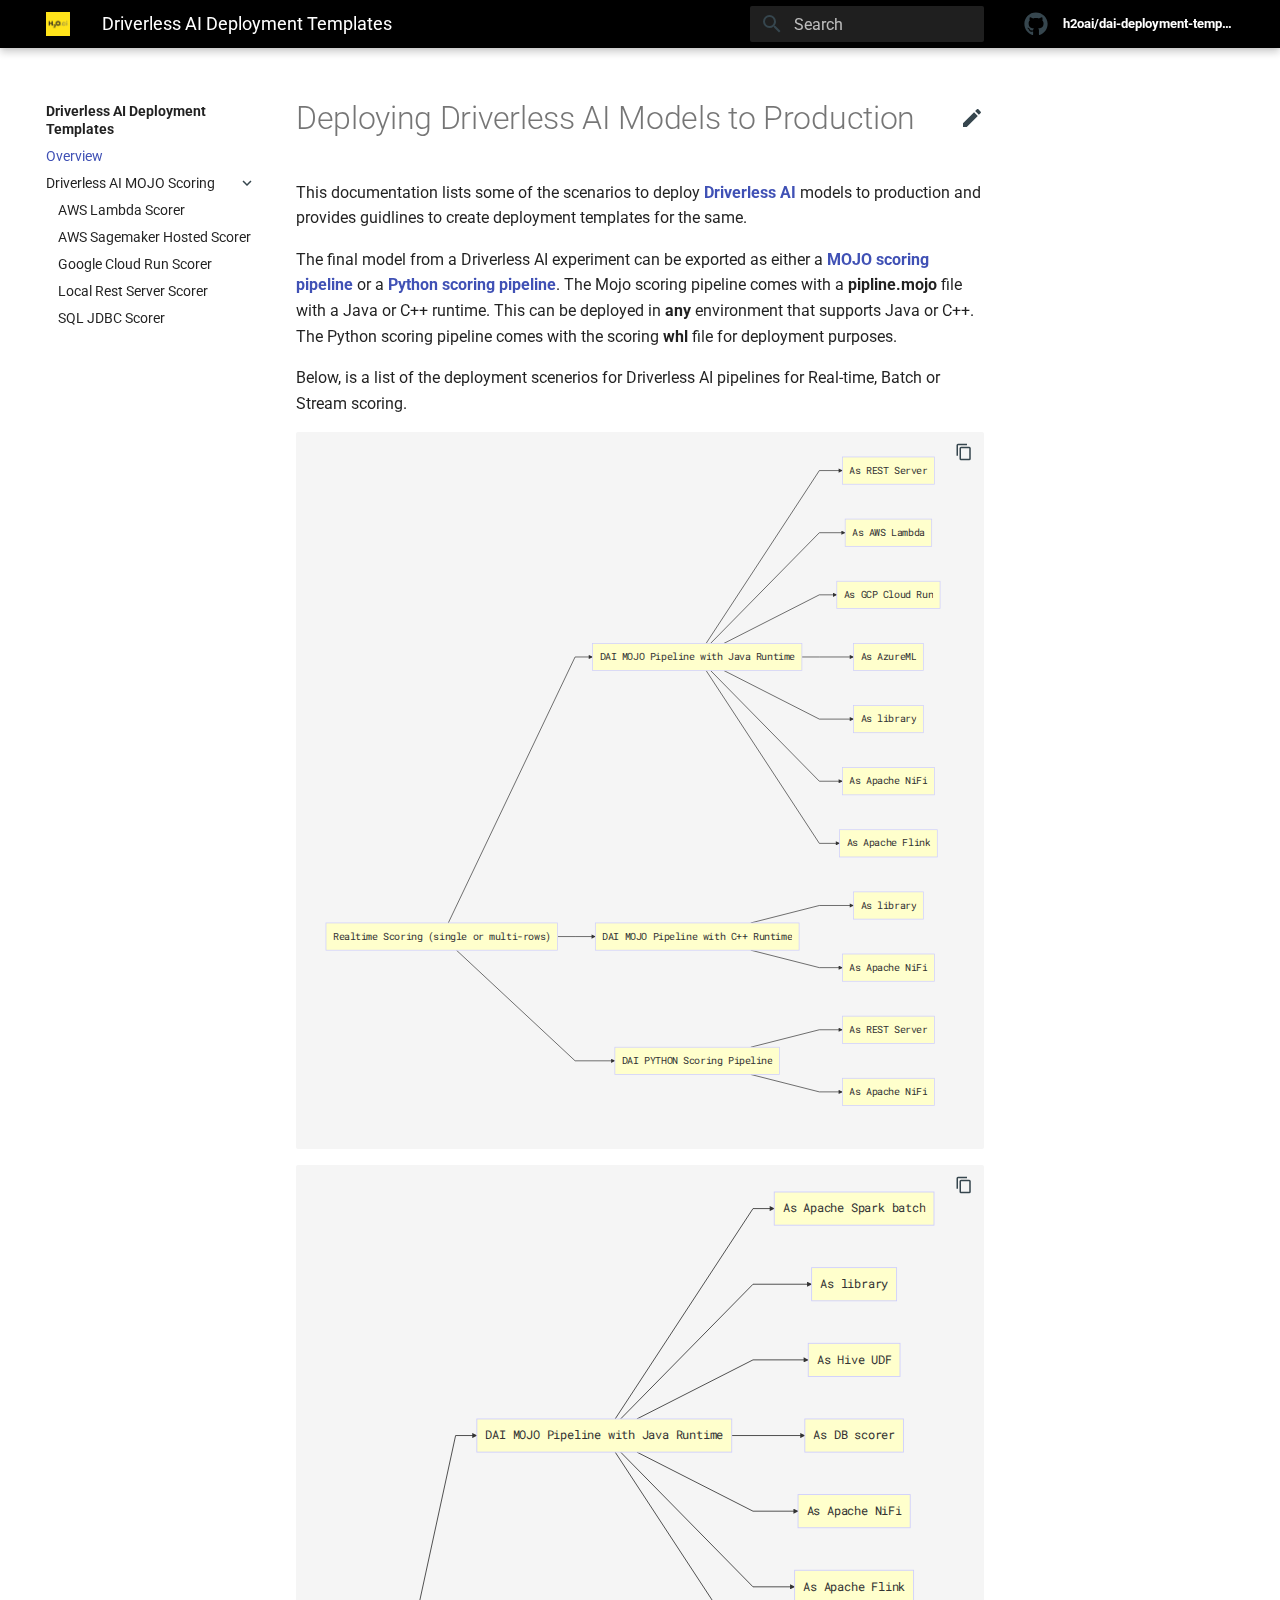
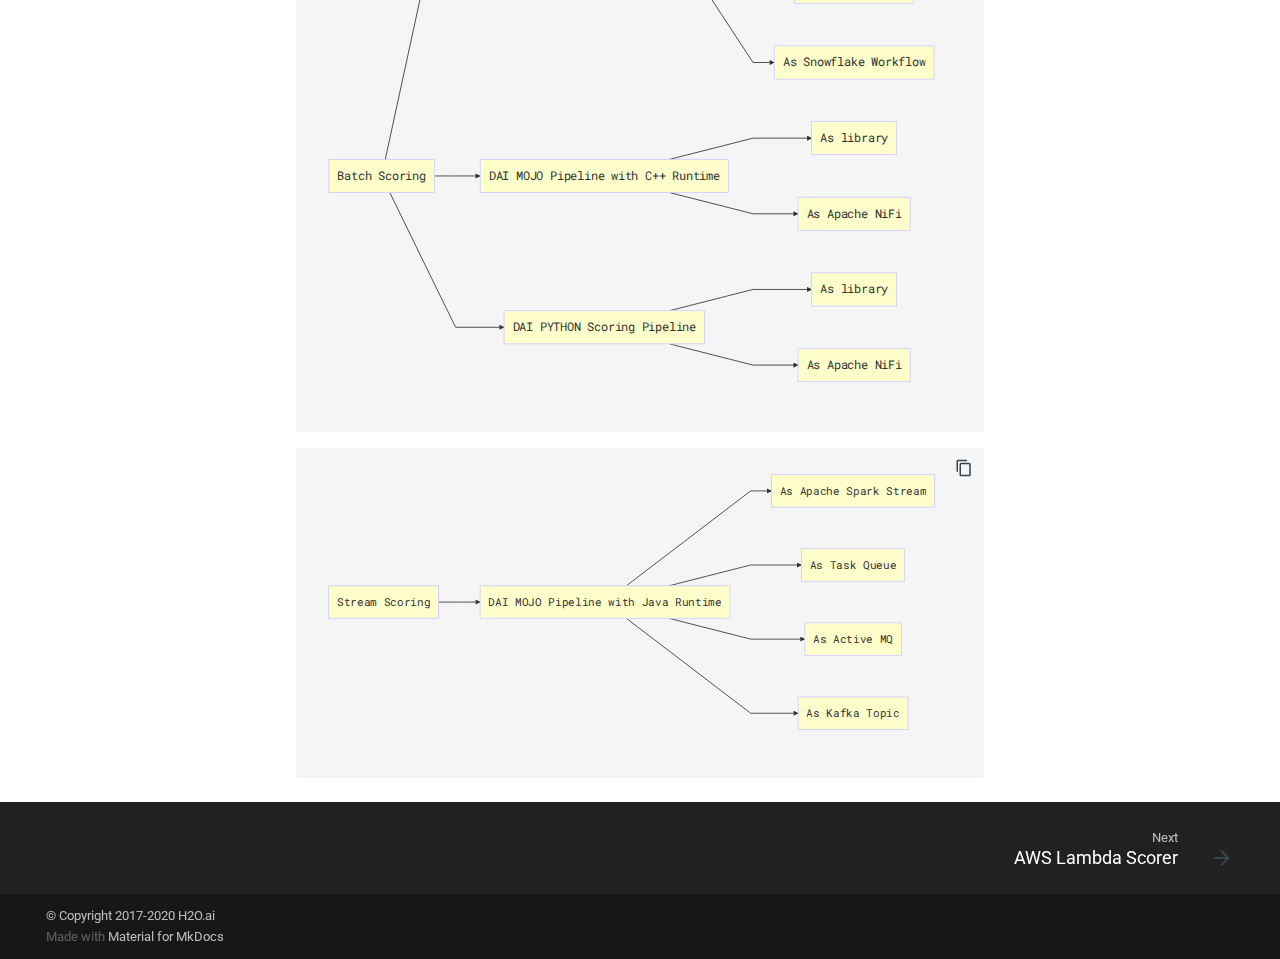
<file: index.html>
<!doctype html>
<html lang="en" class="no-js">
  <head>
    
      <meta charset="utf-8">
      <meta name="viewport" content="width=device-width,initial-scale=1">
      
      
      
        <meta name="author" content="Nidhi Mehta">
      
      <link rel="shortcut icon" href="assets/images/favicon.png">
      <meta name="generator" content="mkdocs-1.1.2, mkdocs-material-5.5.6">
    
    
      
        <title>Driverless AI Deployment Templates</title>
      
    
    
      <link rel="stylesheet" href="assets/stylesheets/main.63b94e9e.min.css">
      
        <link rel="stylesheet" href="assets/stylesheets/palette.7f672a1f.min.css">
      
      
        
        
        <meta name="theme-color" content="">
      
    
    
    
      
        <link href="https://fonts.gstatic.com" rel="preconnect" crossorigin>
        <link rel="stylesheet" href="https://fonts.googleapis.com/css?family=Roboto:300,400,400i,700%7CRoboto+Mono&display=fallback">
        <style>body,input{font-family:"Roboto",-apple-system,BlinkMacSystemFont,Helvetica,Arial,sans-serif}code,kbd,pre{font-family:"Roboto Mono",SFMono-Regular,Consolas,Menlo,monospace}</style>
      
    
    
    
      <link rel="stylesheet" href="css/mermaid.css">
    
    
      
    
    
  </head>
  
  
    
    
    
    <body dir="ltr" data-md-color-scheme="" data-md-color-primary="black" data-md-color-accent="blue">
  
    
    <input class="md-toggle" data-md-toggle="drawer" type="checkbox" id="__drawer" autocomplete="off">
    <input class="md-toggle" data-md-toggle="search" type="checkbox" id="__search" autocomplete="off">
    <label class="md-overlay" for="__drawer"></label>
    <div data-md-component="skip">
      
        
        <a href="#deploying-driverless-ai-models-to-production" class="md-skip">
          Skip to content
        </a>
      
    </div>
    <div data-md-component="announce">
      
    </div>
    
      <header class="md-header" data-md-component="header">
  <nav class="md-header-nav md-grid" aria-label="Header">
    <a href="." title="Driverless AI Deployment Templates" class="md-header-nav__button md-logo" aria-label="Driverless AI Deployment Templates">
      
  <img src="img/h2oai.png" alt="logo">

    </a>
    <label class="md-header-nav__button md-icon" for="__drawer">
      <svg xmlns="http://www.w3.org/2000/svg" viewBox="0 0 24 24"><path d="M3 6h18v2H3V6m0 5h18v2H3v-2m0 5h18v2H3v-2z"/></svg>
    </label>
    <div class="md-header-nav__title" data-md-component="header-title">
      
        <div class="md-header-nav__ellipsis">
          <span class="md-header-nav__topic md-ellipsis">
            Driverless AI Deployment Templates
          </span>
          <span class="md-header-nav__topic md-ellipsis">
            
              Overview
            
          </span>
        </div>
      
    </div>
    
      <label class="md-header-nav__button md-icon" for="__search">
        <svg xmlns="http://www.w3.org/2000/svg" viewBox="0 0 24 24"><path d="M9.5 3A6.5 6.5 0 0116 9.5c0 1.61-.59 3.09-1.56 4.23l.27.27h.79l5 5-1.5 1.5-5-5v-.79l-.27-.27A6.516 6.516 0 019.5 16 6.5 6.5 0 013 9.5 6.5 6.5 0 019.5 3m0 2C7 5 5 7 5 9.5S7 14 9.5 14 14 12 14 9.5 12 5 9.5 5z"/></svg>
      </label>
      
<div class="md-search" data-md-component="search" role="dialog">
  <label class="md-search__overlay" for="__search"></label>
  <div class="md-search__inner" role="search">
    <form class="md-search__form" name="search">
      <input type="text" class="md-search__input" name="query" aria-label="Search" placeholder="Search" autocapitalize="off" autocorrect="off" autocomplete="off" spellcheck="false" data-md-component="search-query" data-md-state="active">
      <label class="md-search__icon md-icon" for="__search">
        <svg xmlns="http://www.w3.org/2000/svg" viewBox="0 0 24 24"><path d="M9.5 3A6.5 6.5 0 0116 9.5c0 1.61-.59 3.09-1.56 4.23l.27.27h.79l5 5-1.5 1.5-5-5v-.79l-.27-.27A6.516 6.516 0 019.5 16 6.5 6.5 0 013 9.5 6.5 6.5 0 019.5 3m0 2C7 5 5 7 5 9.5S7 14 9.5 14 14 12 14 9.5 12 5 9.5 5z"/></svg>
        <svg xmlns="http://www.w3.org/2000/svg" viewBox="0 0 24 24"><path d="M20 11v2H8l5.5 5.5-1.42 1.42L4.16 12l7.92-7.92L13.5 5.5 8 11h12z"/></svg>
      </label>
      <button type="reset" class="md-search__icon md-icon" aria-label="Clear" data-md-component="search-reset" tabindex="-1">
        <svg xmlns="http://www.w3.org/2000/svg" viewBox="0 0 24 24"><path d="M19 6.41L17.59 5 12 10.59 6.41 5 5 6.41 10.59 12 5 17.59 6.41 19 12 13.41 17.59 19 19 17.59 13.41 12 19 6.41z"/></svg>
      </button>
    </form>
    <div class="md-search__output">
      <div class="md-search__scrollwrap" data-md-scrollfix>
        <div class="md-search-result" data-md-component="search-result">
          <div class="md-search-result__meta">
            Initializing search
          </div>
          <ol class="md-search-result__list"></ol>
        </div>
      </div>
    </div>
  </div>
</div>
    
    
      <div class="md-header-nav__source">
        
<a href="https://github.com/h2oai/dai-deployment-templates/" title="Go to repository" class="md-source">
  <div class="md-source__icon md-icon">
    
    <svg xmlns="http://www.w3.org/2000/svg" viewBox="0 0 496 512"><path d="M165.9 397.4c0 2-2.3 3.6-5.2 3.6-3.3.3-5.6-1.3-5.6-3.6 0-2 2.3-3.6 5.2-3.6 3-.3 5.6 1.3 5.6 3.6zm-31.1-4.5c-.7 2 1.3 4.3 4.3 4.9 2.6 1 5.6 0 6.2-2s-1.3-4.3-4.3-5.2c-2.6-.7-5.5.3-6.2 2.3zm44.2-1.7c-2.9.7-4.9 2.6-4.6 4.9.3 2 2.9 3.3 5.9 2.6 2.9-.7 4.9-2.6 4.6-4.6-.3-1.9-3-3.2-5.9-2.9zM244.8 8C106.1 8 0 113.3 0 252c0 110.9 69.8 205.8 169.5 239.2 12.8 2.3 17.3-5.6 17.3-12.1 0-6.2-.3-40.4-.3-61.4 0 0-70 15-84.7-29.8 0 0-11.4-29.1-27.8-36.6 0 0-22.9-15.7 1.6-15.4 0 0 24.9 2 38.6 25.8 21.9 38.6 58.6 27.5 72.9 20.9 2.3-16 8.8-27.1 16-33.7-55.9-6.2-112.3-14.3-112.3-110.5 0-27.5 7.6-41.3 23.6-58.9-2.6-6.5-11.1-33.3 2.6-67.9 20.9-6.5 69 27 69 27 20-5.6 41.5-8.5 62.8-8.5s42.8 2.9 62.8 8.5c0 0 48.1-33.6 69-27 13.7 34.7 5.2 61.4 2.6 67.9 16 17.7 25.8 31.5 25.8 58.9 0 96.5-58.9 104.2-114.8 110.5 9.2 7.9 17 22.9 17 46.4 0 33.7-.3 75.4-.3 83.6 0 6.5 4.6 14.4 17.3 12.1C428.2 457.8 496 362.9 496 252 496 113.3 383.5 8 244.8 8zM97.2 352.9c-1.3 1-1 3.3.7 5.2 1.6 1.6 3.9 2.3 5.2 1 1.3-1 1-3.3-.7-5.2-1.6-1.6-3.9-2.3-5.2-1zm-10.8-8.1c-.7 1.3.3 2.9 2.3 3.9 1.6 1 3.6.7 4.3-.7.7-1.3-.3-2.9-2.3-3.9-2-.6-3.6-.3-4.3.7zm32.4 35.6c-1.6 1.3-1 4.3 1.3 6.2 2.3 2.3 5.2 2.6 6.5 1 1.3-1.3.7-4.3-1.3-6.2-2.2-2.3-5.2-2.6-6.5-1zm-11.4-14.7c-1.6 1-1.6 3.6 0 5.9 1.6 2.3 4.3 3.3 5.6 2.3 1.6-1.3 1.6-3.9 0-6.2-1.4-2.3-4-3.3-5.6-2z"/></svg>
  </div>
  <div class="md-source__repository">
    h2oai/dai-deployment-templates
  </div>
</a>
      </div>
    
  </nav>
</header>
    
    <div class="md-container" data-md-component="container">
      
        
      
      
        
      
      <main class="md-main" data-md-component="main">
        <div class="md-main__inner md-grid">
          
            
              <div class="md-sidebar md-sidebar--primary" data-md-component="navigation">
                <div class="md-sidebar__scrollwrap">
                  <div class="md-sidebar__inner">
                    <nav class="md-nav md-nav--primary" aria-label="Navigation" data-md-level="0">
  <label class="md-nav__title" for="__drawer">
    <a href="." title="Driverless AI Deployment Templates" class="md-nav__button md-logo" aria-label="Driverless AI Deployment Templates">
      
  <img src="img/h2oai.png" alt="logo">

    </a>
    Driverless AI Deployment Templates
  </label>
  
    <div class="md-nav__source">
      
<a href="https://github.com/h2oai/dai-deployment-templates/" title="Go to repository" class="md-source">
  <div class="md-source__icon md-icon">
    
    <svg xmlns="http://www.w3.org/2000/svg" viewBox="0 0 496 512"><path d="M165.9 397.4c0 2-2.3 3.6-5.2 3.6-3.3.3-5.6-1.3-5.6-3.6 0-2 2.3-3.6 5.2-3.6 3-.3 5.6 1.3 5.6 3.6zm-31.1-4.5c-.7 2 1.3 4.3 4.3 4.9 2.6 1 5.6 0 6.2-2s-1.3-4.3-4.3-5.2c-2.6-.7-5.5.3-6.2 2.3zm44.2-1.7c-2.9.7-4.9 2.6-4.6 4.9.3 2 2.9 3.3 5.9 2.6 2.9-.7 4.9-2.6 4.6-4.6-.3-1.9-3-3.2-5.9-2.9zM244.8 8C106.1 8 0 113.3 0 252c0 110.9 69.8 205.8 169.5 239.2 12.8 2.3 17.3-5.6 17.3-12.1 0-6.2-.3-40.4-.3-61.4 0 0-70 15-84.7-29.8 0 0-11.4-29.1-27.8-36.6 0 0-22.9-15.7 1.6-15.4 0 0 24.9 2 38.6 25.8 21.9 38.6 58.6 27.5 72.9 20.9 2.3-16 8.8-27.1 16-33.7-55.9-6.2-112.3-14.3-112.3-110.5 0-27.5 7.6-41.3 23.6-58.9-2.6-6.5-11.1-33.3 2.6-67.9 20.9-6.5 69 27 69 27 20-5.6 41.5-8.5 62.8-8.5s42.8 2.9 62.8 8.5c0 0 48.1-33.6 69-27 13.7 34.7 5.2 61.4 2.6 67.9 16 17.7 25.8 31.5 25.8 58.9 0 96.5-58.9 104.2-114.8 110.5 9.2 7.9 17 22.9 17 46.4 0 33.7-.3 75.4-.3 83.6 0 6.5 4.6 14.4 17.3 12.1C428.2 457.8 496 362.9 496 252 496 113.3 383.5 8 244.8 8zM97.2 352.9c-1.3 1-1 3.3.7 5.2 1.6 1.6 3.9 2.3 5.2 1 1.3-1 1-3.3-.7-5.2-1.6-1.6-3.9-2.3-5.2-1zm-10.8-8.1c-.7 1.3.3 2.9 2.3 3.9 1.6 1 3.6.7 4.3-.7.7-1.3-.3-2.9-2.3-3.9-2-.6-3.6-.3-4.3.7zm32.4 35.6c-1.6 1.3-1 4.3 1.3 6.2 2.3 2.3 5.2 2.6 6.5 1 1.3-1.3.7-4.3-1.3-6.2-2.2-2.3-5.2-2.6-6.5-1zm-11.4-14.7c-1.6 1-1.6 3.6 0 5.9 1.6 2.3 4.3 3.3 5.6 2.3 1.6-1.3 1.6-3.9 0-6.2-1.4-2.3-4-3.3-5.6-2z"/></svg>
  </div>
  <div class="md-source__repository">
    h2oai/dai-deployment-templates
  </div>
</a>
    </div>
  
  <ul class="md-nav__list" data-md-scrollfix>
    
      
      
      

  


  <li class="md-nav__item md-nav__item--active">
    
    <input class="md-nav__toggle md-toggle" data-md-toggle="toc" type="checkbox" id="__toc">
    
      
    
    
    <a href="." title="Overview" class="md-nav__link md-nav__link--active">
      Overview
    </a>
    
  </li>

    
      
      
      


  <li class="md-nav__item md-nav__item--nested">
    
      <input class="md-nav__toggle md-toggle" data-md-toggle="nav-2" type="checkbox" id="nav-2">
    
    <label class="md-nav__link" for="nav-2">
      Driverless AI MOJO Scoring
      <span class="md-nav__icon md-icon">
        <svg xmlns="http://www.w3.org/2000/svg" viewBox="0 0 24 24"><path d="M8.59 16.58L13.17 12 8.59 7.41 10 6l6 6-6 6-1.41-1.42z"/></svg>
      </span>
    </label>
    <nav class="md-nav" aria-label="Driverless AI MOJO Scoring" data-md-level="1">
      <label class="md-nav__title" for="nav-2">
        <span class="md-nav__icon md-icon">
          <svg xmlns="http://www.w3.org/2000/svg" viewBox="0 0 24 24"><path d="M20 11v2H8l5.5 5.5-1.42 1.42L4.16 12l7.92-7.92L13.5 5.5 8 11h12z"/></svg>
        </span>
        Driverless AI MOJO Scoring
      </label>
      <ul class="md-nav__list" data-md-scrollfix>
        
        
          
          
          


  <li class="md-nav__item">
    <a href="aws_lambda_scorer/" title="AWS Lambda Scorer" class="md-nav__link">
      AWS Lambda Scorer
    </a>
  </li>

        
          
          
          


  <li class="md-nav__item">
    <a href="aws-sagemaker-hosted-scorer/" title="AWS Sagemaker Hosted Scorer" class="md-nav__link">
      AWS Sagemaker Hosted Scorer
    </a>
  </li>

        
          
          
          


  <li class="md-nav__item">
    <a href="gcp/" title="Google Cloud Run Scorer" class="md-nav__link">
      Google Cloud Run Scorer
    </a>
  </li>

        
          
          
          


  <li class="md-nav__item">
    <a href="local-rest-scorer/" title="Local Rest Server Scorer" class="md-nav__link">
      Local Rest Server Scorer
    </a>
  </li>

        
          
          
          


  <li class="md-nav__item">
    <a href="sql-jdbc-scorer/" title="SQL JDBC Scorer" class="md-nav__link">
      SQL JDBC Scorer
    </a>
  </li>

        
      </ul>
    </nav>
  </li>

    
  </ul>
</nav>
                  </div>
                </div>
              </div>
            
            
              <div class="md-sidebar md-sidebar--secondary" data-md-component="toc">
                <div class="md-sidebar__scrollwrap">
                  <div class="md-sidebar__inner">
                    
<nav class="md-nav md-nav--secondary" aria-label="Table of contents">
  
  
    
  
  
</nav>
                  </div>
                </div>
              </div>
            
          
          <div class="md-content">
            <article class="md-content__inner md-typeset">
              
                
                  <a href="https://github.com/h2oai/dai-deployment-templates/edit/master/docs/index.md" title="Edit this page" class="md-content__button md-icon">
                    <svg xmlns="http://www.w3.org/2000/svg" viewBox="0 0 24 24"><path d="M20.71 7.04c.39-.39.39-1.04 0-1.41l-2.34-2.34c-.37-.39-1.02-.39-1.41 0l-1.84 1.83 3.75 3.75M3 17.25V21h3.75L17.81 9.93l-3.75-3.75L3 17.25z"/></svg>
                  </a>
                
                
                  
                
                
                <h1 id="deploying-driverless-ai-models-to-production">Deploying Driverless AI Models to Production<a class="headerlink" href="#deploying-driverless-ai-models-to-production" title="Permanent link">&para;</a></h1>
<p>This documentation lists some of the scenarios to deploy <strong><a href="http://docs.h2o.ai/driverless-ai/latest-stable/docs/userguide/index.html">Driverless AI</a></strong> models to production and provides guidlines to create deployment templates for the same.</p>
<p>The final model from a Driverless AI experiment can be exported as either a  <strong><a href="http://docs.h2o.ai/driverless-ai/latest-stable/docs/userguide/scoring-mojo-pipelines.html">MOJO scoring pipeline</a></strong> or a <strong><a href="http://docs.h2o.ai/driverless-ai/latest-stable/docs/userguide/scoring-standalone-python.html">Python scoring pipeline</a></strong>. The Mojo scoring pipeline comes with a <strong>pipline.mojo</strong> file with a Java or C++ runtime. This can be deployed in <strong>any</strong> environment that supports Java or C++. The Python scoring pipeline comes with the scoring <strong>whl</strong> file for deployment purposes. </p>
<p>Below, is a list of the deployment scenerios for Driverless AI pipelines for Real-time, Batch or Stream scoring.</p>
<pre><code class="mermaid">graph LR;

  A[&quot;Realtime Scoring (single or multi-rows)&quot;]--&gt;AA[DAI MOJO Pipeline with Java Runtime];
  A--&gt;AB[DAI MOJO Pipeline with C++ Runtime];
  A--&gt;AC[DAI PYTHON Scoring Pipeline];

  AA--&gt;AAA[&quot;As REST Server&quot;]
  AA--&gt;AAB[&quot;As AWS Lambda&quot;]
  AA--&gt;AAC[&quot;As GCP Cloud Run&quot;]
  AA--&gt;AAD[&quot;As AzureML&quot;]
  AA--&gt;AAE[&quot;As library&quot;]
  AA--&gt;AAF[&quot;As Apache NiFi &quot;]
  AA--&gt;AAG[&quot;As Apache Flink&quot;]

  AB--&gt;ABA[&quot;As library&quot;]
  AB--&gt;ABB[&quot;As Apache NiFi &quot;]

  AC--&gt;ACA[&quot;As REST Server&quot;]
  AC--&gt;ACB[&quot;As Apache NiFi&quot;]

  click AAA &quot;./local-rest-scorer&quot;
  click AAB &quot;./aws_lambda_scorer&quot;
  click AAC &quot;./gcp&quot;
  click AAF &quot;https://github.com/james94/dai-deployment-examples/tree/mojo-nifi/mojo-nifi&quot;
  click AAG &quot;https://github.com/h2oai/dai-deployment-examples/tree/master/mojo-flink&quot;

</code></pre>

<pre><code class="mermaid">graph LR;

  A[&quot;Batch Scoring&quot;]--&gt;AA[DAI MOJO Pipeline with Java Runtime];
  A--&gt;AB[DAI MOJO Pipeline with C++ Runtime];
  A--&gt;AC[DAI PYTHON Scoring Pipeline];

  AA--&gt;AAA[&quot;As Apache Spark batch&quot;]
  AA--&gt;AAB[&quot;As library&quot;]
  AA--&gt;AAC[&quot;As Hive UDF&quot;]
  AA--&gt;AAD[&quot;As DB scorer&quot;]
  AA--&gt;AAE[&quot;As Apache NiFi&quot;]
  AA--&gt;AAF[&quot;As Apache Flink&quot;]
  AA--&gt;AAG[&quot;As Snowflake Workflow&quot;]

  AB--&gt;ABA[&quot;As library&quot;]
  AB--&gt;ABB[&quot;As Apache NiFi&quot;]

  AC--&gt;ACA[&quot;As library&quot;]
  AC--&gt;ACB[&quot;As Apache NiFi&quot;]

  click AAA &quot;http://docs.h2o.ai/sparkling-water/3.0/latest-stable/doc/deployment/load_mojo_pipeline.html#loading-and-score-the-mojo&quot;
  click AAD &quot;./sql-jdbc-scorer&quot;
  click AAE &quot;https://github.com/james94/dai-deployment-examples/tree/mojo-nifi/mojo-nifi&quot;
  click AAF &quot;https://github.com/h2oai/dai-deployment-examples/tree/master/mojo-flink&quot;
  click AAG &quot;https://www.youtube.com/watch?v=EMpGVer01WE&quot;
</code></pre>

<pre><code class="mermaid">graph LR;

  A[&quot;Stream Scoring&quot;]--&gt;AA[DAI MOJO Pipeline with Java Runtime];

  AA--&gt;AAA[&quot;As Apache Spark Stream&quot;]
  AA--&gt;AAB[&quot;As Task Queue &quot;]
  AA--&gt;AAC[&quot;As Active MQ&quot;]
  AA--&gt;AAD[&quot;As Kafka Topic&quot;]

  click AAD &quot;https://github.com/h2oai/dai-deployment-examples/blob/master/mojo-flink/daimojo-flink-kafka.md&quot;

</code></pre>
                
              
              
                


              
            </article>
          </div>
        </div>
      </main>
      
        
<footer class="md-footer">
  
    <div class="md-footer-nav">
      <nav class="md-footer-nav__inner md-grid" aria-label="Footer">
        
        
          <a href="aws_lambda_scorer/" title="AWS Lambda Scorer" class="md-footer-nav__link md-footer-nav__link--next" rel="next">
            <div class="md-footer-nav__title">
              <div class="md-ellipsis">
                <span class="md-footer-nav__direction">
                  Next
                </span>
                AWS Lambda Scorer
              </div>
            </div>
            <div class="md-footer-nav__button md-icon">
              <svg xmlns="http://www.w3.org/2000/svg" viewBox="0 0 24 24"><path d="M4 11v2h12l-5.5 5.5 1.42 1.42L19.84 12l-7.92-7.92L10.5 5.5 16 11H4z"/></svg>
            </div>
          </a>
        
      </nav>
    </div>
  
  <div class="md-footer-meta md-typeset">
    <div class="md-footer-meta__inner md-grid">
      <div class="md-footer-copyright">
        
          <div class="md-footer-copyright__highlight">
            © Copyright 2017-2020 H2O.ai
          </div>
        
        Made with
        <a href="https://squidfunk.github.io/mkdocs-material/" target="_blank" rel="noopener">
          Material for MkDocs
        </a>
      </div>
      
    </div>
  </div>
</footer>
      
    </div>
    
      <script src="assets/javascripts/vendor.d1f5a259.min.js"></script>
      <script src="assets/javascripts/bundle.d5fec882.min.js"></script><script id="__lang" type="application/json">{"clipboard.copy": "Copy to clipboard", "clipboard.copied": "Copied to clipboard", "search.config.lang": "en", "search.config.pipeline": "trimmer, stopWordFilter", "search.config.separator": "[\\s\\-]+", "search.result.placeholder": "Type to start searching", "search.result.none": "No matching documents", "search.result.one": "1 matching document", "search.result.other": "# matching documents"}</script>
      
      <script>
        app = initialize({
          base: ".",
          features: ["navigation.expand"],
          search: Object.assign({
            worker: "assets/javascripts/worker/search.fae956e7.min.js"
          }, typeof search !== "undefined" && search)
        })
      </script>
      
        <script src="javascripts/mermaid.min.js"></script>
      
        <script src="javascripts/nav-expand.js"></script>
      
    
  </body>
</html>
</file>
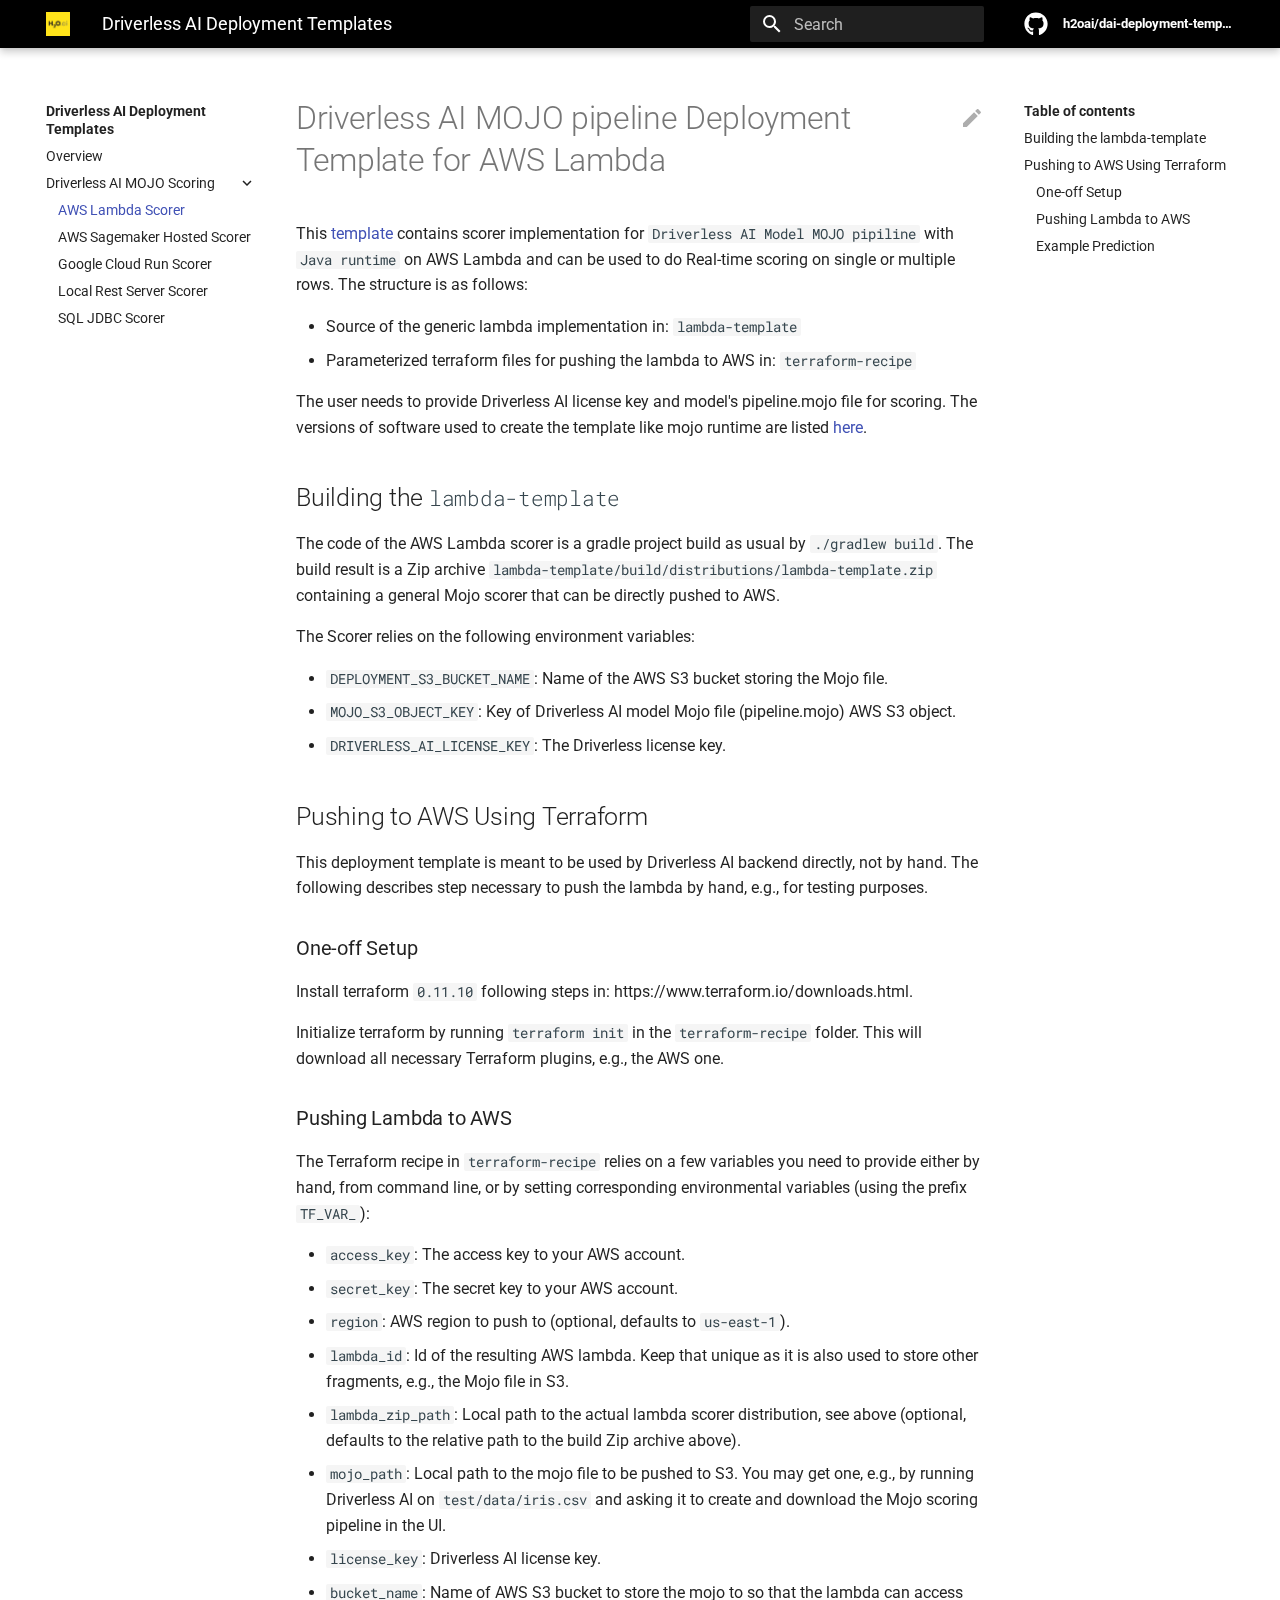
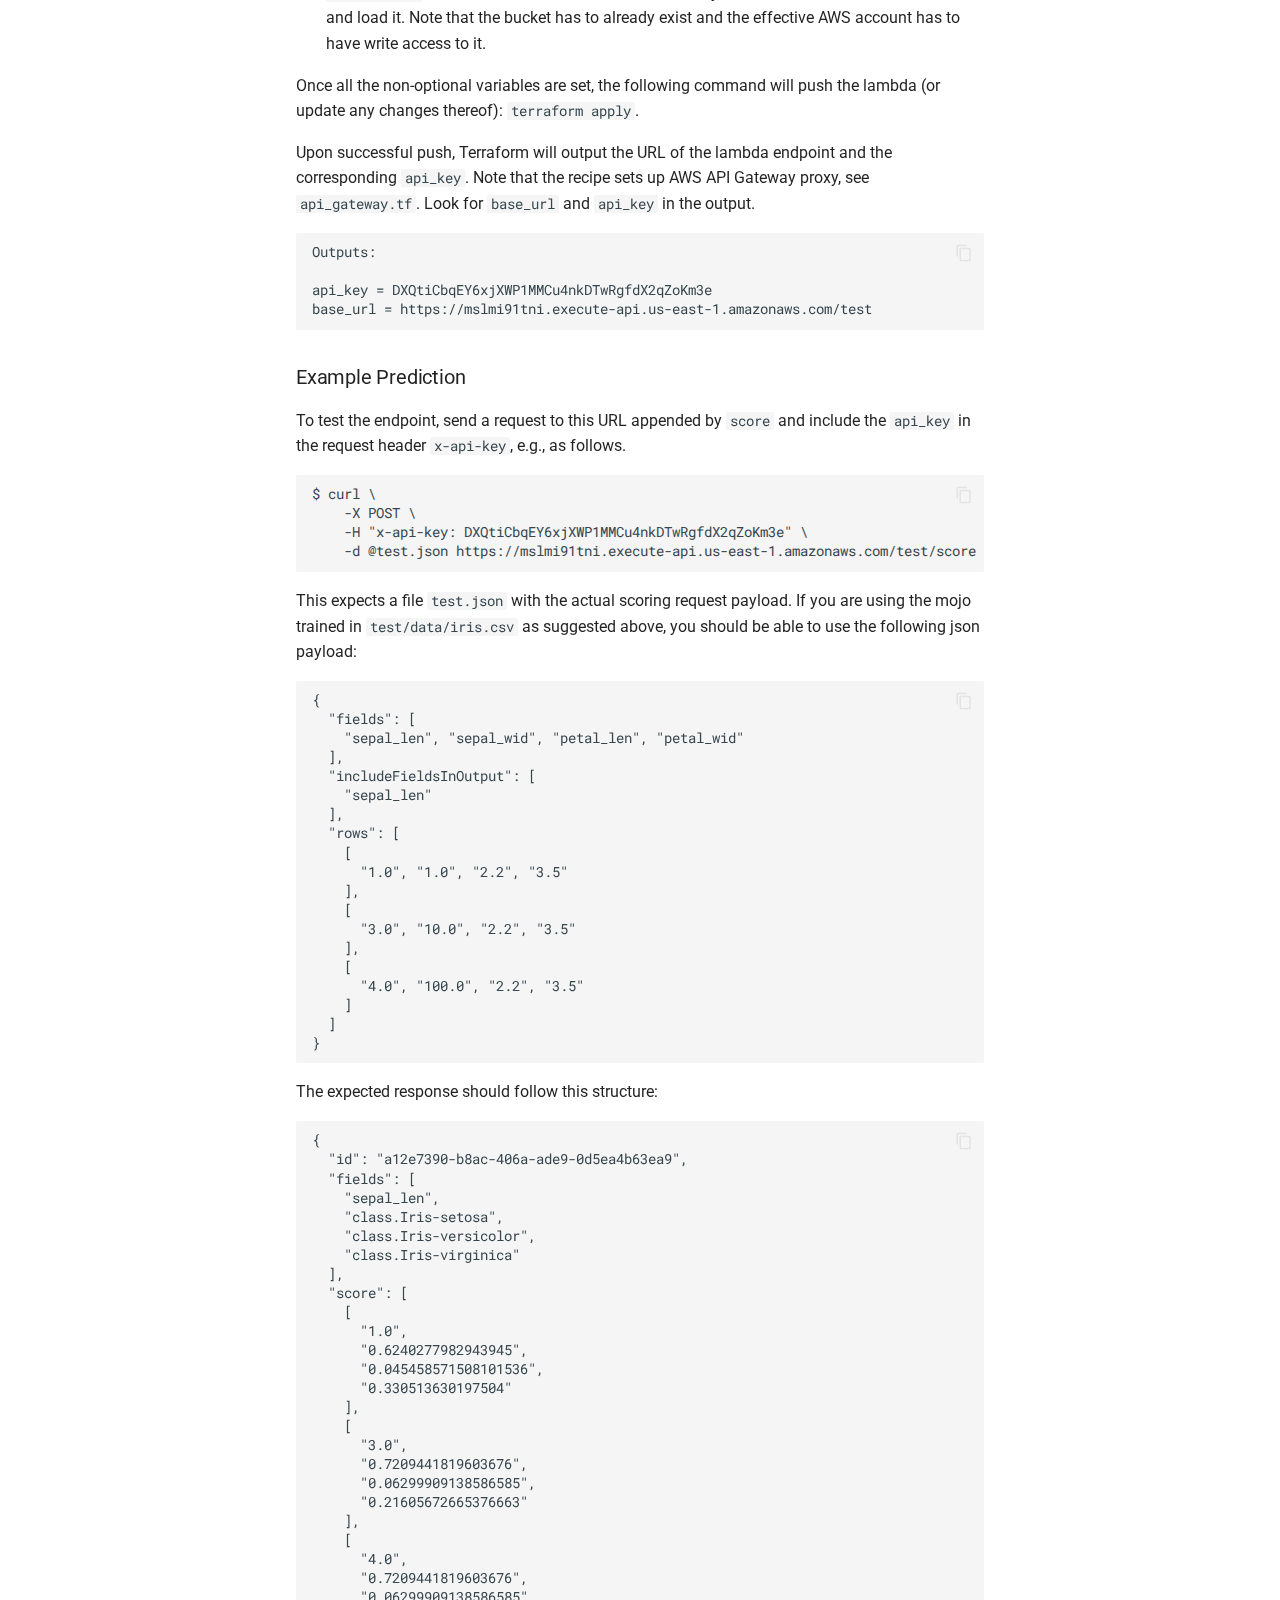
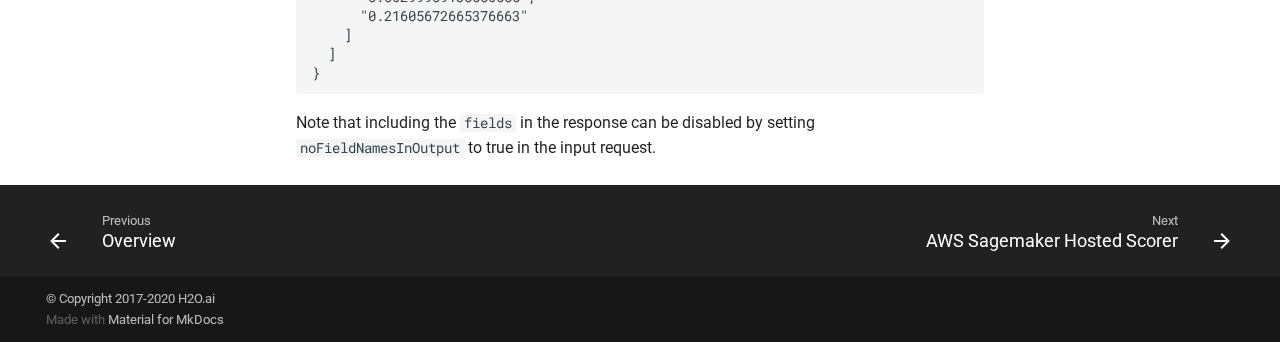
<file: aws_lambda_scorer/index.html>
<!doctype html>
<html lang="en" class="no-js">
  <head>
    
      <meta charset="utf-8">
      <meta name="viewport" content="width=device-width,initial-scale=1">
      
      
      
        <meta name="author" content="Nidhi Mehta">
      
      <link rel="shortcut icon" href="../assets/images/favicon.png">
      <meta name="generator" content="mkdocs-1.1.2, mkdocs-material-5.5.6">
    
    
      
        <title>AWS Lambda Scorer - Driverless AI Deployment Templates</title>
      
    
    
      <link rel="stylesheet" href="../assets/stylesheets/main.63b94e9e.min.css">
      
        <link rel="stylesheet" href="../assets/stylesheets/palette.7f672a1f.min.css">
      
      
        
        
        <meta name="theme-color" content="">
      
    
    
    
      
        <link href="https://fonts.gstatic.com" rel="preconnect" crossorigin>
        <link rel="stylesheet" href="https://fonts.googleapis.com/css?family=Roboto:300,400,400i,700%7CRoboto+Mono&display=fallback">
        <style>body,input{font-family:"Roboto",-apple-system,BlinkMacSystemFont,Helvetica,Arial,sans-serif}code,kbd,pre{font-family:"Roboto Mono",SFMono-Regular,Consolas,Menlo,monospace}</style>
      
    
    
    
      <link rel="stylesheet" href="../css/mermaid.css">
    
    
      
    
    
  </head>
  
  
    
    
    
    <body dir="ltr" data-md-color-scheme="" data-md-color-primary="black" data-md-color-accent="blue">
  
    
    <input class="md-toggle" data-md-toggle="drawer" type="checkbox" id="__drawer" autocomplete="off">
    <input class="md-toggle" data-md-toggle="search" type="checkbox" id="__search" autocomplete="off">
    <label class="md-overlay" for="__drawer"></label>
    <div data-md-component="skip">
      
        
        <a href="#driverless-ai-mojo-pipeline-deployment-template-for-aws-lambda" class="md-skip">
          Skip to content
        </a>
      
    </div>
    <div data-md-component="announce">
      
    </div>
    
      <header class="md-header" data-md-component="header">
  <nav class="md-header-nav md-grid" aria-label="Header">
    <a href=".." title="Driverless AI Deployment Templates" class="md-header-nav__button md-logo" aria-label="Driverless AI Deployment Templates">
      
  <img src="../img/h2oai.png" alt="logo">

    </a>
    <label class="md-header-nav__button md-icon" for="__drawer">
      <svg xmlns="http://www.w3.org/2000/svg" viewBox="0 0 24 24"><path d="M3 6h18v2H3V6m0 5h18v2H3v-2m0 5h18v2H3v-2z"/></svg>
    </label>
    <div class="md-header-nav__title" data-md-component="header-title">
      
        <div class="md-header-nav__ellipsis">
          <span class="md-header-nav__topic md-ellipsis">
            Driverless AI Deployment Templates
          </span>
          <span class="md-header-nav__topic md-ellipsis">
            
              AWS Lambda Scorer
            
          </span>
        </div>
      
    </div>
    
      <label class="md-header-nav__button md-icon" for="__search">
        <svg xmlns="http://www.w3.org/2000/svg" viewBox="0 0 24 24"><path d="M9.5 3A6.5 6.5 0 0116 9.5c0 1.61-.59 3.09-1.56 4.23l.27.27h.79l5 5-1.5 1.5-5-5v-.79l-.27-.27A6.516 6.516 0 019.5 16 6.5 6.5 0 013 9.5 6.5 6.5 0 019.5 3m0 2C7 5 5 7 5 9.5S7 14 9.5 14 14 12 14 9.5 12 5 9.5 5z"/></svg>
      </label>
      
<div class="md-search" data-md-component="search" role="dialog">
  <label class="md-search__overlay" for="__search"></label>
  <div class="md-search__inner" role="search">
    <form class="md-search__form" name="search">
      <input type="text" class="md-search__input" name="query" aria-label="Search" placeholder="Search" autocapitalize="off" autocorrect="off" autocomplete="off" spellcheck="false" data-md-component="search-query" data-md-state="active">
      <label class="md-search__icon md-icon" for="__search">
        <svg xmlns="http://www.w3.org/2000/svg" viewBox="0 0 24 24"><path d="M9.5 3A6.5 6.5 0 0116 9.5c0 1.61-.59 3.09-1.56 4.23l.27.27h.79l5 5-1.5 1.5-5-5v-.79l-.27-.27A6.516 6.516 0 019.5 16 6.5 6.5 0 013 9.5 6.5 6.5 0 019.5 3m0 2C7 5 5 7 5 9.5S7 14 9.5 14 14 12 14 9.5 12 5 9.5 5z"/></svg>
        <svg xmlns="http://www.w3.org/2000/svg" viewBox="0 0 24 24"><path d="M20 11v2H8l5.5 5.5-1.42 1.42L4.16 12l7.92-7.92L13.5 5.5 8 11h12z"/></svg>
      </label>
      <button type="reset" class="md-search__icon md-icon" aria-label="Clear" data-md-component="search-reset" tabindex="-1">
        <svg xmlns="http://www.w3.org/2000/svg" viewBox="0 0 24 24"><path d="M19 6.41L17.59 5 12 10.59 6.41 5 5 6.41 10.59 12 5 17.59 6.41 19 12 13.41 17.59 19 19 17.59 13.41 12 19 6.41z"/></svg>
      </button>
    </form>
    <div class="md-search__output">
      <div class="md-search__scrollwrap" data-md-scrollfix>
        <div class="md-search-result" data-md-component="search-result">
          <div class="md-search-result__meta">
            Initializing search
          </div>
          <ol class="md-search-result__list"></ol>
        </div>
      </div>
    </div>
  </div>
</div>
    
    
      <div class="md-header-nav__source">
        
<a href="https://github.com/h2oai/dai-deployment-templates/" title="Go to repository" class="md-source">
  <div class="md-source__icon md-icon">
    
    <svg xmlns="http://www.w3.org/2000/svg" viewBox="0 0 496 512"><path d="M165.9 397.4c0 2-2.3 3.6-5.2 3.6-3.3.3-5.6-1.3-5.6-3.6 0-2 2.3-3.6 5.2-3.6 3-.3 5.6 1.3 5.6 3.6zm-31.1-4.5c-.7 2 1.3 4.3 4.3 4.9 2.6 1 5.6 0 6.2-2s-1.3-4.3-4.3-5.2c-2.6-.7-5.5.3-6.2 2.3zm44.2-1.7c-2.9.7-4.9 2.6-4.6 4.9.3 2 2.9 3.3 5.9 2.6 2.9-.7 4.9-2.6 4.6-4.6-.3-1.9-3-3.2-5.9-2.9zM244.8 8C106.1 8 0 113.3 0 252c0 110.9 69.8 205.8 169.5 239.2 12.8 2.3 17.3-5.6 17.3-12.1 0-6.2-.3-40.4-.3-61.4 0 0-70 15-84.7-29.8 0 0-11.4-29.1-27.8-36.6 0 0-22.9-15.7 1.6-15.4 0 0 24.9 2 38.6 25.8 21.9 38.6 58.6 27.5 72.9 20.9 2.3-16 8.8-27.1 16-33.7-55.9-6.2-112.3-14.3-112.3-110.5 0-27.5 7.6-41.3 23.6-58.9-2.6-6.5-11.1-33.3 2.6-67.9 20.9-6.5 69 27 69 27 20-5.6 41.5-8.5 62.8-8.5s42.8 2.9 62.8 8.5c0 0 48.1-33.6 69-27 13.7 34.7 5.2 61.4 2.6 67.9 16 17.7 25.8 31.5 25.8 58.9 0 96.5-58.9 104.2-114.8 110.5 9.2 7.9 17 22.9 17 46.4 0 33.7-.3 75.4-.3 83.6 0 6.5 4.6 14.4 17.3 12.1C428.2 457.8 496 362.9 496 252 496 113.3 383.5 8 244.8 8zM97.2 352.9c-1.3 1-1 3.3.7 5.2 1.6 1.6 3.9 2.3 5.2 1 1.3-1 1-3.3-.7-5.2-1.6-1.6-3.9-2.3-5.2-1zm-10.8-8.1c-.7 1.3.3 2.9 2.3 3.9 1.6 1 3.6.7 4.3-.7.7-1.3-.3-2.9-2.3-3.9-2-.6-3.6-.3-4.3.7zm32.4 35.6c-1.6 1.3-1 4.3 1.3 6.2 2.3 2.3 5.2 2.6 6.5 1 1.3-1.3.7-4.3-1.3-6.2-2.2-2.3-5.2-2.6-6.5-1zm-11.4-14.7c-1.6 1-1.6 3.6 0 5.9 1.6 2.3 4.3 3.3 5.6 2.3 1.6-1.3 1.6-3.9 0-6.2-1.4-2.3-4-3.3-5.6-2z"/></svg>
  </div>
  <div class="md-source__repository">
    h2oai/dai-deployment-templates
  </div>
</a>
      </div>
    
  </nav>
</header>
    
    <div class="md-container" data-md-component="container">
      
        
      
      
        
      
      <main class="md-main" data-md-component="main">
        <div class="md-main__inner md-grid">
          
            
              <div class="md-sidebar md-sidebar--primary" data-md-component="navigation">
                <div class="md-sidebar__scrollwrap">
                  <div class="md-sidebar__inner">
                    <nav class="md-nav md-nav--primary" aria-label="Navigation" data-md-level="0">
  <label class="md-nav__title" for="__drawer">
    <a href=".." title="Driverless AI Deployment Templates" class="md-nav__button md-logo" aria-label="Driverless AI Deployment Templates">
      
  <img src="../img/h2oai.png" alt="logo">

    </a>
    Driverless AI Deployment Templates
  </label>
  
    <div class="md-nav__source">
      
<a href="https://github.com/h2oai/dai-deployment-templates/" title="Go to repository" class="md-source">
  <div class="md-source__icon md-icon">
    
    <svg xmlns="http://www.w3.org/2000/svg" viewBox="0 0 496 512"><path d="M165.9 397.4c0 2-2.3 3.6-5.2 3.6-3.3.3-5.6-1.3-5.6-3.6 0-2 2.3-3.6 5.2-3.6 3-.3 5.6 1.3 5.6 3.6zm-31.1-4.5c-.7 2 1.3 4.3 4.3 4.9 2.6 1 5.6 0 6.2-2s-1.3-4.3-4.3-5.2c-2.6-.7-5.5.3-6.2 2.3zm44.2-1.7c-2.9.7-4.9 2.6-4.6 4.9.3 2 2.9 3.3 5.9 2.6 2.9-.7 4.9-2.6 4.6-4.6-.3-1.9-3-3.2-5.9-2.9zM244.8 8C106.1 8 0 113.3 0 252c0 110.9 69.8 205.8 169.5 239.2 12.8 2.3 17.3-5.6 17.3-12.1 0-6.2-.3-40.4-.3-61.4 0 0-70 15-84.7-29.8 0 0-11.4-29.1-27.8-36.6 0 0-22.9-15.7 1.6-15.4 0 0 24.9 2 38.6 25.8 21.9 38.6 58.6 27.5 72.9 20.9 2.3-16 8.8-27.1 16-33.7-55.9-6.2-112.3-14.3-112.3-110.5 0-27.5 7.6-41.3 23.6-58.9-2.6-6.5-11.1-33.3 2.6-67.9 20.9-6.5 69 27 69 27 20-5.6 41.5-8.5 62.8-8.5s42.8 2.9 62.8 8.5c0 0 48.1-33.6 69-27 13.7 34.7 5.2 61.4 2.6 67.9 16 17.7 25.8 31.5 25.8 58.9 0 96.5-58.9 104.2-114.8 110.5 9.2 7.9 17 22.9 17 46.4 0 33.7-.3 75.4-.3 83.6 0 6.5 4.6 14.4 17.3 12.1C428.2 457.8 496 362.9 496 252 496 113.3 383.5 8 244.8 8zM97.2 352.9c-1.3 1-1 3.3.7 5.2 1.6 1.6 3.9 2.3 5.2 1 1.3-1 1-3.3-.7-5.2-1.6-1.6-3.9-2.3-5.2-1zm-10.8-8.1c-.7 1.3.3 2.9 2.3 3.9 1.6 1 3.6.7 4.3-.7.7-1.3-.3-2.9-2.3-3.9-2-.6-3.6-.3-4.3.7zm32.4 35.6c-1.6 1.3-1 4.3 1.3 6.2 2.3 2.3 5.2 2.6 6.5 1 1.3-1.3.7-4.3-1.3-6.2-2.2-2.3-5.2-2.6-6.5-1zm-11.4-14.7c-1.6 1-1.6 3.6 0 5.9 1.6 2.3 4.3 3.3 5.6 2.3 1.6-1.3 1.6-3.9 0-6.2-1.4-2.3-4-3.3-5.6-2z"/></svg>
  </div>
  <div class="md-source__repository">
    h2oai/dai-deployment-templates
  </div>
</a>
    </div>
  
  <ul class="md-nav__list" data-md-scrollfix>
    
      
      
      


  <li class="md-nav__item">
    <a href=".." title="Overview" class="md-nav__link">
      Overview
    </a>
  </li>

    
      
      
      

  


  <li class="md-nav__item md-nav__item--active md-nav__item--nested">
    
      <input class="md-nav__toggle md-toggle" data-md-toggle="nav-2" type="checkbox" id="nav-2" checked>
    
    <label class="md-nav__link" for="nav-2">
      Driverless AI MOJO Scoring
      <span class="md-nav__icon md-icon">
        <svg xmlns="http://www.w3.org/2000/svg" viewBox="0 0 24 24"><path d="M8.59 16.58L13.17 12 8.59 7.41 10 6l6 6-6 6-1.41-1.42z"/></svg>
      </span>
    </label>
    <nav class="md-nav" aria-label="Driverless AI MOJO Scoring" data-md-level="1">
      <label class="md-nav__title" for="nav-2">
        <span class="md-nav__icon md-icon">
          <svg xmlns="http://www.w3.org/2000/svg" viewBox="0 0 24 24"><path d="M20 11v2H8l5.5 5.5-1.42 1.42L4.16 12l7.92-7.92L13.5 5.5 8 11h12z"/></svg>
        </span>
        Driverless AI MOJO Scoring
      </label>
      <ul class="md-nav__list" data-md-scrollfix>
        
        
          
          
          

  


  <li class="md-nav__item md-nav__item--active">
    
    <input class="md-nav__toggle md-toggle" data-md-toggle="toc" type="checkbox" id="__toc">
    
      
    
    
      <label class="md-nav__link md-nav__link--active" for="__toc">
        AWS Lambda Scorer
        <span class="md-nav__icon md-icon">
          <svg xmlns="http://www.w3.org/2000/svg" viewBox="0 0 24 24"><path d="M3 9h14V7H3v2m0 4h14v-2H3v2m0 4h14v-2H3v2m16 0h2v-2h-2v2m0-10v2h2V7h-2m0 6h2v-2h-2v2z"/></svg>
        </span>
      </label>
    
    <a href="./" title="AWS Lambda Scorer" class="md-nav__link md-nav__link--active">
      AWS Lambda Scorer
    </a>
    
      
<nav class="md-nav md-nav--secondary" aria-label="Table of contents">
  
  
    
  
  
    <label class="md-nav__title" for="__toc">
      <span class="md-nav__icon md-icon">
        <svg xmlns="http://www.w3.org/2000/svg" viewBox="0 0 24 24"><path d="M20 11v2H8l5.5 5.5-1.42 1.42L4.16 12l7.92-7.92L13.5 5.5 8 11h12z"/></svg>
      </span>
      Table of contents
    </label>
    <ul class="md-nav__list" data-md-scrollfix>
      
        <li class="md-nav__item">
  <a href="#building-the-lambda-template" class="md-nav__link">
    Building the lambda-template
  </a>
  
</li>
      
        <li class="md-nav__item">
  <a href="#pushing-to-aws-using-terraform" class="md-nav__link">
    Pushing to AWS Using Terraform
  </a>
  
    <nav class="md-nav" aria-label="Pushing to AWS Using Terraform">
      <ul class="md-nav__list">
        
          <li class="md-nav__item">
  <a href="#one-off-setup" class="md-nav__link">
    One-off Setup
  </a>
  
</li>
        
          <li class="md-nav__item">
  <a href="#pushing-lambda-to-aws" class="md-nav__link">
    Pushing Lambda to AWS
  </a>
  
</li>
        
          <li class="md-nav__item">
  <a href="#example-prediction" class="md-nav__link">
    Example Prediction
  </a>
  
</li>
        
      </ul>
    </nav>
  
</li>
      
    </ul>
  
</nav>
    
  </li>

        
          
          
          


  <li class="md-nav__item">
    <a href="../aws-sagemaker-hosted-scorer/" title="AWS Sagemaker Hosted Scorer" class="md-nav__link">
      AWS Sagemaker Hosted Scorer
    </a>
  </li>

        
          
          
          


  <li class="md-nav__item">
    <a href="../gcp/" title="Google Cloud Run Scorer" class="md-nav__link">
      Google Cloud Run Scorer
    </a>
  </li>

        
          
          
          


  <li class="md-nav__item">
    <a href="../local-rest-scorer/" title="Local Rest Server Scorer" class="md-nav__link">
      Local Rest Server Scorer
    </a>
  </li>

        
          
          
          


  <li class="md-nav__item">
    <a href="../sql-jdbc-scorer/" title="SQL JDBC Scorer" class="md-nav__link">
      SQL JDBC Scorer
    </a>
  </li>

        
      </ul>
    </nav>
  </li>

    
  </ul>
</nav>
                  </div>
                </div>
              </div>
            
            
              <div class="md-sidebar md-sidebar--secondary" data-md-component="toc">
                <div class="md-sidebar__scrollwrap">
                  <div class="md-sidebar__inner">
                    
<nav class="md-nav md-nav--secondary" aria-label="Table of contents">
  
  
    
  
  
    <label class="md-nav__title" for="__toc">
      <span class="md-nav__icon md-icon">
        <svg xmlns="http://www.w3.org/2000/svg" viewBox="0 0 24 24"><path d="M20 11v2H8l5.5 5.5-1.42 1.42L4.16 12l7.92-7.92L13.5 5.5 8 11h12z"/></svg>
      </span>
      Table of contents
    </label>
    <ul class="md-nav__list" data-md-scrollfix>
      
        <li class="md-nav__item">
  <a href="#building-the-lambda-template" class="md-nav__link">
    Building the lambda-template
  </a>
  
</li>
      
        <li class="md-nav__item">
  <a href="#pushing-to-aws-using-terraform" class="md-nav__link">
    Pushing to AWS Using Terraform
  </a>
  
    <nav class="md-nav" aria-label="Pushing to AWS Using Terraform">
      <ul class="md-nav__list">
        
          <li class="md-nav__item">
  <a href="#one-off-setup" class="md-nav__link">
    One-off Setup
  </a>
  
</li>
        
          <li class="md-nav__item">
  <a href="#pushing-lambda-to-aws" class="md-nav__link">
    Pushing Lambda to AWS
  </a>
  
</li>
        
          <li class="md-nav__item">
  <a href="#example-prediction" class="md-nav__link">
    Example Prediction
  </a>
  
</li>
        
      </ul>
    </nav>
  
</li>
      
    </ul>
  
</nav>
                  </div>
                </div>
              </div>
            
          
          <div class="md-content">
            <article class="md-content__inner md-typeset">
              
                
                  <a href="https://github.com/h2oai/dai-deployment-templates/edit/master/docs/aws_lambda_scorer.md" title="Edit this page" class="md-content__button md-icon">
                    <svg xmlns="http://www.w3.org/2000/svg" viewBox="0 0 24 24"><path d="M20.71 7.04c.39-.39.39-1.04 0-1.41l-2.34-2.34c-.37-.39-1.02-.39-1.41 0l-1.84 1.83 3.75 3.75M3 17.25V21h3.75L17.81 9.93l-3.75-3.75L3 17.25z"/></svg>
                  </a>
                
                
                  
                
                
                <h1 id="driverless-ai-mojo-pipeline-deployment-template-for-aws-lambda">Driverless AI MOJO pipeline Deployment Template for AWS Lambda<a class="headerlink" href="#driverless-ai-mojo-pipeline-deployment-template-for-aws-lambda" title="Permanent link">&para;</a></h1>
<p>This <a href="https://github.com/h2oai/dai-deployment-templates/tree/master/aws-lambda-scorer">template</a> contains scorer implementation for <code>Driverless AI Model MOJO pipiline</code> with <code>Java runtime</code> on AWS Lambda and can be used to do Real-time scoring on single or multiple rows. The structure is as follows:</p>
<ul>
<li>Source of the generic lambda implementation in: <code>lambda-template</code></li>
<li>Parameterized terraform files for pushing the lambda to AWS in:
  <code>terraform-recipe</code></li>
</ul>
<p>The user needs to provide Driverless AI license key and  model's pipeline.mojo file for scoring. The versions of software used to create the template like mojo runtime are listed <a href="https://github.com/h2oai/dai-deployment-templates/blob/master/gradle.properties">here</a>.</p>
<h2 id="building-the-lambda-template">Building the <code>lambda-template</code><a class="headerlink" href="#building-the-lambda-template" title="Permanent link">&para;</a></h2>
<p>The code of the AWS Lambda scorer is a gradle project build as usual by
<code>./gradlew build</code>. The build result is a Zip archive
<code>lambda-template/build/distributions/lambda-template.zip</code> containing a general
Mojo scorer that can be directly pushed to AWS.</p>
<p>The Scorer relies on the following environment variables:</p>
<ul>
<li><code>DEPLOYMENT_S3_BUCKET_NAME</code>: Name of the AWS S3 bucket storing the Mojo file.</li>
<li><code>MOJO_S3_OBJECT_KEY</code>: Key of Driverless AI model Mojo file (pipeline.mojo) AWS S3 object.</li>
<li><code>DRIVERLESS_AI_LICENSE_KEY</code>: The Driverless license key.</li>
</ul>
<h2 id="pushing-to-aws-using-terraform">Pushing to AWS Using Terraform<a class="headerlink" href="#pushing-to-aws-using-terraform" title="Permanent link">&para;</a></h2>
<p>This deployment template is meant to be used by Driverless AI backend directly,
not by hand. The following describes step necessary to push the lambda by hand,
e.g., for testing purposes.</p>
<h3 id="one-off-setup">One-off Setup<a class="headerlink" href="#one-off-setup" title="Permanent link">&para;</a></h3>
<p>Install terraform <code>0.11.10</code> following steps in:
https://www.terraform.io/downloads.html.</p>
<p>Initialize terraform by running <code>terraform init</code> in the <code>terraform-recipe</code>
folder.
This will download all necessary Terraform plugins, e.g., the AWS one.</p>
<h3 id="pushing-lambda-to-aws">Pushing Lambda to AWS<a class="headerlink" href="#pushing-lambda-to-aws" title="Permanent link">&para;</a></h3>
<p>The Terraform recipe in <code>terraform-recipe</code> relies on a few variables you need
to provide either by hand, from command line, or by setting corresponding
environmental variables (using the prefix <code>TF_VAR_</code>):</p>
<ul>
<li><code>access_key</code>: The access key to your AWS account.</li>
<li><code>secret_key</code>: The secret key to your AWS account.</li>
<li><code>region</code>: AWS region to push to (optional, defaults to <code>us-east-1</code>).</li>
<li><code>lambda_id</code>: Id of the resulting AWS lambda. Keep that unique as it is also
  used to store other fragments, e.g., the Mojo file in S3.</li>
<li><code>lambda_zip_path</code>: Local path to the actual lambda scorer distribution, see
  above (optional, defaults to the relative path to the build Zip archive
  above).</li>
<li><code>mojo_path</code>: Local path to the mojo file to be pushed to S3. You may get one,
  e.g., by running Driverless AI on <code>test/data/iris.csv</code> and asking it to
  create and download the Mojo scoring pipeline in the UI.</li>
<li><code>license_key</code>: Driverless AI license key.</li>
<li><code>bucket_name</code>: Name of AWS S3 bucket to store the mojo to so that the lambda
  can access and load it. Note that the bucket has to already exist and
  the effective AWS account has to have write access to it.</li>
</ul>
<p>Once all the non-optional variables are set, the following command will push
the lambda (or update any changes thereof): <code>terraform apply</code>.</p>
<p>Upon successful push, Terraform will output the URL of the lambda endpoint and
the corresponding <code>api_key</code>.
Note that the recipe sets up AWS API Gateway proxy, see <code>api_gateway.tf</code>.
Look for <code>base_url</code> and <code>api_key</code> in the output.</p>
<pre><code class="text">Outputs:

api_key = DXQtiCbqEY6xjXWP1MMCu4nkDTwRgfdX2qZoKm3e
base_url = https://mslmi91tni.execute-api.us-east-1.amazonaws.com/test
</code></pre>

<h3 id="example-prediction">Example Prediction<a class="headerlink" href="#example-prediction" title="Permanent link">&para;</a></h3>
<p>To test the endpoint, send a request to this URL appended by <code>score</code> and include
the <code>api_key</code> in the request header <code>x-api-key</code>, e.g., as follows.</p>
<pre><code class="bash">$ curl \
    -X POST \
    -H &quot;x-api-key: DXQtiCbqEY6xjXWP1MMCu4nkDTwRgfdX2qZoKm3e&quot; \
    -d @test.json https://mslmi91tni.execute-api.us-east-1.amazonaws.com/test/score
</code></pre>

<p>This expects a file <code>test.json</code> with the actual scoring request payload.
If you are using the mojo trained in <code>test/data/iris.csv</code> as suggested above,
you should be able to use the following json payload:</p>
<pre><code class="json">{
  &quot;fields&quot;: [
    &quot;sepal_len&quot;, &quot;sepal_wid&quot;, &quot;petal_len&quot;, &quot;petal_wid&quot;
  ],
  &quot;includeFieldsInOutput&quot;: [
    &quot;sepal_len&quot;
  ],
  &quot;rows&quot;: [
    [
      &quot;1.0&quot;, &quot;1.0&quot;, &quot;2.2&quot;, &quot;3.5&quot;
    ],
    [
      &quot;3.0&quot;, &quot;10.0&quot;, &quot;2.2&quot;, &quot;3.5&quot;
    ],
    [
      &quot;4.0&quot;, &quot;100.0&quot;, &quot;2.2&quot;, &quot;3.5&quot;
    ]
  ]
}
</code></pre>

<p>The expected response should follow this structure:</p>
<pre><code class="json">{
  &quot;id&quot;: &quot;a12e7390-b8ac-406a-ade9-0d5ea4b63ea9&quot;,
  &quot;fields&quot;: [
    &quot;sepal_len&quot;,
    &quot;class.Iris-setosa&quot;,
    &quot;class.Iris-versicolor&quot;,
    &quot;class.Iris-virginica&quot;
  ],
  &quot;score&quot;: [
    [
      &quot;1.0&quot;,
      &quot;0.6240277982943945&quot;,
      &quot;0.045458571508101536&quot;,
      &quot;0.330513630197504&quot;
    ],
    [
      &quot;3.0&quot;,
      &quot;0.7209441819603676&quot;,
      &quot;0.06299909138586585&quot;,
      &quot;0.21605672665376663&quot;
    ],
    [
      &quot;4.0&quot;,
      &quot;0.7209441819603676&quot;,
      &quot;0.06299909138586585&quot;,
      &quot;0.21605672665376663&quot;
    ]
  ]
}
</code></pre>

<p>Note that including the <code>fields</code> in the response can be disabled by setting <code>noFieldNamesInOutput</code>
to true in the input request.</p>
                
              
              
                


              
            </article>
          </div>
        </div>
      </main>
      
        
<footer class="md-footer">
  
    <div class="md-footer-nav">
      <nav class="md-footer-nav__inner md-grid" aria-label="Footer">
        
          <a href=".." title="Overview" class="md-footer-nav__link md-footer-nav__link--prev" rel="prev">
            <div class="md-footer-nav__button md-icon">
              <svg xmlns="http://www.w3.org/2000/svg" viewBox="0 0 24 24"><path d="M20 11v2H8l5.5 5.5-1.42 1.42L4.16 12l7.92-7.92L13.5 5.5 8 11h12z"/></svg>
            </div>
            <div class="md-footer-nav__title">
              <div class="md-ellipsis">
                <span class="md-footer-nav__direction">
                  Previous
                </span>
                Overview
              </div>
            </div>
          </a>
        
        
          <a href="../aws-sagemaker-hosted-scorer/" title="AWS Sagemaker Hosted Scorer" class="md-footer-nav__link md-footer-nav__link--next" rel="next">
            <div class="md-footer-nav__title">
              <div class="md-ellipsis">
                <span class="md-footer-nav__direction">
                  Next
                </span>
                AWS Sagemaker Hosted Scorer
              </div>
            </div>
            <div class="md-footer-nav__button md-icon">
              <svg xmlns="http://www.w3.org/2000/svg" viewBox="0 0 24 24"><path d="M4 11v2h12l-5.5 5.5 1.42 1.42L19.84 12l-7.92-7.92L10.5 5.5 16 11H4z"/></svg>
            </div>
          </a>
        
      </nav>
    </div>
  
  <div class="md-footer-meta md-typeset">
    <div class="md-footer-meta__inner md-grid">
      <div class="md-footer-copyright">
        
          <div class="md-footer-copyright__highlight">
            © Copyright 2017-2020 H2O.ai
          </div>
        
        Made with
        <a href="https://squidfunk.github.io/mkdocs-material/" target="_blank" rel="noopener">
          Material for MkDocs
        </a>
      </div>
      
    </div>
  </div>
</footer>
      
    </div>
    
      <script src="../assets/javascripts/vendor.d1f5a259.min.js"></script>
      <script src="../assets/javascripts/bundle.d5fec882.min.js"></script><script id="__lang" type="application/json">{"clipboard.copy": "Copy to clipboard", "clipboard.copied": "Copied to clipboard", "search.config.lang": "en", "search.config.pipeline": "trimmer, stopWordFilter", "search.config.separator": "[\\s\\-]+", "search.result.placeholder": "Type to start searching", "search.result.none": "No matching documents", "search.result.one": "1 matching document", "search.result.other": "# matching documents"}</script>
      
      <script>
        app = initialize({
          base: "..",
          features: ["navigation.expand"],
          search: Object.assign({
            worker: "../assets/javascripts/worker/search.fae956e7.min.js"
          }, typeof search !== "undefined" && search)
        })
      </script>
      
        <script src="../javascripts/mermaid.min.js"></script>
      
        <script src="../javascripts/nav-expand.js"></script>
      
    
  </body>
</html>
</file>
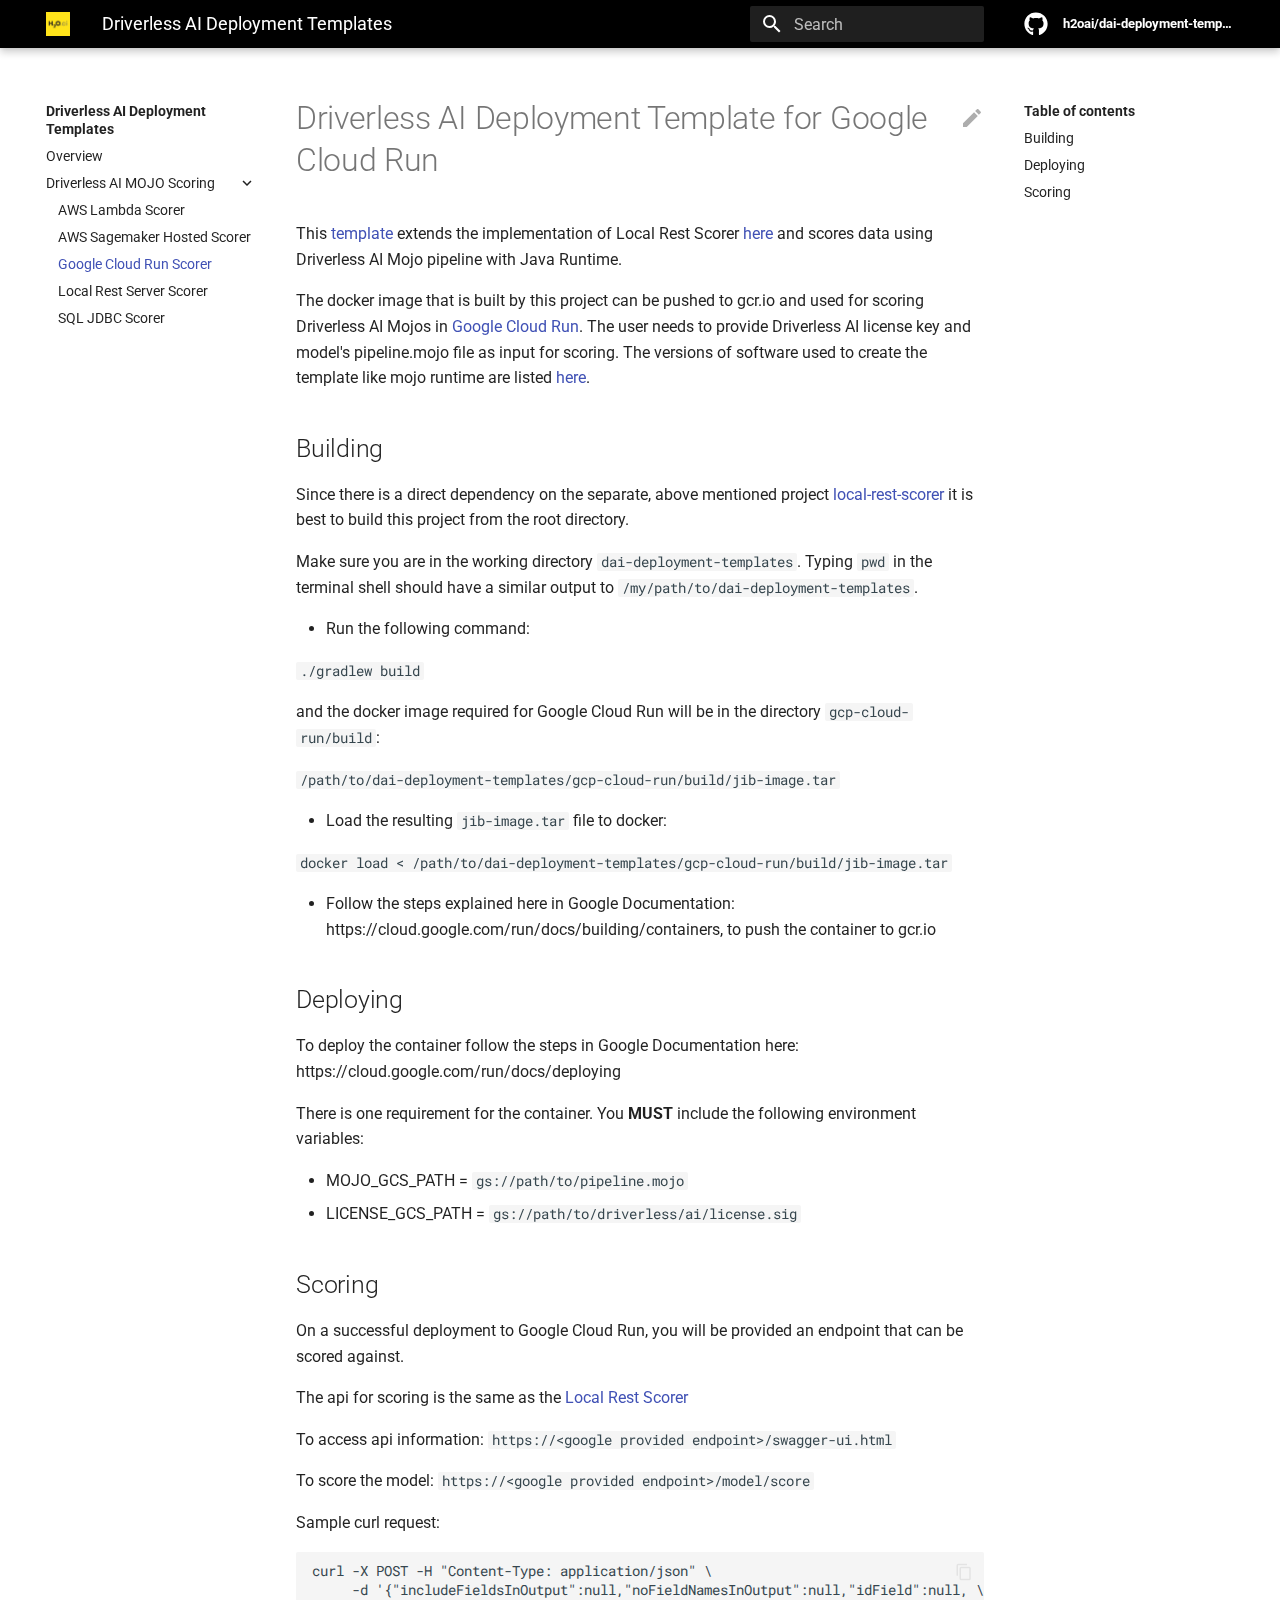
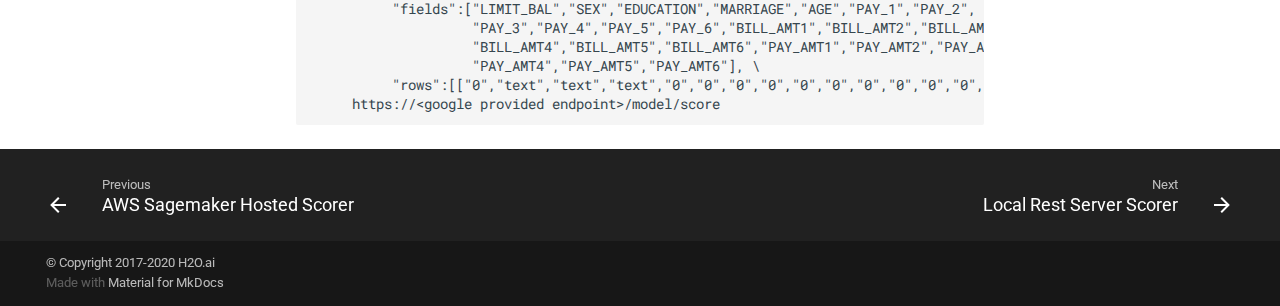
<file: gcp/index.html>
<!doctype html>
<html lang="en" class="no-js">
  <head>
    
      <meta charset="utf-8">
      <meta name="viewport" content="width=device-width,initial-scale=1">
      
      
      
        <meta name="author" content="Nidhi Mehta">
      
      <link rel="shortcut icon" href="../assets/images/favicon.png">
      <meta name="generator" content="mkdocs-1.1.2, mkdocs-material-5.5.6">
    
    
      
        <title>Google Cloud Run Scorer - Driverless AI Deployment Templates</title>
      
    
    
      <link rel="stylesheet" href="../assets/stylesheets/main.63b94e9e.min.css">
      
        <link rel="stylesheet" href="../assets/stylesheets/palette.7f672a1f.min.css">
      
      
        
        
        <meta name="theme-color" content="">
      
    
    
    
      
        <link href="https://fonts.gstatic.com" rel="preconnect" crossorigin>
        <link rel="stylesheet" href="https://fonts.googleapis.com/css?family=Roboto:300,400,400i,700%7CRoboto+Mono&display=fallback">
        <style>body,input{font-family:"Roboto",-apple-system,BlinkMacSystemFont,Helvetica,Arial,sans-serif}code,kbd,pre{font-family:"Roboto Mono",SFMono-Regular,Consolas,Menlo,monospace}</style>
      
    
    
    
      <link rel="stylesheet" href="../css/mermaid.css">
    
    
      
    
    
  </head>
  
  
    
    
    
    <body dir="ltr" data-md-color-scheme="" data-md-color-primary="black" data-md-color-accent="blue">
  
    
    <input class="md-toggle" data-md-toggle="drawer" type="checkbox" id="__drawer" autocomplete="off">
    <input class="md-toggle" data-md-toggle="search" type="checkbox" id="__search" autocomplete="off">
    <label class="md-overlay" for="__drawer"></label>
    <div data-md-component="skip">
      
        
        <a href="#driverless-ai-deployment-template-for-google-cloud-run" class="md-skip">
          Skip to content
        </a>
      
    </div>
    <div data-md-component="announce">
      
    </div>
    
      <header class="md-header" data-md-component="header">
  <nav class="md-header-nav md-grid" aria-label="Header">
    <a href=".." title="Driverless AI Deployment Templates" class="md-header-nav__button md-logo" aria-label="Driverless AI Deployment Templates">
      
  <img src="../img/h2oai.png" alt="logo">

    </a>
    <label class="md-header-nav__button md-icon" for="__drawer">
      <svg xmlns="http://www.w3.org/2000/svg" viewBox="0 0 24 24"><path d="M3 6h18v2H3V6m0 5h18v2H3v-2m0 5h18v2H3v-2z"/></svg>
    </label>
    <div class="md-header-nav__title" data-md-component="header-title">
      
        <div class="md-header-nav__ellipsis">
          <span class="md-header-nav__topic md-ellipsis">
            Driverless AI Deployment Templates
          </span>
          <span class="md-header-nav__topic md-ellipsis">
            
              Google Cloud Run Scorer
            
          </span>
        </div>
      
    </div>
    
      <label class="md-header-nav__button md-icon" for="__search">
        <svg xmlns="http://www.w3.org/2000/svg" viewBox="0 0 24 24"><path d="M9.5 3A6.5 6.5 0 0116 9.5c0 1.61-.59 3.09-1.56 4.23l.27.27h.79l5 5-1.5 1.5-5-5v-.79l-.27-.27A6.516 6.516 0 019.5 16 6.5 6.5 0 013 9.5 6.5 6.5 0 019.5 3m0 2C7 5 5 7 5 9.5S7 14 9.5 14 14 12 14 9.5 12 5 9.5 5z"/></svg>
      </label>
      
<div class="md-search" data-md-component="search" role="dialog">
  <label class="md-search__overlay" for="__search"></label>
  <div class="md-search__inner" role="search">
    <form class="md-search__form" name="search">
      <input type="text" class="md-search__input" name="query" aria-label="Search" placeholder="Search" autocapitalize="off" autocorrect="off" autocomplete="off" spellcheck="false" data-md-component="search-query" data-md-state="active">
      <label class="md-search__icon md-icon" for="__search">
        <svg xmlns="http://www.w3.org/2000/svg" viewBox="0 0 24 24"><path d="M9.5 3A6.5 6.5 0 0116 9.5c0 1.61-.59 3.09-1.56 4.23l.27.27h.79l5 5-1.5 1.5-5-5v-.79l-.27-.27A6.516 6.516 0 019.5 16 6.5 6.5 0 013 9.5 6.5 6.5 0 019.5 3m0 2C7 5 5 7 5 9.5S7 14 9.5 14 14 12 14 9.5 12 5 9.5 5z"/></svg>
        <svg xmlns="http://www.w3.org/2000/svg" viewBox="0 0 24 24"><path d="M20 11v2H8l5.5 5.5-1.42 1.42L4.16 12l7.92-7.92L13.5 5.5 8 11h12z"/></svg>
      </label>
      <button type="reset" class="md-search__icon md-icon" aria-label="Clear" data-md-component="search-reset" tabindex="-1">
        <svg xmlns="http://www.w3.org/2000/svg" viewBox="0 0 24 24"><path d="M19 6.41L17.59 5 12 10.59 6.41 5 5 6.41 10.59 12 5 17.59 6.41 19 12 13.41 17.59 19 19 17.59 13.41 12 19 6.41z"/></svg>
      </button>
    </form>
    <div class="md-search__output">
      <div class="md-search__scrollwrap" data-md-scrollfix>
        <div class="md-search-result" data-md-component="search-result">
          <div class="md-search-result__meta">
            Initializing search
          </div>
          <ol class="md-search-result__list"></ol>
        </div>
      </div>
    </div>
  </div>
</div>
    
    
      <div class="md-header-nav__source">
        
<a href="https://github.com/h2oai/dai-deployment-templates/" title="Go to repository" class="md-source">
  <div class="md-source__icon md-icon">
    
    <svg xmlns="http://www.w3.org/2000/svg" viewBox="0 0 496 512"><path d="M165.9 397.4c0 2-2.3 3.6-5.2 3.6-3.3.3-5.6-1.3-5.6-3.6 0-2 2.3-3.6 5.2-3.6 3-.3 5.6 1.3 5.6 3.6zm-31.1-4.5c-.7 2 1.3 4.3 4.3 4.9 2.6 1 5.6 0 6.2-2s-1.3-4.3-4.3-5.2c-2.6-.7-5.5.3-6.2 2.3zm44.2-1.7c-2.9.7-4.9 2.6-4.6 4.9.3 2 2.9 3.3 5.9 2.6 2.9-.7 4.9-2.6 4.6-4.6-.3-1.9-3-3.2-5.9-2.9zM244.8 8C106.1 8 0 113.3 0 252c0 110.9 69.8 205.8 169.5 239.2 12.8 2.3 17.3-5.6 17.3-12.1 0-6.2-.3-40.4-.3-61.4 0 0-70 15-84.7-29.8 0 0-11.4-29.1-27.8-36.6 0 0-22.9-15.7 1.6-15.4 0 0 24.9 2 38.6 25.8 21.9 38.6 58.6 27.5 72.9 20.9 2.3-16 8.8-27.1 16-33.7-55.9-6.2-112.3-14.3-112.3-110.5 0-27.5 7.6-41.3 23.6-58.9-2.6-6.5-11.1-33.3 2.6-67.9 20.9-6.5 69 27 69 27 20-5.6 41.5-8.5 62.8-8.5s42.8 2.9 62.8 8.5c0 0 48.1-33.6 69-27 13.7 34.7 5.2 61.4 2.6 67.9 16 17.7 25.8 31.5 25.8 58.9 0 96.5-58.9 104.2-114.8 110.5 9.2 7.9 17 22.9 17 46.4 0 33.7-.3 75.4-.3 83.6 0 6.5 4.6 14.4 17.3 12.1C428.2 457.8 496 362.9 496 252 496 113.3 383.5 8 244.8 8zM97.2 352.9c-1.3 1-1 3.3.7 5.2 1.6 1.6 3.9 2.3 5.2 1 1.3-1 1-3.3-.7-5.2-1.6-1.6-3.9-2.3-5.2-1zm-10.8-8.1c-.7 1.3.3 2.9 2.3 3.9 1.6 1 3.6.7 4.3-.7.7-1.3-.3-2.9-2.3-3.9-2-.6-3.6-.3-4.3.7zm32.4 35.6c-1.6 1.3-1 4.3 1.3 6.2 2.3 2.3 5.2 2.6 6.5 1 1.3-1.3.7-4.3-1.3-6.2-2.2-2.3-5.2-2.6-6.5-1zm-11.4-14.7c-1.6 1-1.6 3.6 0 5.9 1.6 2.3 4.3 3.3 5.6 2.3 1.6-1.3 1.6-3.9 0-6.2-1.4-2.3-4-3.3-5.6-2z"/></svg>
  </div>
  <div class="md-source__repository">
    h2oai/dai-deployment-templates
  </div>
</a>
      </div>
    
  </nav>
</header>
    
    <div class="md-container" data-md-component="container">
      
        
      
      
        
      
      <main class="md-main" data-md-component="main">
        <div class="md-main__inner md-grid">
          
            
              <div class="md-sidebar md-sidebar--primary" data-md-component="navigation">
                <div class="md-sidebar__scrollwrap">
                  <div class="md-sidebar__inner">
                    <nav class="md-nav md-nav--primary" aria-label="Navigation" data-md-level="0">
  <label class="md-nav__title" for="__drawer">
    <a href=".." title="Driverless AI Deployment Templates" class="md-nav__button md-logo" aria-label="Driverless AI Deployment Templates">
      
  <img src="../img/h2oai.png" alt="logo">

    </a>
    Driverless AI Deployment Templates
  </label>
  
    <div class="md-nav__source">
      
<a href="https://github.com/h2oai/dai-deployment-templates/" title="Go to repository" class="md-source">
  <div class="md-source__icon md-icon">
    
    <svg xmlns="http://www.w3.org/2000/svg" viewBox="0 0 496 512"><path d="M165.9 397.4c0 2-2.3 3.6-5.2 3.6-3.3.3-5.6-1.3-5.6-3.6 0-2 2.3-3.6 5.2-3.6 3-.3 5.6 1.3 5.6 3.6zm-31.1-4.5c-.7 2 1.3 4.3 4.3 4.9 2.6 1 5.6 0 6.2-2s-1.3-4.3-4.3-5.2c-2.6-.7-5.5.3-6.2 2.3zm44.2-1.7c-2.9.7-4.9 2.6-4.6 4.9.3 2 2.9 3.3 5.9 2.6 2.9-.7 4.9-2.6 4.6-4.6-.3-1.9-3-3.2-5.9-2.9zM244.8 8C106.1 8 0 113.3 0 252c0 110.9 69.8 205.8 169.5 239.2 12.8 2.3 17.3-5.6 17.3-12.1 0-6.2-.3-40.4-.3-61.4 0 0-70 15-84.7-29.8 0 0-11.4-29.1-27.8-36.6 0 0-22.9-15.7 1.6-15.4 0 0 24.9 2 38.6 25.8 21.9 38.6 58.6 27.5 72.9 20.9 2.3-16 8.8-27.1 16-33.7-55.9-6.2-112.3-14.3-112.3-110.5 0-27.5 7.6-41.3 23.6-58.9-2.6-6.5-11.1-33.3 2.6-67.9 20.9-6.5 69 27 69 27 20-5.6 41.5-8.5 62.8-8.5s42.8 2.9 62.8 8.5c0 0 48.1-33.6 69-27 13.7 34.7 5.2 61.4 2.6 67.9 16 17.7 25.8 31.5 25.8 58.9 0 96.5-58.9 104.2-114.8 110.5 9.2 7.9 17 22.9 17 46.4 0 33.7-.3 75.4-.3 83.6 0 6.5 4.6 14.4 17.3 12.1C428.2 457.8 496 362.9 496 252 496 113.3 383.5 8 244.8 8zM97.2 352.9c-1.3 1-1 3.3.7 5.2 1.6 1.6 3.9 2.3 5.2 1 1.3-1 1-3.3-.7-5.2-1.6-1.6-3.9-2.3-5.2-1zm-10.8-8.1c-.7 1.3.3 2.9 2.3 3.9 1.6 1 3.6.7 4.3-.7.7-1.3-.3-2.9-2.3-3.9-2-.6-3.6-.3-4.3.7zm32.4 35.6c-1.6 1.3-1 4.3 1.3 6.2 2.3 2.3 5.2 2.6 6.5 1 1.3-1.3.7-4.3-1.3-6.2-2.2-2.3-5.2-2.6-6.5-1zm-11.4-14.7c-1.6 1-1.6 3.6 0 5.9 1.6 2.3 4.3 3.3 5.6 2.3 1.6-1.3 1.6-3.9 0-6.2-1.4-2.3-4-3.3-5.6-2z"/></svg>
  </div>
  <div class="md-source__repository">
    h2oai/dai-deployment-templates
  </div>
</a>
    </div>
  
  <ul class="md-nav__list" data-md-scrollfix>
    
      
      
      


  <li class="md-nav__item">
    <a href=".." title="Overview" class="md-nav__link">
      Overview
    </a>
  </li>

    
      
      
      

  


  <li class="md-nav__item md-nav__item--active md-nav__item--nested">
    
      <input class="md-nav__toggle md-toggle" data-md-toggle="nav-2" type="checkbox" id="nav-2" checked>
    
    <label class="md-nav__link" for="nav-2">
      Driverless AI MOJO Scoring
      <span class="md-nav__icon md-icon">
        <svg xmlns="http://www.w3.org/2000/svg" viewBox="0 0 24 24"><path d="M8.59 16.58L13.17 12 8.59 7.41 10 6l6 6-6 6-1.41-1.42z"/></svg>
      </span>
    </label>
    <nav class="md-nav" aria-label="Driverless AI MOJO Scoring" data-md-level="1">
      <label class="md-nav__title" for="nav-2">
        <span class="md-nav__icon md-icon">
          <svg xmlns="http://www.w3.org/2000/svg" viewBox="0 0 24 24"><path d="M20 11v2H8l5.5 5.5-1.42 1.42L4.16 12l7.92-7.92L13.5 5.5 8 11h12z"/></svg>
        </span>
        Driverless AI MOJO Scoring
      </label>
      <ul class="md-nav__list" data-md-scrollfix>
        
        
          
          
          


  <li class="md-nav__item">
    <a href="../aws_lambda_scorer/" title="AWS Lambda Scorer" class="md-nav__link">
      AWS Lambda Scorer
    </a>
  </li>

        
          
          
          


  <li class="md-nav__item">
    <a href="../aws-sagemaker-hosted-scorer/" title="AWS Sagemaker Hosted Scorer" class="md-nav__link">
      AWS Sagemaker Hosted Scorer
    </a>
  </li>

        
          
          
          

  


  <li class="md-nav__item md-nav__item--active">
    
    <input class="md-nav__toggle md-toggle" data-md-toggle="toc" type="checkbox" id="__toc">
    
      
    
    
      <label class="md-nav__link md-nav__link--active" for="__toc">
        Google Cloud Run Scorer
        <span class="md-nav__icon md-icon">
          <svg xmlns="http://www.w3.org/2000/svg" viewBox="0 0 24 24"><path d="M3 9h14V7H3v2m0 4h14v-2H3v2m0 4h14v-2H3v2m16 0h2v-2h-2v2m0-10v2h2V7h-2m0 6h2v-2h-2v2z"/></svg>
        </span>
      </label>
    
    <a href="./" title="Google Cloud Run Scorer" class="md-nav__link md-nav__link--active">
      Google Cloud Run Scorer
    </a>
    
      
<nav class="md-nav md-nav--secondary" aria-label="Table of contents">
  
  
    
  
  
    <label class="md-nav__title" for="__toc">
      <span class="md-nav__icon md-icon">
        <svg xmlns="http://www.w3.org/2000/svg" viewBox="0 0 24 24"><path d="M20 11v2H8l5.5 5.5-1.42 1.42L4.16 12l7.92-7.92L13.5 5.5 8 11h12z"/></svg>
      </span>
      Table of contents
    </label>
    <ul class="md-nav__list" data-md-scrollfix>
      
        <li class="md-nav__item">
  <a href="#building" class="md-nav__link">
    Building
  </a>
  
</li>
      
        <li class="md-nav__item">
  <a href="#deploying" class="md-nav__link">
    Deploying
  </a>
  
</li>
      
        <li class="md-nav__item">
  <a href="#scoring" class="md-nav__link">
    Scoring
  </a>
  
</li>
      
    </ul>
  
</nav>
    
  </li>

        
          
          
          


  <li class="md-nav__item">
    <a href="../local-rest-scorer/" title="Local Rest Server Scorer" class="md-nav__link">
      Local Rest Server Scorer
    </a>
  </li>

        
          
          
          


  <li class="md-nav__item">
    <a href="../sql-jdbc-scorer/" title="SQL JDBC Scorer" class="md-nav__link">
      SQL JDBC Scorer
    </a>
  </li>

        
      </ul>
    </nav>
  </li>

    
  </ul>
</nav>
                  </div>
                </div>
              </div>
            
            
              <div class="md-sidebar md-sidebar--secondary" data-md-component="toc">
                <div class="md-sidebar__scrollwrap">
                  <div class="md-sidebar__inner">
                    
<nav class="md-nav md-nav--secondary" aria-label="Table of contents">
  
  
    
  
  
    <label class="md-nav__title" for="__toc">
      <span class="md-nav__icon md-icon">
        <svg xmlns="http://www.w3.org/2000/svg" viewBox="0 0 24 24"><path d="M20 11v2H8l5.5 5.5-1.42 1.42L4.16 12l7.92-7.92L13.5 5.5 8 11h12z"/></svg>
      </span>
      Table of contents
    </label>
    <ul class="md-nav__list" data-md-scrollfix>
      
        <li class="md-nav__item">
  <a href="#building" class="md-nav__link">
    Building
  </a>
  
</li>
      
        <li class="md-nav__item">
  <a href="#deploying" class="md-nav__link">
    Deploying
  </a>
  
</li>
      
        <li class="md-nav__item">
  <a href="#scoring" class="md-nav__link">
    Scoring
  </a>
  
</li>
      
    </ul>
  
</nav>
                  </div>
                </div>
              </div>
            
          
          <div class="md-content">
            <article class="md-content__inner md-typeset">
              
                
                  <a href="https://github.com/h2oai/dai-deployment-templates/edit/master/docs/gcp.md" title="Edit this page" class="md-content__button md-icon">
                    <svg xmlns="http://www.w3.org/2000/svg" viewBox="0 0 24 24"><path d="M20.71 7.04c.39-.39.39-1.04 0-1.41l-2.34-2.34c-.37-.39-1.02-.39-1.41 0l-1.84 1.83 3.75 3.75M3 17.25V21h3.75L17.81 9.93l-3.75-3.75L3 17.25z"/></svg>
                  </a>
                
                
                  
                
                
                <h1 id="driverless-ai-deployment-template-for-google-cloud-run">Driverless AI Deployment Template for Google Cloud Run<a class="headerlink" href="#driverless-ai-deployment-template-for-google-cloud-run" title="Permanent link">&para;</a></h1>
<p>This <a href="https://github.com/h2oai/dai-deployment-templates/tree/master/gcp-cloud-run">template</a> extends the implementation of Local Rest Scorer <a href="https://github.com/h2oai/dai-deployment-templates/tree/master/local-rest-scorer">here</a> and scores data using Driverless AI Mojo pipeline with Java Runtime.</p>
<p>The docker image that is built by this project can be pushed to gcr.io and used for scoring
Driverless AI Mojos in <a href="https://cloud.google.com/run">Google Cloud Run</a>. The user needs to provide Driverless AI license key and  model's  pipeline.mojo file as input for scoring. The versions of software used to create the template like mojo runtime are listed <a href="https://github.com/h2oai/dai-deployment-templates/blob/master/gradle.properties#L8">here</a>.</p>
<h2 id="building">Building<a class="headerlink" href="#building" title="Permanent link">&para;</a></h2>
<p>Since there is a direct dependency on the separate, above mentioned project <a href="https://github.com/h2oai/dai-deployment-templates/tree/master/local-rest-scorer">local-rest-scorer</a> 
it is best to build this project from the root directory.</p>
<p>Make sure you are in the working directory <code>dai-deployment-templates</code>. Typing <code>pwd</code> in the terminal
shell should have a similar output to <code>/my/path/to/dai-deployment-templates</code>.</p>
<ul>
<li>Run the following command:</li>
</ul>
<p><code>./gradlew build</code></p>
<p>and the docker image required for Google Cloud Run will be in the directory <code>gcp-cloud-run/build</code>:</p>
<p><code>/path/to/dai-deployment-templates/gcp-cloud-run/build/jib-image.tar</code></p>
<ul>
<li>Load the resulting <code>jib-image.tar</code> file to docker:</li>
</ul>
<p><code>docker load &lt; /path/to/dai-deployment-templates/gcp-cloud-run/build/jib-image.tar</code> </p>
<ul>
<li>Follow the steps explained here in Google Documentation: https://cloud.google.com/run/docs/building/containers, to 
push the container to gcr.io</li>
</ul>
<h2 id="deploying">Deploying<a class="headerlink" href="#deploying" title="Permanent link">&para;</a></h2>
<p>To deploy the container follow the steps in Google Documentation here:
https://cloud.google.com/run/docs/deploying</p>
<p>There is one requirement for the container. You <strong>MUST</strong> include the following environment variables:</p>
<ul>
<li>MOJO_GCS_PATH = <code>gs://path/to/pipeline.mojo</code></li>
<li>LICENSE_GCS_PATH = <code>gs://path/to/driverless/ai/license.sig</code></li>
</ul>
<h2 id="scoring">Scoring<a class="headerlink" href="#scoring" title="Permanent link">&para;</a></h2>
<p>On a successful deployment to Google Cloud Run, you will be provided an endpoint that can be scored against.</p>
<p>The api for scoring is the same as the <a href="https://github.com/h2oai/dai-deployment-templates/tree/master/local-rest-scorer">Local Rest Scorer</a></p>
<p>To access api information: <code>https://&lt;google provided endpoint&gt;/swagger-ui.html</code></p>
<p>To score the model: <code>https://&lt;google provided endpoint&gt;/model/score</code></p>
<p>Sample curl request:</p>
<pre><code class="bash">curl -X POST -H &quot;Content-Type: application/json&quot; \
     -d '{&quot;includeFieldsInOutput&quot;:null,&quot;noFieldNamesInOutput&quot;:null,&quot;idField&quot;:null, \ 
          &quot;fields&quot;:[&quot;LIMIT_BAL&quot;,&quot;SEX&quot;,&quot;EDUCATION&quot;,&quot;MARRIAGE&quot;,&quot;AGE&quot;,&quot;PAY_1&quot;,&quot;PAY_2&quot;, \
                    &quot;PAY_3&quot;,&quot;PAY_4&quot;,&quot;PAY_5&quot;,&quot;PAY_6&quot;,&quot;BILL_AMT1&quot;,&quot;BILL_AMT2&quot;,&quot;BILL_AMT3&quot;, \
                    &quot;BILL_AMT4&quot;,&quot;BILL_AMT5&quot;,&quot;BILL_AMT6&quot;,&quot;PAY_AMT1&quot;,&quot;PAY_AMT2&quot;,&quot;PAY_AMT3&quot;, \
                    &quot;PAY_AMT4&quot;,&quot;PAY_AMT5&quot;,&quot;PAY_AMT6&quot;], \
          &quot;rows&quot;:[[&quot;0&quot;,&quot;text&quot;,&quot;text&quot;,&quot;text&quot;,&quot;0&quot;,&quot;0&quot;,&quot;0&quot;,&quot;0&quot;,&quot;0&quot;,&quot;0&quot;,&quot;0&quot;,&quot;0&quot;,&quot;0&quot;,&quot;0&quot;,&quot;0&quot;,&quot;0&quot;,&quot;0&quot;,&quot;0&quot;,&quot;0&quot;,&quot;0&quot;,&quot;0&quot;,&quot;0&quot;,&quot;0&quot;]]}' \
     https://&lt;google provided endpoint&gt;/model/score
</code></pre>
                
              
              
                


              
            </article>
          </div>
        </div>
      </main>
      
        
<footer class="md-footer">
  
    <div class="md-footer-nav">
      <nav class="md-footer-nav__inner md-grid" aria-label="Footer">
        
          <a href="../aws-sagemaker-hosted-scorer/" title="AWS Sagemaker Hosted Scorer" class="md-footer-nav__link md-footer-nav__link--prev" rel="prev">
            <div class="md-footer-nav__button md-icon">
              <svg xmlns="http://www.w3.org/2000/svg" viewBox="0 0 24 24"><path d="M20 11v2H8l5.5 5.5-1.42 1.42L4.16 12l7.92-7.92L13.5 5.5 8 11h12z"/></svg>
            </div>
            <div class="md-footer-nav__title">
              <div class="md-ellipsis">
                <span class="md-footer-nav__direction">
                  Previous
                </span>
                AWS Sagemaker Hosted Scorer
              </div>
            </div>
          </a>
        
        
          <a href="../local-rest-scorer/" title="Local Rest Server Scorer" class="md-footer-nav__link md-footer-nav__link--next" rel="next">
            <div class="md-footer-nav__title">
              <div class="md-ellipsis">
                <span class="md-footer-nav__direction">
                  Next
                </span>
                Local Rest Server Scorer
              </div>
            </div>
            <div class="md-footer-nav__button md-icon">
              <svg xmlns="http://www.w3.org/2000/svg" viewBox="0 0 24 24"><path d="M4 11v2h12l-5.5 5.5 1.42 1.42L19.84 12l-7.92-7.92L10.5 5.5 16 11H4z"/></svg>
            </div>
          </a>
        
      </nav>
    </div>
  
  <div class="md-footer-meta md-typeset">
    <div class="md-footer-meta__inner md-grid">
      <div class="md-footer-copyright">
        
          <div class="md-footer-copyright__highlight">
            © Copyright 2017-2020 H2O.ai
          </div>
        
        Made with
        <a href="https://squidfunk.github.io/mkdocs-material/" target="_blank" rel="noopener">
          Material for MkDocs
        </a>
      </div>
      
    </div>
  </div>
</footer>
      
    </div>
    
      <script src="../assets/javascripts/vendor.d1f5a259.min.js"></script>
      <script src="../assets/javascripts/bundle.d5fec882.min.js"></script><script id="__lang" type="application/json">{"clipboard.copy": "Copy to clipboard", "clipboard.copied": "Copied to clipboard", "search.config.lang": "en", "search.config.pipeline": "trimmer, stopWordFilter", "search.config.separator": "[\\s\\-]+", "search.result.placeholder": "Type to start searching", "search.result.none": "No matching documents", "search.result.one": "1 matching document", "search.result.other": "# matching documents"}</script>
      
      <script>
        app = initialize({
          base: "..",
          features: ["navigation.expand"],
          search: Object.assign({
            worker: "../assets/javascripts/worker/search.fae956e7.min.js"
          }, typeof search !== "undefined" && search)
        })
      </script>
      
        <script src="../javascripts/mermaid.min.js"></script>
      
        <script src="../javascripts/nav-expand.js"></script>
      
    
  </body>
</html>
</file>
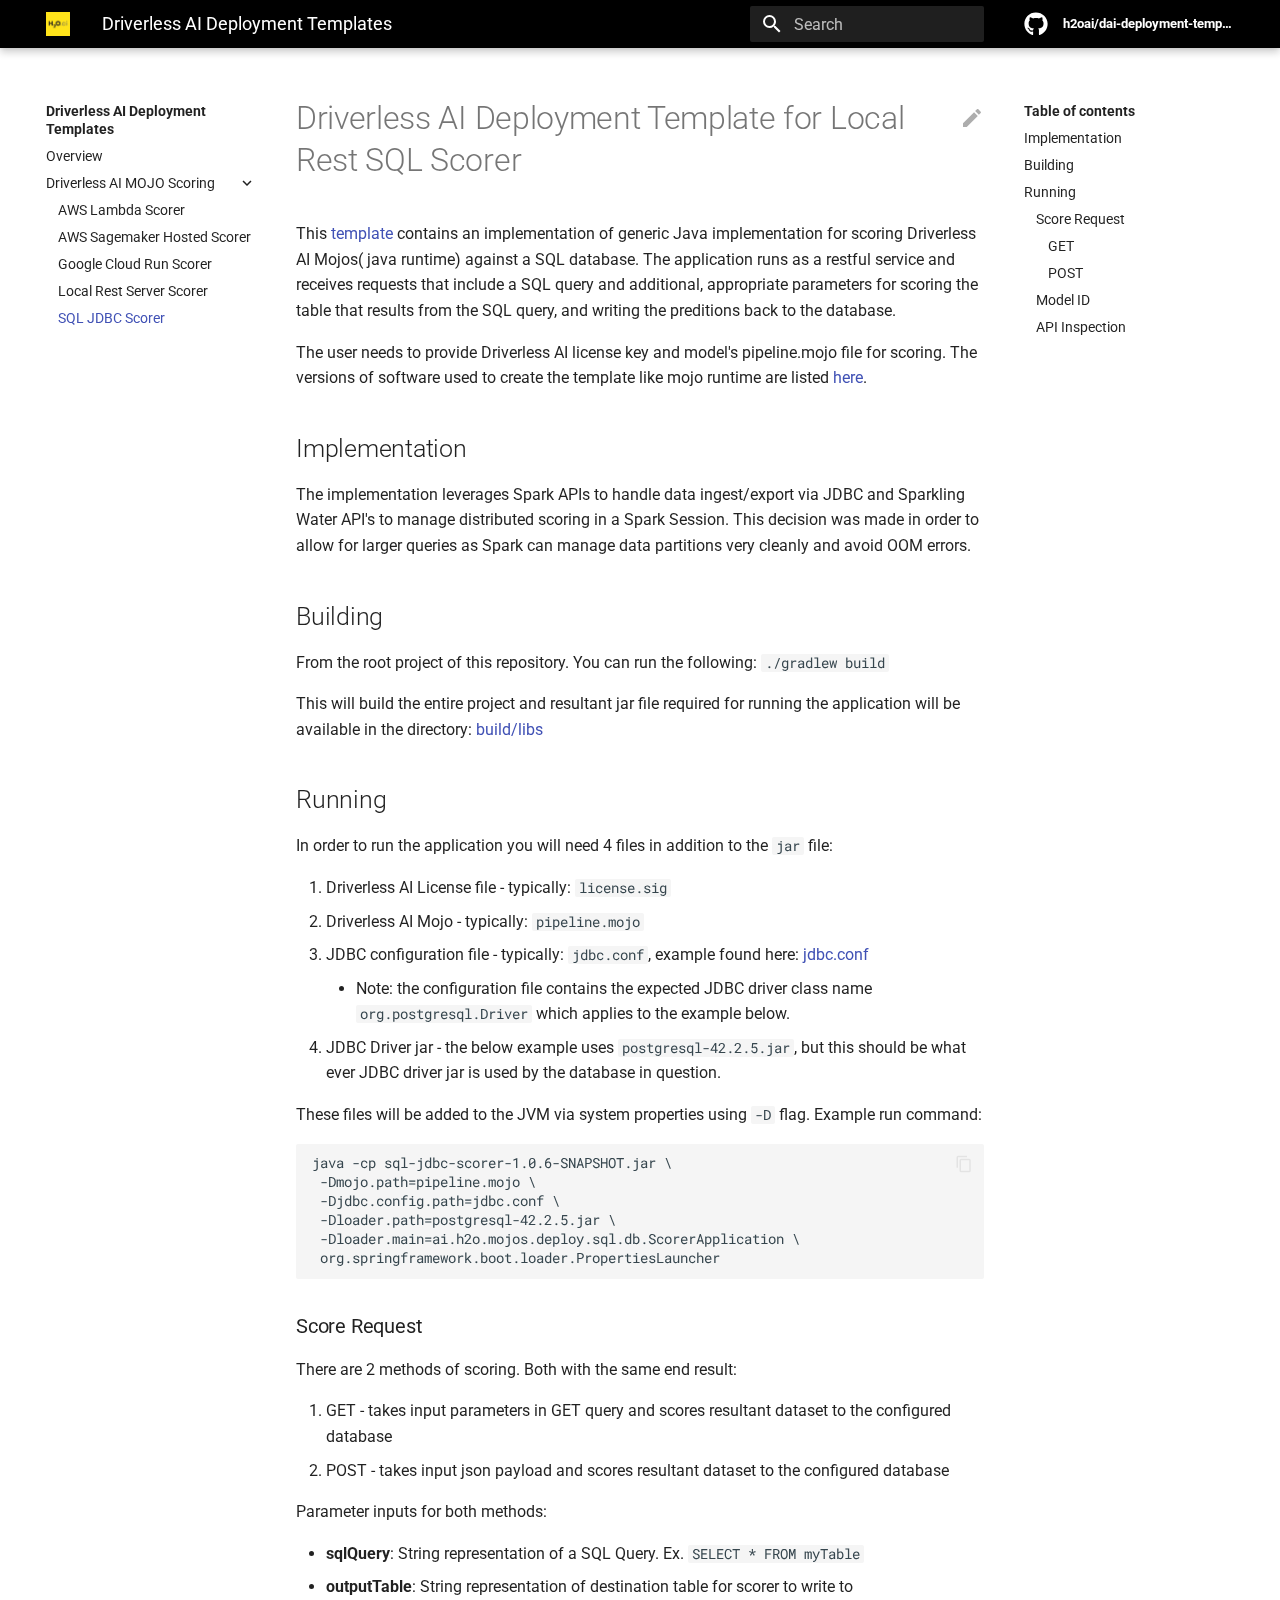
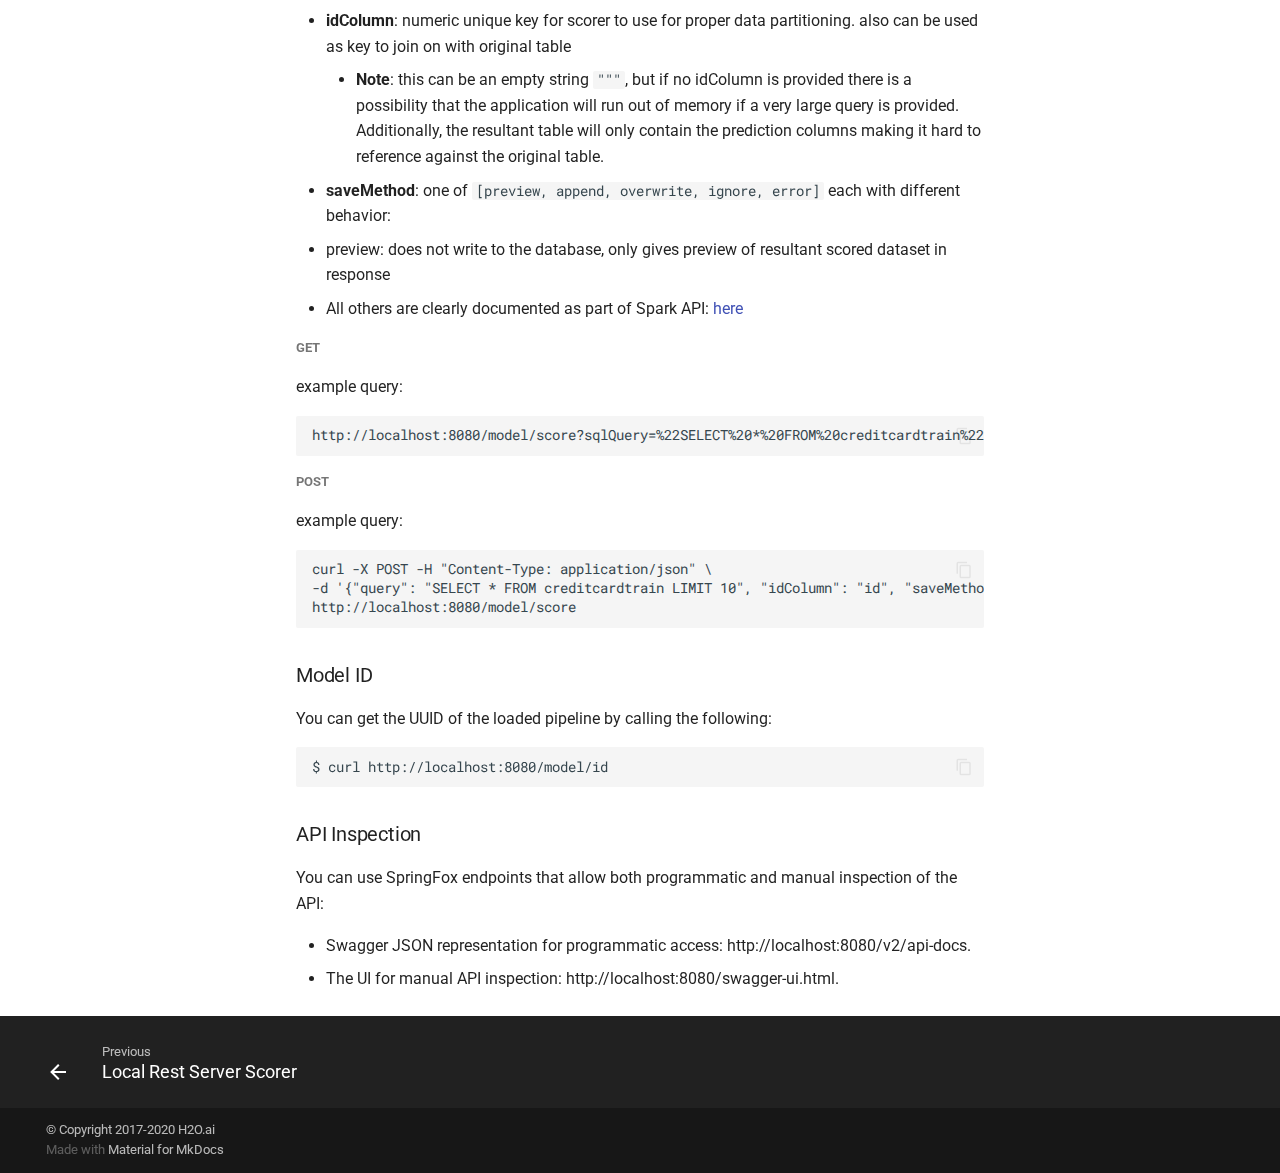
<file: sql-jdbc-scorer/index.html>
<!doctype html>
<html lang="en" class="no-js">
  <head>
    
      <meta charset="utf-8">
      <meta name="viewport" content="width=device-width,initial-scale=1">
      
      
      
        <meta name="author" content="Nidhi Mehta">
      
      <link rel="shortcut icon" href="../assets/images/favicon.png">
      <meta name="generator" content="mkdocs-1.1.2, mkdocs-material-5.5.6">
    
    
      
        <title>SQL JDBC Scorer - Driverless AI Deployment Templates</title>
      
    
    
      <link rel="stylesheet" href="../assets/stylesheets/main.63b94e9e.min.css">
      
        <link rel="stylesheet" href="../assets/stylesheets/palette.7f672a1f.min.css">
      
      
        
        
        <meta name="theme-color" content="">
      
    
    
    
      
        <link href="https://fonts.gstatic.com" rel="preconnect" crossorigin>
        <link rel="stylesheet" href="https://fonts.googleapis.com/css?family=Roboto:300,400,400i,700%7CRoboto+Mono&display=fallback">
        <style>body,input{font-family:"Roboto",-apple-system,BlinkMacSystemFont,Helvetica,Arial,sans-serif}code,kbd,pre{font-family:"Roboto Mono",SFMono-Regular,Consolas,Menlo,monospace}</style>
      
    
    
    
      <link rel="stylesheet" href="../css/mermaid.css">
    
    
      
    
    
  </head>
  
  
    
    
    
    <body dir="ltr" data-md-color-scheme="" data-md-color-primary="black" data-md-color-accent="blue">
  
    
    <input class="md-toggle" data-md-toggle="drawer" type="checkbox" id="__drawer" autocomplete="off">
    <input class="md-toggle" data-md-toggle="search" type="checkbox" id="__search" autocomplete="off">
    <label class="md-overlay" for="__drawer"></label>
    <div data-md-component="skip">
      
        
        <a href="#driverless-ai-deployment-template-for-local-rest-sql-scorer" class="md-skip">
          Skip to content
        </a>
      
    </div>
    <div data-md-component="announce">
      
    </div>
    
      <header class="md-header" data-md-component="header">
  <nav class="md-header-nav md-grid" aria-label="Header">
    <a href=".." title="Driverless AI Deployment Templates" class="md-header-nav__button md-logo" aria-label="Driverless AI Deployment Templates">
      
  <img src="../img/h2oai.png" alt="logo">

    </a>
    <label class="md-header-nav__button md-icon" for="__drawer">
      <svg xmlns="http://www.w3.org/2000/svg" viewBox="0 0 24 24"><path d="M3 6h18v2H3V6m0 5h18v2H3v-2m0 5h18v2H3v-2z"/></svg>
    </label>
    <div class="md-header-nav__title" data-md-component="header-title">
      
        <div class="md-header-nav__ellipsis">
          <span class="md-header-nav__topic md-ellipsis">
            Driverless AI Deployment Templates
          </span>
          <span class="md-header-nav__topic md-ellipsis">
            
              SQL JDBC Scorer
            
          </span>
        </div>
      
    </div>
    
      <label class="md-header-nav__button md-icon" for="__search">
        <svg xmlns="http://www.w3.org/2000/svg" viewBox="0 0 24 24"><path d="M9.5 3A6.5 6.5 0 0116 9.5c0 1.61-.59 3.09-1.56 4.23l.27.27h.79l5 5-1.5 1.5-5-5v-.79l-.27-.27A6.516 6.516 0 019.5 16 6.5 6.5 0 013 9.5 6.5 6.5 0 019.5 3m0 2C7 5 5 7 5 9.5S7 14 9.5 14 14 12 14 9.5 12 5 9.5 5z"/></svg>
      </label>
      
<div class="md-search" data-md-component="search" role="dialog">
  <label class="md-search__overlay" for="__search"></label>
  <div class="md-search__inner" role="search">
    <form class="md-search__form" name="search">
      <input type="text" class="md-search__input" name="query" aria-label="Search" placeholder="Search" autocapitalize="off" autocorrect="off" autocomplete="off" spellcheck="false" data-md-component="search-query" data-md-state="active">
      <label class="md-search__icon md-icon" for="__search">
        <svg xmlns="http://www.w3.org/2000/svg" viewBox="0 0 24 24"><path d="M9.5 3A6.5 6.5 0 0116 9.5c0 1.61-.59 3.09-1.56 4.23l.27.27h.79l5 5-1.5 1.5-5-5v-.79l-.27-.27A6.516 6.516 0 019.5 16 6.5 6.5 0 013 9.5 6.5 6.5 0 019.5 3m0 2C7 5 5 7 5 9.5S7 14 9.5 14 14 12 14 9.5 12 5 9.5 5z"/></svg>
        <svg xmlns="http://www.w3.org/2000/svg" viewBox="0 0 24 24"><path d="M20 11v2H8l5.5 5.5-1.42 1.42L4.16 12l7.92-7.92L13.5 5.5 8 11h12z"/></svg>
      </label>
      <button type="reset" class="md-search__icon md-icon" aria-label="Clear" data-md-component="search-reset" tabindex="-1">
        <svg xmlns="http://www.w3.org/2000/svg" viewBox="0 0 24 24"><path d="M19 6.41L17.59 5 12 10.59 6.41 5 5 6.41 10.59 12 5 17.59 6.41 19 12 13.41 17.59 19 19 17.59 13.41 12 19 6.41z"/></svg>
      </button>
    </form>
    <div class="md-search__output">
      <div class="md-search__scrollwrap" data-md-scrollfix>
        <div class="md-search-result" data-md-component="search-result">
          <div class="md-search-result__meta">
            Initializing search
          </div>
          <ol class="md-search-result__list"></ol>
        </div>
      </div>
    </div>
  </div>
</div>
    
    
      <div class="md-header-nav__source">
        
<a href="https://github.com/h2oai/dai-deployment-templates/" title="Go to repository" class="md-source">
  <div class="md-source__icon md-icon">
    
    <svg xmlns="http://www.w3.org/2000/svg" viewBox="0 0 496 512"><path d="M165.9 397.4c0 2-2.3 3.6-5.2 3.6-3.3.3-5.6-1.3-5.6-3.6 0-2 2.3-3.6 5.2-3.6 3-.3 5.6 1.3 5.6 3.6zm-31.1-4.5c-.7 2 1.3 4.3 4.3 4.9 2.6 1 5.6 0 6.2-2s-1.3-4.3-4.3-5.2c-2.6-.7-5.5.3-6.2 2.3zm44.2-1.7c-2.9.7-4.9 2.6-4.6 4.9.3 2 2.9 3.3 5.9 2.6 2.9-.7 4.9-2.6 4.6-4.6-.3-1.9-3-3.2-5.9-2.9zM244.8 8C106.1 8 0 113.3 0 252c0 110.9 69.8 205.8 169.5 239.2 12.8 2.3 17.3-5.6 17.3-12.1 0-6.2-.3-40.4-.3-61.4 0 0-70 15-84.7-29.8 0 0-11.4-29.1-27.8-36.6 0 0-22.9-15.7 1.6-15.4 0 0 24.9 2 38.6 25.8 21.9 38.6 58.6 27.5 72.9 20.9 2.3-16 8.8-27.1 16-33.7-55.9-6.2-112.3-14.3-112.3-110.5 0-27.5 7.6-41.3 23.6-58.9-2.6-6.5-11.1-33.3 2.6-67.9 20.9-6.5 69 27 69 27 20-5.6 41.5-8.5 62.8-8.5s42.8 2.9 62.8 8.5c0 0 48.1-33.6 69-27 13.7 34.7 5.2 61.4 2.6 67.9 16 17.7 25.8 31.5 25.8 58.9 0 96.5-58.9 104.2-114.8 110.5 9.2 7.9 17 22.9 17 46.4 0 33.7-.3 75.4-.3 83.6 0 6.5 4.6 14.4 17.3 12.1C428.2 457.8 496 362.9 496 252 496 113.3 383.5 8 244.8 8zM97.2 352.9c-1.3 1-1 3.3.7 5.2 1.6 1.6 3.9 2.3 5.2 1 1.3-1 1-3.3-.7-5.2-1.6-1.6-3.9-2.3-5.2-1zm-10.8-8.1c-.7 1.3.3 2.9 2.3 3.9 1.6 1 3.6.7 4.3-.7.7-1.3-.3-2.9-2.3-3.9-2-.6-3.6-.3-4.3.7zm32.4 35.6c-1.6 1.3-1 4.3 1.3 6.2 2.3 2.3 5.2 2.6 6.5 1 1.3-1.3.7-4.3-1.3-6.2-2.2-2.3-5.2-2.6-6.5-1zm-11.4-14.7c-1.6 1-1.6 3.6 0 5.9 1.6 2.3 4.3 3.3 5.6 2.3 1.6-1.3 1.6-3.9 0-6.2-1.4-2.3-4-3.3-5.6-2z"/></svg>
  </div>
  <div class="md-source__repository">
    h2oai/dai-deployment-templates
  </div>
</a>
      </div>
    
  </nav>
</header>
    
    <div class="md-container" data-md-component="container">
      
        
      
      
        
      
      <main class="md-main" data-md-component="main">
        <div class="md-main__inner md-grid">
          
            
              <div class="md-sidebar md-sidebar--primary" data-md-component="navigation">
                <div class="md-sidebar__scrollwrap">
                  <div class="md-sidebar__inner">
                    <nav class="md-nav md-nav--primary" aria-label="Navigation" data-md-level="0">
  <label class="md-nav__title" for="__drawer">
    <a href=".." title="Driverless AI Deployment Templates" class="md-nav__button md-logo" aria-label="Driverless AI Deployment Templates">
      
  <img src="../img/h2oai.png" alt="logo">

    </a>
    Driverless AI Deployment Templates
  </label>
  
    <div class="md-nav__source">
      
<a href="https://github.com/h2oai/dai-deployment-templates/" title="Go to repository" class="md-source">
  <div class="md-source__icon md-icon">
    
    <svg xmlns="http://www.w3.org/2000/svg" viewBox="0 0 496 512"><path d="M165.9 397.4c0 2-2.3 3.6-5.2 3.6-3.3.3-5.6-1.3-5.6-3.6 0-2 2.3-3.6 5.2-3.6 3-.3 5.6 1.3 5.6 3.6zm-31.1-4.5c-.7 2 1.3 4.3 4.3 4.9 2.6 1 5.6 0 6.2-2s-1.3-4.3-4.3-5.2c-2.6-.7-5.5.3-6.2 2.3zm44.2-1.7c-2.9.7-4.9 2.6-4.6 4.9.3 2 2.9 3.3 5.9 2.6 2.9-.7 4.9-2.6 4.6-4.6-.3-1.9-3-3.2-5.9-2.9zM244.8 8C106.1 8 0 113.3 0 252c0 110.9 69.8 205.8 169.5 239.2 12.8 2.3 17.3-5.6 17.3-12.1 0-6.2-.3-40.4-.3-61.4 0 0-70 15-84.7-29.8 0 0-11.4-29.1-27.8-36.6 0 0-22.9-15.7 1.6-15.4 0 0 24.9 2 38.6 25.8 21.9 38.6 58.6 27.5 72.9 20.9 2.3-16 8.8-27.1 16-33.7-55.9-6.2-112.3-14.3-112.3-110.5 0-27.5 7.6-41.3 23.6-58.9-2.6-6.5-11.1-33.3 2.6-67.9 20.9-6.5 69 27 69 27 20-5.6 41.5-8.5 62.8-8.5s42.8 2.9 62.8 8.5c0 0 48.1-33.6 69-27 13.7 34.7 5.2 61.4 2.6 67.9 16 17.7 25.8 31.5 25.8 58.9 0 96.5-58.9 104.2-114.8 110.5 9.2 7.9 17 22.9 17 46.4 0 33.7-.3 75.4-.3 83.6 0 6.5 4.6 14.4 17.3 12.1C428.2 457.8 496 362.9 496 252 496 113.3 383.5 8 244.8 8zM97.2 352.9c-1.3 1-1 3.3.7 5.2 1.6 1.6 3.9 2.3 5.2 1 1.3-1 1-3.3-.7-5.2-1.6-1.6-3.9-2.3-5.2-1zm-10.8-8.1c-.7 1.3.3 2.9 2.3 3.9 1.6 1 3.6.7 4.3-.7.7-1.3-.3-2.9-2.3-3.9-2-.6-3.6-.3-4.3.7zm32.4 35.6c-1.6 1.3-1 4.3 1.3 6.2 2.3 2.3 5.2 2.6 6.5 1 1.3-1.3.7-4.3-1.3-6.2-2.2-2.3-5.2-2.6-6.5-1zm-11.4-14.7c-1.6 1-1.6 3.6 0 5.9 1.6 2.3 4.3 3.3 5.6 2.3 1.6-1.3 1.6-3.9 0-6.2-1.4-2.3-4-3.3-5.6-2z"/></svg>
  </div>
  <div class="md-source__repository">
    h2oai/dai-deployment-templates
  </div>
</a>
    </div>
  
  <ul class="md-nav__list" data-md-scrollfix>
    
      
      
      


  <li class="md-nav__item">
    <a href=".." title="Overview" class="md-nav__link">
      Overview
    </a>
  </li>

    
      
      
      

  


  <li class="md-nav__item md-nav__item--active md-nav__item--nested">
    
      <input class="md-nav__toggle md-toggle" data-md-toggle="nav-2" type="checkbox" id="nav-2" checked>
    
    <label class="md-nav__link" for="nav-2">
      Driverless AI MOJO Scoring
      <span class="md-nav__icon md-icon">
        <svg xmlns="http://www.w3.org/2000/svg" viewBox="0 0 24 24"><path d="M8.59 16.58L13.17 12 8.59 7.41 10 6l6 6-6 6-1.41-1.42z"/></svg>
      </span>
    </label>
    <nav class="md-nav" aria-label="Driverless AI MOJO Scoring" data-md-level="1">
      <label class="md-nav__title" for="nav-2">
        <span class="md-nav__icon md-icon">
          <svg xmlns="http://www.w3.org/2000/svg" viewBox="0 0 24 24"><path d="M20 11v2H8l5.5 5.5-1.42 1.42L4.16 12l7.92-7.92L13.5 5.5 8 11h12z"/></svg>
        </span>
        Driverless AI MOJO Scoring
      </label>
      <ul class="md-nav__list" data-md-scrollfix>
        
        
          
          
          


  <li class="md-nav__item">
    <a href="../aws_lambda_scorer/" title="AWS Lambda Scorer" class="md-nav__link">
      AWS Lambda Scorer
    </a>
  </li>

        
          
          
          


  <li class="md-nav__item">
    <a href="../aws-sagemaker-hosted-scorer/" title="AWS Sagemaker Hosted Scorer" class="md-nav__link">
      AWS Sagemaker Hosted Scorer
    </a>
  </li>

        
          
          
          


  <li class="md-nav__item">
    <a href="../gcp/" title="Google Cloud Run Scorer" class="md-nav__link">
      Google Cloud Run Scorer
    </a>
  </li>

        
          
          
          


  <li class="md-nav__item">
    <a href="../local-rest-scorer/" title="Local Rest Server Scorer" class="md-nav__link">
      Local Rest Server Scorer
    </a>
  </li>

        
          
          
          

  


  <li class="md-nav__item md-nav__item--active">
    
    <input class="md-nav__toggle md-toggle" data-md-toggle="toc" type="checkbox" id="__toc">
    
      
    
    
      <label class="md-nav__link md-nav__link--active" for="__toc">
        SQL JDBC Scorer
        <span class="md-nav__icon md-icon">
          <svg xmlns="http://www.w3.org/2000/svg" viewBox="0 0 24 24"><path d="M3 9h14V7H3v2m0 4h14v-2H3v2m0 4h14v-2H3v2m16 0h2v-2h-2v2m0-10v2h2V7h-2m0 6h2v-2h-2v2z"/></svg>
        </span>
      </label>
    
    <a href="./" title="SQL JDBC Scorer" class="md-nav__link md-nav__link--active">
      SQL JDBC Scorer
    </a>
    
      
<nav class="md-nav md-nav--secondary" aria-label="Table of contents">
  
  
    
  
  
    <label class="md-nav__title" for="__toc">
      <span class="md-nav__icon md-icon">
        <svg xmlns="http://www.w3.org/2000/svg" viewBox="0 0 24 24"><path d="M20 11v2H8l5.5 5.5-1.42 1.42L4.16 12l7.92-7.92L13.5 5.5 8 11h12z"/></svg>
      </span>
      Table of contents
    </label>
    <ul class="md-nav__list" data-md-scrollfix>
      
        <li class="md-nav__item">
  <a href="#implementation" class="md-nav__link">
    Implementation
  </a>
  
</li>
      
        <li class="md-nav__item">
  <a href="#building" class="md-nav__link">
    Building
  </a>
  
</li>
      
        <li class="md-nav__item">
  <a href="#running" class="md-nav__link">
    Running
  </a>
  
    <nav class="md-nav" aria-label="Running">
      <ul class="md-nav__list">
        
          <li class="md-nav__item">
  <a href="#score-request" class="md-nav__link">
    Score Request
  </a>
  
    <nav class="md-nav" aria-label="Score Request">
      <ul class="md-nav__list">
        
          <li class="md-nav__item">
  <a href="#get" class="md-nav__link">
    GET
  </a>
  
</li>
        
          <li class="md-nav__item">
  <a href="#post" class="md-nav__link">
    POST
  </a>
  
</li>
        
      </ul>
    </nav>
  
</li>
        
          <li class="md-nav__item">
  <a href="#model-id" class="md-nav__link">
    Model ID
  </a>
  
</li>
        
          <li class="md-nav__item">
  <a href="#api-inspection" class="md-nav__link">
    API Inspection
  </a>
  
</li>
        
      </ul>
    </nav>
  
</li>
      
    </ul>
  
</nav>
    
  </li>

        
      </ul>
    </nav>
  </li>

    
  </ul>
</nav>
                  </div>
                </div>
              </div>
            
            
              <div class="md-sidebar md-sidebar--secondary" data-md-component="toc">
                <div class="md-sidebar__scrollwrap">
                  <div class="md-sidebar__inner">
                    
<nav class="md-nav md-nav--secondary" aria-label="Table of contents">
  
  
    
  
  
    <label class="md-nav__title" for="__toc">
      <span class="md-nav__icon md-icon">
        <svg xmlns="http://www.w3.org/2000/svg" viewBox="0 0 24 24"><path d="M20 11v2H8l5.5 5.5-1.42 1.42L4.16 12l7.92-7.92L13.5 5.5 8 11h12z"/></svg>
      </span>
      Table of contents
    </label>
    <ul class="md-nav__list" data-md-scrollfix>
      
        <li class="md-nav__item">
  <a href="#implementation" class="md-nav__link">
    Implementation
  </a>
  
</li>
      
        <li class="md-nav__item">
  <a href="#building" class="md-nav__link">
    Building
  </a>
  
</li>
      
        <li class="md-nav__item">
  <a href="#running" class="md-nav__link">
    Running
  </a>
  
    <nav class="md-nav" aria-label="Running">
      <ul class="md-nav__list">
        
          <li class="md-nav__item">
  <a href="#score-request" class="md-nav__link">
    Score Request
  </a>
  
    <nav class="md-nav" aria-label="Score Request">
      <ul class="md-nav__list">
        
          <li class="md-nav__item">
  <a href="#get" class="md-nav__link">
    GET
  </a>
  
</li>
        
          <li class="md-nav__item">
  <a href="#post" class="md-nav__link">
    POST
  </a>
  
</li>
        
      </ul>
    </nav>
  
</li>
        
          <li class="md-nav__item">
  <a href="#model-id" class="md-nav__link">
    Model ID
  </a>
  
</li>
        
          <li class="md-nav__item">
  <a href="#api-inspection" class="md-nav__link">
    API Inspection
  </a>
  
</li>
        
      </ul>
    </nav>
  
</li>
      
    </ul>
  
</nav>
                  </div>
                </div>
              </div>
            
          
          <div class="md-content">
            <article class="md-content__inner md-typeset">
              
                
                  <a href="https://github.com/h2oai/dai-deployment-templates/edit/master/docs/sql-jdbc-scorer.md" title="Edit this page" class="md-content__button md-icon">
                    <svg xmlns="http://www.w3.org/2000/svg" viewBox="0 0 24 24"><path d="M20.71 7.04c.39-.39.39-1.04 0-1.41l-2.34-2.34c-.37-.39-1.02-.39-1.41 0l-1.84 1.83 3.75 3.75M3 17.25V21h3.75L17.81 9.93l-3.75-3.75L3 17.25z"/></svg>
                  </a>
                
                
                  
                
                
                <h1 id="driverless-ai-deployment-template-for-local-rest-sql-scorer">Driverless AI Deployment Template for Local Rest SQL Scorer<a class="headerlink" href="#driverless-ai-deployment-template-for-local-rest-sql-scorer" title="Permanent link">&para;</a></h1>
<p>This <a href="https://github.com/h2oai/dai-deployment-templates/tree/master/sql-jdbc-scorer">template</a> contains an implementation of generic Java implementation
for scoring Driverless AI Mojos(
java runtime) against a SQL database. The application runs
as a restful service and receives requests that include a SQL query and
additional, appropriate parameters for scoring the table that results from the
SQL query, and writing the preditions back to the database. </p>
<p>The user needs to provide Driverless AI license key and  model's pipeline.mojo file for scoring. The versions of software used to create the template like mojo runtime are listed <a href="https://github.com/h2oai/dai-deployment-templates/blob/master/gradle.properties">here</a>.</p>
<h2 id="implementation">Implementation<a class="headerlink" href="#implementation" title="Permanent link">&para;</a></h2>
<p>The implementation leverages Spark APIs to handle data ingest/export via JDBC and
Sparkling Water API's to manage distributed scoring in a Spark Session. This decision
was made in order to allow for larger queries as Spark can manage data partitions 
very cleanly and avoid OOM errors.</p>
<h2 id="building">Building<a class="headerlink" href="#building" title="Permanent link">&para;</a></h2>
<p>From the root project of this repository. You can run the following:
<code>./gradlew build</code></p>
<p>This will build the entire project and resultant jar file required for running the
application will be available in the directory: <a href="../sql-jdbc-scorer/build/libs">build/libs</a></p>
<h2 id="running">Running<a class="headerlink" href="#running" title="Permanent link">&para;</a></h2>
<p>In order to run the application you will need 4 files in addition to the <code>jar</code> file:</p>
<ol>
<li>Driverless AI License file - typically: <code>license.sig</code></li>
<li>Driverless AI Mojo - typically: <code>pipeline.mojo</code></li>
<li>JDBC configuration file - typically: <code>jdbc.conf</code>, example found here: 
<a href="../sql-jdbc-scorer/examples/conf/jdbc.conf">jdbc.conf</a> <ul>
<li>Note: the configuration file contains the expected JDBC driver
 class name <code>org.postgresql.Driver</code> which applies to the example below. </li>
</ul>
</li>
<li>JDBC Driver jar - the below example uses <code>postgresql-42.2.5.jar</code>, but this should
be what ever JDBC driver jar is used by the database in question. </li>
</ol>
<p>These files will be added to the JVM via system properties using <code>-D</code> flag. Example run command:</p>
<pre><code class="bash">java -cp sql-jdbc-scorer-1.0.6-SNAPSHOT.jar \
 -Dmojo.path=pipeline.mojo \
 -Djdbc.config.path=jdbc.conf \
 -Dloader.path=postgresql-42.2.5.jar \
 -Dloader.main=ai.h2o.mojos.deploy.sql.db.ScorerApplication \
 org.springframework.boot.loader.PropertiesLauncher
</code></pre>

<h3 id="score-request">Score Request<a class="headerlink" href="#score-request" title="Permanent link">&para;</a></h3>
<p>There are 2 methods of scoring. Both with the same end result:</p>
<ol>
<li>GET - takes input parameters in GET query and scores resultant dataset to the configured database</li>
<li>POST - takes input json payload and scores resultant dataset to the configured database</li>
</ol>
<p>Parameter inputs for both methods:</p>
<ul>
<li><strong>sqlQuery</strong>: String representation of a SQL Query. Ex. <code>SELECT * FROM myTable</code></li>
<li><strong>outputTable</strong>: String representation of destination table for scorer to write to</li>
<li><strong>idColumn</strong>: numeric unique key for scorer to use for proper data partitioning.
also can be used as key to join on with original table<ul>
<li><strong>Note</strong>: this can be an empty string <code>"""</code>, but if no idColumn is provided there
is a possibility that the application will run out of memory if a very large query is
provided. Additionally, the resultant table will only contain the prediction columns
making it hard to reference against the original table. </li>
</ul>
</li>
<li><strong>saveMethod</strong>: one of <code>[preview, append, overwrite, ignore, error]</code> each with different behavior:</li>
<li>preview: does not write to the database, only gives preview of resultant scored dataset in response</li>
<li>All others are clearly documented as part of Spark API: 
  <a href="https://spark.apache.org/docs/latest/api/java/index.html?org/apache/spark/sql/SaveMode.html">here</a></li>
</ul>
<h5 id="get">GET<a class="headerlink" href="#get" title="Permanent link">&para;</a></h5>
<p>example query:</p>
<pre><code class="bash">http://localhost:8080/model/score?sqlQuery=%22SELECT%20*%20FROM%20creditcardtrain%22&amp;outputTable=%22helloworld%22&amp;idColumn=%22id%22
</code></pre>

<h5 id="post">POST<a class="headerlink" href="#post" title="Permanent link">&para;</a></h5>
<p>example query:</p>
<pre><code class="bash">curl -X POST -H &quot;Content-Type: application/json&quot; \
-d '{&quot;query&quot;: &quot;SELECT * FROM creditcardtrain LIMIT 10&quot;, &quot;idColumn&quot;: &quot;id&quot;, &quot;saveMethod&quot;: &quot;overwrite&quot;, &quot;outputTable&quot;: &quot;helloworld&quot;}' \
http://localhost:8080/model/score
</code></pre>

<h3 id="model-id">Model ID<a class="headerlink" href="#model-id" title="Permanent link">&para;</a></h3>
<p>You can get the UUID of the loaded pipeline by calling the following:</p>
<pre><code class="bash">$ curl http://localhost:8080/model/id
</code></pre>

<h3 id="api-inspection">API Inspection<a class="headerlink" href="#api-inspection" title="Permanent link">&para;</a></h3>
<p>You can use SpringFox endpoints that allow both programmatic and manual inspection of the API:</p>
<ul>
<li>Swagger JSON representation for programmatic access: http://localhost:8080/v2/api-docs.</li>
<li>The UI for manual API inspection: http://localhost:8080/swagger-ui.html.</li>
</ul>
                
              
              
                


              
            </article>
          </div>
        </div>
      </main>
      
        
<footer class="md-footer">
  
    <div class="md-footer-nav">
      <nav class="md-footer-nav__inner md-grid" aria-label="Footer">
        
          <a href="../local-rest-scorer/" title="Local Rest Server Scorer" class="md-footer-nav__link md-footer-nav__link--prev" rel="prev">
            <div class="md-footer-nav__button md-icon">
              <svg xmlns="http://www.w3.org/2000/svg" viewBox="0 0 24 24"><path d="M20 11v2H8l5.5 5.5-1.42 1.42L4.16 12l7.92-7.92L13.5 5.5 8 11h12z"/></svg>
            </div>
            <div class="md-footer-nav__title">
              <div class="md-ellipsis">
                <span class="md-footer-nav__direction">
                  Previous
                </span>
                Local Rest Server Scorer
              </div>
            </div>
          </a>
        
        
      </nav>
    </div>
  
  <div class="md-footer-meta md-typeset">
    <div class="md-footer-meta__inner md-grid">
      <div class="md-footer-copyright">
        
          <div class="md-footer-copyright__highlight">
            © Copyright 2017-2020 H2O.ai
          </div>
        
        Made with
        <a href="https://squidfunk.github.io/mkdocs-material/" target="_blank" rel="noopener">
          Material for MkDocs
        </a>
      </div>
      
    </div>
  </div>
</footer>
      
    </div>
    
      <script src="../assets/javascripts/vendor.d1f5a259.min.js"></script>
      <script src="../assets/javascripts/bundle.d5fec882.min.js"></script><script id="__lang" type="application/json">{"clipboard.copy": "Copy to clipboard", "clipboard.copied": "Copied to clipboard", "search.config.lang": "en", "search.config.pipeline": "trimmer, stopWordFilter", "search.config.separator": "[\\s\\-]+", "search.result.placeholder": "Type to start searching", "search.result.none": "No matching documents", "search.result.one": "1 matching document", "search.result.other": "# matching documents"}</script>
      
      <script>
        app = initialize({
          base: "..",
          features: ["navigation.expand"],
          search: Object.assign({
            worker: "../assets/javascripts/worker/search.fae956e7.min.js"
          }, typeof search !== "undefined" && search)
        })
      </script>
      
        <script src="../javascripts/mermaid.min.js"></script>
      
        <script src="../javascripts/nav-expand.js"></script>
      
    
  </body>
</html>
</file>
<file: css/mermaid.css>
/* Flowchart variables */
/* Sequence Diagram variables */
/* Gantt chart variables */
.mermaid .label {
  color: #333;
}
.node rect,
.node circle,
.node ellipse,
.node polygon {
  fill: #FFFFCC !important;
  stroke: #CCCCFF;
  stroke-width: 1px;
}
.edgePath .path {
  stroke: #333333;
}
.edgeLabel {
  background-color: #e8e8e8;
}
.cluster rect {
  fill: #ffffde !important;
  rx: 4 !important;
  stroke: #aaaa33 !important;
  stroke-width: 1px !important;
}
.cluster text {
  fill: #333;
}
.actor {
  stroke: #CCCCFF;
  fill: #ECECFF;
}
text.actor {
  fill: black;
  stroke: none;
}
.actor-line {
  stroke: grey;
}
.messageLine0 {
  stroke-width: 1.5;
  stroke-dasharray: "2 2";
  marker-end: "url(#arrowhead)";
  stroke: #333;
}
.messageLine1 {
  stroke-width: 1.5;
  stroke-dasharray: "2 2";
  stroke: #333;
}
#arrowhead {
  fill: #333;
}
#crosshead path {
  fill: #333 !important;
  stroke: #333 !important;
}
.messageText {
  fill: #333;
  stroke: none;
}
.labelBox {
  stroke: #CCCCFF;
  fill: #ECECFF;
}
.labelText {
  fill: black;
  stroke: none;
}
.loopText {
  fill: black;
  stroke: none;
}
.loopLine {
  stroke-width: 2;
  stroke-dasharray: "2 2";
  marker-end: "url(#arrowhead)";
  stroke: #CCCCFF;
}
.note {
  stroke: #aaaa33;
  fill: #fff5ad;
}
.noteText {
  fill: black;
  stroke: none;
  font-family: 'trebuchet ms', verdana, arial;
  font-size: 14px;
}
/** Section styling */
.section {
  stroke: none; 
/* below commented out because it conflicts with the readthedocs theme */
/*  opacity: 0.2; */
}
.section0 {
  fill: rgba(102, 102, 255, 0.49);
}
.section2 {
  fill: #fff400;
}
.section1,
.section3 {
  fill: white;
  opacity: 0.2;
}
.sectionTitle0 {
  fill: #333;
}
.sectionTitle1 {
  fill: #333;
}
.sectionTitle2 {
  fill: #333;
}
.sectionTitle3 {
  fill: #333;
}
.sectionTitle {
  text-anchor: start;
  font-size: 11px;
  text-height: 14px;
}
/* Grid and axis */
.grid .tick {
  stroke: lightgrey;
  opacity: 0.3;
  shape-rendering: crispEdges;
}
.grid path {
  stroke-width: 0;
}
/* Today line */
.today {
  fill: none;
  stroke: red;
  stroke-width: 2px;
}
/* Task styling */
/* Default task */
.task {
  stroke-width: 2;
}
.taskText {
  text-anchor: middle;
  font-size: 11px;
}
.taskTextOutsideRight {
  fill: black;
  text-anchor: start;
  font-size: 11px;
}
.taskTextOutsideLeft {
  fill: black;
  text-anchor: end;
  font-size: 11px;
}
/* Specific task settings for the sections*/
.taskText0,
.taskText1,
.taskText2,
.taskText3 {
  fill: white;
}
.task0,
.task1,
.task2,
.task3 {
  fill: #8a90dd;
  stroke: #534fbc;
}
.taskTextOutside0,
.taskTextOutside2 {
  fill: black;
}
.taskTextOutside1,
.taskTextOutside3 {
  fill: black;
}
/* Active task */
.active0,
.active1,
.active2,
.active3 {
  fill: #bfc7ff;
  stroke: #534fbc;
}
.activeText0,
.activeText1,
.activeText2,
.activeText3 {
  fill: black !important;
}
/* Completed task */
.done0,
.done1,
.done2,
.done3 {
  stroke: grey;
  fill: lightgrey;
  stroke-width: 2;
}
.doneText0,
.doneText1,
.doneText2,
.doneText3 {
  fill: black !important;
}
/* Tasks on the critical line */
.crit0,
.crit1,
.crit2,
.crit3 {
  stroke: #ff8888;
  fill: red;
  stroke-width: 2;
}
.activeCrit0,
.activeCrit1,
.activeCrit2,
.activeCrit3 {
  stroke: #ff8888;
  fill: #bfc7ff;
  stroke-width: 2;
}
.doneCrit0,
.doneCrit1,
.doneCrit2,
.doneCrit3 {
  stroke: #ff8888;
  fill: lightgrey;
  stroke-width: 2;
  cursor: pointer;
  shape-rendering: crispEdges;
}
.doneCritText0,
.doneCritText1,
.doneCritText2,
.doneCritText3 {
  fill: black !important;
}
.activeCritText0,
.activeCritText1,
.activeCritText2,
.activeCritText3 {
  fill: black !important;
}
.titleText {
  text-anchor: middle;
  font-size: 18px;
  fill: black;
}
/*


*/
.node text {
  font-family: 'trebuchet ms', verdana, arial;
  font-size: 14px;
}
div.mermaidTooltip {
  position: absolute;
  text-align: center;
  max-width: 200px;
  padding: 2px;
  font-family: 'trebuchet ms', verdana, arial;
  font-size: 12px;
  background: #ffffde;
  border: 1px solid #aaaa33;
  border-radius: 2px;
  pointer-events: none;
  z-index: 100;
}
</file>
<file: assets/stylesheets/main.63b94e9e.min.css>
html{box-sizing:border-box}*,*::before,*::after{box-sizing:inherit}html{-webkit-text-size-adjust:none;-moz-text-size-adjust:none;-ms-text-size-adjust:none;text-size-adjust:none}body{margin:0}hr{box-sizing:content-box;overflow:visible}a,button,label,input{-webkit-tap-highlight-color:transparent}a{color:inherit;text-decoration:none}small{font-size:80%}sub,sup{line-height:1em}img{border-style:none}table{border-collapse:separate;border-spacing:0}td,th{font-weight:normal;vertical-align:top}button{margin:0;padding:0;font-size:inherit;background:transparent;border:0}input{border:0;outline:0}:root{--md-default-fg-color: hsla(0, 0%, 0%, 0.87);--md-default-fg-color--light: hsla(0, 0%, 0%, 0.54);--md-default-fg-color--lighter: hsla(0, 0%, 0%, 0.32);--md-default-fg-color--lightest: hsla(0, 0%, 0%, 0.07);--md-default-bg-color: hsla(0, 0%, 100%, 1);--md-default-bg-color--light: hsla(0, 0%, 100%, 0.7);--md-default-bg-color--lighter: hsla(0, 0%, 100%, 0.3);--md-default-bg-color--lightest: hsla(0, 0%, 100%, 0.12);--md-primary-fg-color: hsla(231, 48%, 48%, 1);--md-primary-fg-color--light: hsla(230, 44%, 64%, 1);--md-primary-fg-color--dark: hsla(232, 54%, 41%, 1);--md-primary-bg-color: hsla(0, 0%, 100%, 1);--md-primary-bg-color--light: hsla(0, 0%, 100%, 0.7);--md-accent-fg-color: hsla(231, 99%, 66%, 1);--md-accent-fg-color--transparent: hsla(231, 99%, 66%, 0.1);--md-accent-bg-color: hsla(0, 0%, 100%, 1);--md-accent-bg-color--light: hsla(0, 0%, 100%, 0.7)}:root>*{--md-code-fg-color: hsla(200, 18%, 26%, 1);--md-code-bg-color: hsla(0, 0%, 96%, 1);--md-code-hl-color: hsla(60, 100%, 50%, 0.5);--md-code-hl-number-color: hsla(6, 71%, 60%, 1);--md-code-hl-special-color: hsla(340, 83%, 66%, 1);--md-code-hl-function-color: hsla(291, 57%, 65%, 1);--md-code-hl-constant-color: hsla(250, 70%, 64%, 1);--md-code-hl-keyword-color: hsla(219, 71%, 60%, 1);--md-code-hl-string-color: hsla(150, 58%, 44%, 1);--md-code-hl-name-color: var(--md-code-fg-color);--md-code-hl-operator-color: var(--md-default-fg-color--light);--md-code-hl-punctuation-color: var(--md-default-fg-color--lighter);--md-code-hl-comment-color: var(--md-default-fg-color--lighter);--md-code-hl-generic-color: var(--md-default-fg-color--lighter);--md-code-hl-variable-color: var(--md-default-fg-color--light);--md-typeset-color: var(--md-default-fg-color);--md-typeset-a-color: var(--md-primary-fg-color);--md-typeset-mark-color: hsla(60, 100%, 50%, 0.5);--md-typeset-del-color: hsla(6, 90%, 60%, 0.15);--md-typeset-ins-color: hsla(150, 90%, 44%, 0.15);--md-typeset-kbd-color: hsla(0, 0%, 98%, 1);--md-typeset-kbd-accent-color: hsla(0, 100%, 100%, 1);--md-typeset-kbd-border-color: hsla(0, 0%, 72%, 1);--md-admonition-fg-color: var(--md-default-fg-color);--md-admonition-bg-color: var(--md-default-bg-color);--md-footer-fg-color: hsla(0, 0%, 100%, 1);--md-footer-fg-color--light: hsla(0, 0%, 100%, 0.7);--md-footer-fg-color--lighter: hsla(0, 0%, 100%, 0.3);--md-footer-bg-color: hsla(0, 0%, 0%, 0.87);--md-footer-bg-color--dark: hsla(0, 0%, 0%, 0.32)}.md-icon svg{display:block;width:1.2rem;height:1.2rem;margin:0 auto;fill:currentColor}body{-webkit-font-smoothing:antialiased;-moz-osx-font-smoothing:grayscale}body,input{color:var(--md-typeset-color);font-feature-settings:"kern","liga";font-family:-apple-system,BlinkMacSystemFont,Helvetica,Arial,sans-serif}code,pre,kbd{color:var(--md-typeset-color);font-feature-settings:"kern";font-family:SFMono-Regular,Consolas,Menlo,monospace}:root{--md-typeset-table--ascending: url('data:image/svg+xml;charset=utf-8,<svg xmlns="http://www.w3.org/2000/svg" viewBox="0 0 24 24"><path d="M11 4h2v12l5.5-5.5 1.42 1.42L12 19.84l-7.92-7.92L5.5 10.5 11 16V4z"/></svg>');--md-typeset-table--descending: url('data:image/svg+xml;charset=utf-8,<svg xmlns="http://www.w3.org/2000/svg" viewBox="0 0 24 24"><path d="M13 20h-2V8l-5.5 5.5-1.42-1.42L12 4.16l7.92 7.92-1.42 1.42L13 8v12z"/></svg>')}.md-typeset{font-size:.8rem;line-height:1.6;-webkit-print-color-adjust:exact;color-adjust:exact}@media print{.md-typeset{font-size:.68rem}}.md-typeset p,.md-typeset ul,.md-typeset ol,.md-typeset blockquote{margin:1em 0}.md-typeset h1{margin:0 0 1.25em;color:var(--md-default-fg-color--light);font-weight:300;font-size:2em;line-height:1.3;letter-spacing:-0.01em}.md-typeset h2{margin:1.6em 0 .64em;font-weight:300;font-size:1.5625em;line-height:1.4;letter-spacing:-0.01em}.md-typeset h3{margin:1.6em 0 .8em;font-weight:400;font-size:1.25em;line-height:1.5;letter-spacing:-0.01em}.md-typeset h2+h3{margin-top:.8em}.md-typeset h4{margin:1em 0;font-weight:700;letter-spacing:-0.01em}.md-typeset h5,.md-typeset h6{margin:1.25em 0;color:var(--md-default-fg-color--light);font-weight:700;font-size:.8em;letter-spacing:-0.01em}.md-typeset h5{text-transform:uppercase}.md-typeset hr{margin:1.5em 0;border-bottom:.05rem dotted var(--md-default-fg-color--lighter)}.md-typeset a{color:var(--md-typeset-a-color);word-break:break-word}.md-typeset a,.md-typeset a::before{transition:color 125ms}.md-typeset a:focus,.md-typeset a:hover{color:var(--md-accent-fg-color)}.md-typeset code,.md-typeset pre,.md-typeset kbd{color:var(--md-code-fg-color);direction:ltr}@media print{.md-typeset code,.md-typeset pre,.md-typeset kbd{white-space:pre-wrap}}.md-typeset code{padding:0 .2941176471em;font-size:.85em;word-break:break-word;background-color:var(--md-code-bg-color);border-radius:.1rem;-webkit-box-decoration-break:clone;box-decoration-break:clone}.md-typeset h1 code,.md-typeset h2 code,.md-typeset h3 code,.md-typeset h4 code,.md-typeset h5 code,.md-typeset h6 code{margin:initial;padding:initial;background-color:transparent;box-shadow:none}.md-typeset a>code{color:currentColor}.md-typeset pre{position:relative;margin:1em 0;line-height:1.4}.md-typeset pre>code{display:block;margin:0;padding:.7720588235em 1.1764705882em;overflow:auto;word-break:normal;box-shadow:none;-webkit-box-decoration-break:slice;box-decoration-break:slice;touch-action:auto;scrollbar-width:thin;scrollbar-color:var(--md-default-fg-color--lighter) transparent}.md-typeset pre>code:hover{scrollbar-color:var(--md-accent-fg-color) transparent}.md-typeset pre>code::-webkit-scrollbar{width:.2rem;height:.2rem}.md-typeset pre>code::-webkit-scrollbar-thumb{background-color:var(--md-default-fg-color--lighter)}.md-typeset pre>code::-webkit-scrollbar-thumb:hover{background-color:var(--md-accent-fg-color)}@media screen and (max-width: 44.9375em){.md-typeset>pre{margin:1em -0.8rem}.md-typeset>pre code{border-radius:0}}.md-typeset kbd{display:inline-block;padding:0 .6666666667em;color:var(--md-default-fg-color);font-size:.75em;vertical-align:text-top;word-break:break-word;background-color:var(--md-typeset-kbd-color);border-radius:.1rem;box-shadow:0 .1rem 0 .05rem var(--md-typeset-kbd-border-color),0 .1rem 0 var(--md-typeset-kbd-border-color),0 -0.1rem .2rem var(--md-typeset-kbd-accent-color) inset}.md-typeset mark{color:inherit;word-break:break-word;background-color:var(--md-typeset-mark-color);-webkit-box-decoration-break:clone;box-decoration-break:clone}.md-typeset abbr{text-decoration:none;border-bottom:.05rem dotted var(--md-default-fg-color--light);cursor:help}.md-typeset small{opacity:.75}.md-typeset sup,.md-typeset sub{margin-left:.078125em}[dir=rtl] .md-typeset sup,[dir=rtl] .md-typeset sub{margin-right:.078125em;margin-left:initial}.md-typeset blockquote{padding-left:.6rem;color:var(--md-default-fg-color--light);border-left:.2rem solid var(--md-default-fg-color--lighter)}[dir=rtl] .md-typeset blockquote{padding-right:.6rem;padding-left:initial;border-right:.2rem solid var(--md-default-fg-color--lighter);border-left:initial}.md-typeset ul{list-style-type:disc}.md-typeset ul,.md-typeset ol{margin-left:.625em;padding:0}[dir=rtl] .md-typeset ul,[dir=rtl] .md-typeset ol{margin-right:.625em;margin-left:initial}.md-typeset ul ol,.md-typeset ol ol{list-style-type:lower-alpha}.md-typeset ul ol ol,.md-typeset ol ol ol{list-style-type:lower-roman}.md-typeset ul li,.md-typeset ol li{margin-bottom:.5em;margin-left:1.25em}[dir=rtl] .md-typeset ul li,[dir=rtl] .md-typeset ol li{margin-right:1.25em;margin-left:initial}.md-typeset ul li p,.md-typeset ul li blockquote,.md-typeset ol li p,.md-typeset ol li blockquote{margin:.5em 0}.md-typeset ul li:last-child,.md-typeset ol li:last-child{margin-bottom:0}.md-typeset ul li ul,.md-typeset ul li ol,.md-typeset ol li ul,.md-typeset ol li ol{margin:.5em 0 .5em .625em}[dir=rtl] .md-typeset ul li ul,[dir=rtl] .md-typeset ul li ol,[dir=rtl] .md-typeset ol li ul,[dir=rtl] .md-typeset ol li ol{margin-right:.625em;margin-left:initial}.md-typeset dd{margin:1em 0 1.5em 1.875em}[dir=rtl] .md-typeset dd{margin-right:1.875em;margin-left:initial}.md-typeset img,.md-typeset svg{max-width:100%;height:auto}.md-typeset img[align=left],.md-typeset svg[align=left]{margin:1em;margin-left:0}.md-typeset img[align=right],.md-typeset svg[align=right]{margin:1em;margin-right:0}.md-typeset img[align]:only-child,.md-typeset svg[align]:only-child{margin-top:0}.md-typeset figure{width:-webkit-fit-content;width:-moz-fit-content;width:fit-content;max-width:100%;margin:0 auto;text-align:center}.md-typeset figcaption{max-width:24rem;margin:.5em auto;font-style:italic}.md-typeset iframe{max-width:100%}.md-typeset table:not([class]){display:inline-block;max-width:100%;overflow:auto;font-size:.64rem;background:var(--md-default-bg-color);border-radius:.1rem;box-shadow:0 .2rem .5rem rgba(0,0,0,.05),0 0 .05rem rgba(0,0,0,.1);touch-action:auto}.md-typeset table:not([class])+*{margin-top:1.5em}.md-typeset table:not([class]) th>*:first-child,.md-typeset table:not([class]) td>*:first-child{margin-top:0}.md-typeset table:not([class]) th>*:last-child,.md-typeset table:not([class]) td>*:last-child{margin-bottom:0}.md-typeset table:not([class]) th:not([align]),.md-typeset table:not([class]) td:not([align]){text-align:left}[dir=rtl] .md-typeset table:not([class]) th:not([align]),[dir=rtl] .md-typeset table:not([class]) td:not([align]){text-align:right}.md-typeset table:not([class]) th{min-width:5rem;padding:.9375em 1.25em;color:var(--md-default-bg-color);vertical-align:top;background-color:var(--md-default-fg-color--light)}.md-typeset table:not([class]) th a{color:inherit}.md-typeset table:not([class]) td{padding:.9375em 1.25em;vertical-align:top;border-top:.05rem solid var(--md-default-fg-color--lightest)}.md-typeset table:not([class]) tr{transition:background-color 125ms}.md-typeset table:not([class]) tr:hover{background-color:rgba(0,0,0,.035);box-shadow:0 .05rem 0 var(--md-default-bg-color) inset}.md-typeset table:not([class]) tr:first-child td{border-top:0}.md-typeset table:not([class]) a{word-break:normal}.md-typeset table th[role=columnheader]{cursor:pointer}.md-typeset table th[role=columnheader]::after{display:inline-block;width:1.2em;height:1.2em;margin-left:.5em;vertical-align:sub;-webkit-mask-repeat:no-repeat;mask-repeat:no-repeat;content:" "}.md-typeset table th[role=columnheader][aria-sort=ascending]::after{background-color:currentColor;-webkit-mask-image:var(--md-typeset-table--ascending);mask-image:var(--md-typeset-table--ascending)}.md-typeset table th[role=columnheader][aria-sort=descending]::after{background-color:currentColor;-webkit-mask-image:var(--md-typeset-table--descending);mask-image:var(--md-typeset-table--descending)}.md-typeset__scrollwrap{margin:1em -0.8rem;overflow-x:auto;touch-action:auto}.md-typeset__table{display:inline-block;margin-bottom:.5em;padding:0 .8rem}.md-typeset__table table{display:table;width:100%;margin:0;overflow:hidden}html{height:100%;overflow-x:hidden;font-size:125%}@media screen and (min-width: 100em){html{font-size:137.5%}}@media screen and (min-width: 125em){html{font-size:150%}}body{position:relative;display:flex;flex-direction:column;width:100%;min-height:100%;font-size:.5rem;background-color:var(--md-default-bg-color)}@media screen and (max-width: 59.9375em){body[data-md-state=lock]{position:fixed}}@media print{body{display:block}}hr{display:block;height:.05rem;padding:0;border:0}.md-grid{max-width:61rem;margin-right:auto;margin-left:auto}.md-container{display:flex;flex-direction:column;flex-grow:1}@media print{.md-container{display:block}}.md-main{flex-grow:1}.md-main__inner{display:flex;height:100%;margin-top:1.5rem}.md-ellipsis{display:block;overflow:hidden;white-space:nowrap;text-overflow:ellipsis}.md-toggle{display:none}.md-overlay{position:fixed;top:0;z-index:3;width:0;height:0;background-color:rgba(0,0,0,.54);opacity:0;transition:width 0ms 250ms,height 0ms 250ms,opacity 250ms}@media screen and (max-width: 76.1875em){[data-md-toggle=drawer]:checked~.md-overlay{width:100%;height:100%;opacity:1;transition:width 0ms,height 0ms,opacity 250ms}}.md-skip{position:fixed;z-index:-1;margin:.5rem;padding:.3rem .5rem;color:var(--md-default-bg-color);font-size:.64rem;background-color:var(--md-default-fg-color);border-radius:.1rem;transform:translateY(0.4rem);opacity:0}.md-skip:focus{z-index:10;transform:translateY(0);opacity:1;transition:transform 250ms cubic-bezier(0.4, 0, 0.2, 1),opacity 175ms 75ms}@page{margin:25mm}.md-announce{overflow:auto;background-color:var(--md-footer-bg-color)}.md-announce__inner{margin:.6rem auto;padding:0 .8rem;color:var(--md-footer-fg-color);font-size:.7rem}@media print{.md-announce{display:none}}.md-typeset .md-button{display:inline-block;padding:.625em 2em;color:var(--md-primary-fg-color);font-weight:700;border:.1rem solid currentColor;border-radius:.1rem;transition:color 125ms,background-color 125ms,border-color 125ms}.md-typeset .md-button--primary{color:var(--md-primary-bg-color);background-color:var(--md-primary-fg-color);border-color:var(--md-primary-fg-color)}.md-typeset .md-button:focus,.md-typeset .md-button:hover{color:var(--md-accent-bg-color);background-color:var(--md-accent-fg-color);border-color:var(--md-accent-fg-color)}.md-clipboard{position:absolute;top:.5em;right:.5em;z-index:1;width:1.5em;height:1.5em;color:var(--md-default-fg-color--lightest);border-radius:.1rem;cursor:pointer;transition:color 125ms}@media print{.md-clipboard{display:none}}.md-clipboard svg{width:1.125em;height:1.125em}pre:hover .md-clipboard{color:var(--md-default-fg-color--light)}pre .md-clipboard:focus,pre .md-clipboard:hover{color:var(--md-accent-fg-color)}.md-content{flex:1;max-width:100%}@media screen and (min-width: 60em)and (max-width: 76.1875em){.md-content{max-width:calc(100% - 12.1rem)}}@media screen and (min-width: 76.25em){.md-content{max-width:calc(100% - 12.1rem * 2)}}.md-content__inner{margin:0 .8rem 1.2rem;padding-top:.6rem}@media screen and (min-width: 76.25em){.md-content__inner{margin-right:1.2rem;margin-left:1.2rem}}.md-content__inner::before{display:block;height:.4rem;content:""}.md-content__inner>:last-child{margin-bottom:0}.md-content__button{float:right;margin:.4rem 0;margin-left:.4rem;padding:0}[dir=rtl] .md-content__button{float:left;margin-right:.4rem;margin-left:initial}[dir=rtl] .md-content__button svg{transform:scaleX(-1)}.md-typeset .md-content__button{color:var(--md-default-fg-color--lighter)}.md-content__button svg{display:inline;vertical-align:top}@media print{.md-content__button{display:none}}.md-dialog{box-shadow:0 2px 2px 0 rgba(0,0,0,.14),0 1px 5px 0 rgba(0,0,0,.12),0 3px 1px -2px rgba(0,0,0,.2);position:fixed;right:.8rem;bottom:.8rem;left:initial;z-index:2;display:block;min-width:11.1rem;padding:.4rem .6rem;color:var(--md-default-bg-color);font-size:.7rem;background:var(--md-default-fg-color);border:none;border-radius:.1rem;transform:translateY(100%);opacity:0;transition:transform 0ms 400ms,opacity 400ms}[dir=rtl] .md-dialog{right:initial;left:.8rem}.md-dialog[data-md-state=open]{transform:translateY(0);opacity:1;transition:transform 400ms cubic-bezier(0.075, 0.85, 0.175, 1),opacity 400ms}@media print{.md-dialog{display:none}}.md-header{position:-webkit-sticky;position:sticky;top:0;right:0;left:0;z-index:2;height:2.4rem;color:var(--md-primary-bg-color);background-color:var(--md-primary-fg-color);box-shadow:0 0 .2rem rgba(0,0,0,0),0 .2rem .4rem rgba(0,0,0,0);transition:color 250ms,background-color 250ms}.no-js .md-header{box-shadow:none;transition:none}.md-header[data-md-state=shadow]{box-shadow:0 0 .2rem rgba(0,0,0,.1),0 .2rem .4rem rgba(0,0,0,.2);transition:color 250ms,background-color 250ms,box-shadow 250ms}@media print{.md-header{display:none}}.md-header-nav{display:flex;padding:0 .2rem}.md-header-nav__button{position:relative;z-index:1;display:block;margin:.2rem;padding:.4rem;cursor:pointer;transition:opacity 250ms}[dir=rtl] .md-header-nav__button svg{transform:scaleX(-1)}.md-header-nav__button:focus,.md-header-nav__button:hover{opacity:.7}.md-header-nav__button.md-logo{margin:.2rem;padding:.4rem}.md-header-nav__button.md-logo img,.md-header-nav__button.md-logo svg{display:block;width:1.2rem;height:1.2rem;fill:currentColor}.no-js .md-header-nav__button[for=__search]{display:none}@media screen and (min-width: 60em){.md-header-nav__button[for=__search]{display:none}}@media screen and (max-width: 76.1875em){.md-header-nav__button.md-logo{display:none}}@media screen and (min-width: 76.25em){.md-header-nav__button[for=__drawer]{display:none}}.md-header-nav__topic{position:absolute;width:100%;transition:transform 400ms cubic-bezier(0.1, 0.7, 0.1, 1),opacity 150ms}.md-header-nav__topic+.md-header-nav__topic{z-index:-1;transform:translateX(1.25rem);opacity:0;transition:transform 400ms cubic-bezier(1, 0.7, 0.1, 0.1),opacity 150ms;pointer-events:none}[dir=rtl] .md-header-nav__topic+.md-header-nav__topic{transform:translateX(-1.25rem)}.no-js .md-header-nav__topic{position:initial}.no-js .md-header-nav__topic+.md-header-nav__topic{display:none}.md-header-nav__title{flex-grow:1;padding:0 1rem;font-size:.9rem;line-height:2.4rem}.md-header-nav__title[data-md-state=active] .md-header-nav__topic{z-index:-1;transform:translateX(-1.25rem);opacity:0;transition:transform 400ms cubic-bezier(1, 0.7, 0.1, 0.1),opacity 150ms;pointer-events:none}[dir=rtl] .md-header-nav__title[data-md-state=active] .md-header-nav__topic{transform:translateX(1.25rem)}.md-header-nav__title[data-md-state=active] .md-header-nav__topic+.md-header-nav__topic{z-index:0;transform:translateX(0);opacity:1;transition:transform 400ms cubic-bezier(0.1, 0.7, 0.1, 1),opacity 150ms;pointer-events:initial}.md-header-nav__title>.md-header-nav__ellipsis{position:relative;width:100%;height:100%}.md-header-nav__source{display:none}@media screen and (min-width: 60em){.md-header-nav__source{display:block;width:11.7rem;max-width:11.7rem;margin-left:1rem}[dir=rtl] .md-header-nav__source{margin-right:1rem;margin-left:initial}}@media screen and (min-width: 76.25em){.md-header-nav__source{margin-left:1.4rem}[dir=rtl] .md-header-nav__source{margin-right:1.4rem}}.md-hero{overflow:hidden;color:var(--md-primary-bg-color);font-size:1rem;background-color:var(--md-primary-fg-color);transition:background 250ms}.md-hero__inner{margin-top:1rem;padding:.8rem .8rem .4rem;transition:transform 400ms cubic-bezier(0.1, 0.7, 0.1, 1),opacity 250ms;transition-delay:100ms}@media screen and (max-width: 76.1875em){.md-hero__inner{margin-top:2.4rem;margin-bottom:1.2rem}}[data-md-state=hidden] .md-hero__inner{transform:translateY(0.625rem);opacity:0;transition:transform 0ms 400ms,opacity 100ms 0ms;pointer-events:none}.md-hero--expand .md-hero__inner{margin-bottom:1.2rem}.md-footer{color:var(--md-footer-fg-color);background-color:var(--md-footer-bg-color)}@media print{.md-footer{display:none}}.md-footer-nav__inner{padding:.2rem;overflow:auto}.md-footer-nav__link{display:flex;padding-top:1.4rem;padding-bottom:.4rem;transition:opacity 250ms}@media screen and (min-width: 45em){.md-footer-nav__link{width:50%}}.md-footer-nav__link:focus,.md-footer-nav__link:hover{opacity:.7}.md-footer-nav__link--prev{float:left}[dir=rtl] .md-footer-nav__link--prev{float:right}[dir=rtl] .md-footer-nav__link--prev svg{transform:scaleX(-1)}@media screen and (max-width: 44.9375em){.md-footer-nav__link--prev{width:25%}.md-footer-nav__link--prev .md-footer-nav__title{display:none}}.md-footer-nav__link--next{float:right;text-align:right}[dir=rtl] .md-footer-nav__link--next{float:left;text-align:left}[dir=rtl] .md-footer-nav__link--next svg{transform:scaleX(-1)}@media screen and (max-width: 44.9375em){.md-footer-nav__link--next{width:75%}}.md-footer-nav__title{position:relative;flex-grow:1;max-width:calc(100% - 2.4rem);padding:0 1rem;font-size:.9rem;line-height:2.4rem}.md-footer-nav__button{margin:.2rem;padding:.4rem}.md-footer-nav__direction{position:absolute;right:0;left:0;margin-top:-1rem;padding:0 1rem;font-size:.64rem;opacity:.7}.md-footer-meta{background-color:var(--md-footer-bg-color--dark)}.md-footer-meta__inner{display:flex;flex-wrap:wrap;justify-content:space-between;padding:.2rem}html .md-footer-meta.md-typeset a{color:var(--md-footer-fg-color--light)}html .md-footer-meta.md-typeset a:focus,html .md-footer-meta.md-typeset a:hover{color:var(--md-footer-fg-color)}.md-footer-copyright{width:100%;margin:auto .6rem;padding:.4rem 0;color:var(--md-footer-fg-color--lighter);font-size:.64rem}@media screen and (min-width: 45em){.md-footer-copyright{width:auto}}.md-footer-copyright__highlight{color:var(--md-footer-fg-color--light)}.md-footer-social{margin:0 .4rem;padding:.2rem 0 .6rem}@media screen and (min-width: 45em){.md-footer-social{padding:.6rem 0}}.md-footer-social__link{display:inline-block;width:1.6rem;height:1.6rem;text-align:center}.md-footer-social__link::before{line-height:1.9}.md-footer-social__link svg{max-height:.8rem;vertical-align:-25%;fill:currentColor}.md-nav{font-size:.7rem;line-height:1.3}.md-nav__title{display:block;padding:0 .6rem;overflow:hidden;font-weight:700;text-overflow:ellipsis}.md-nav__title .md-nav__button{display:none}.md-nav__title .md-nav__button img{width:100%;height:auto}.md-nav__title .md-nav__button.md-logo img,.md-nav__title .md-nav__button.md-logo svg{display:block;width:2.4rem;height:2.4rem}.md-nav__title .md-nav__button.md-logo svg{fill:currentColor}.md-nav__list{margin:0;padding:0;list-style:none}.md-nav__item{padding:0 .6rem}.md-nav__item:last-child{padding-bottom:.6rem}.md-nav__item .md-nav__item{padding-right:0}[dir=rtl] .md-nav__item .md-nav__item{padding-right:.6rem;padding-left:0}.md-nav__item .md-nav__item:last-child{padding-bottom:0}.md-nav__link{display:block;margin-top:.625em;overflow:hidden;text-overflow:ellipsis;cursor:pointer;transition:color 125ms;scroll-snap-align:start}html .md-nav__link[for=__toc]{display:none}html .md-nav__link[for=__toc]~.md-nav{display:none}.md-nav__link[data-md-state=blur]{color:var(--md-default-fg-color--lighter)}.md-nav__item .md-nav__link--active{color:var(--md-typeset-a-color)}.md-nav__item--nested>.md-nav__link{color:inherit}.md-nav__link:focus,.md-nav__link:hover{color:var(--md-accent-fg-color)}.md-nav__source{display:none}@media screen and (max-width: 76.1875em){.md-nav{background-color:var(--md-default-bg-color)}.md-nav--primary,.md-nav--primary .md-nav{position:absolute;top:0;right:0;left:0;z-index:1;display:flex;flex-direction:column;height:100%}.md-nav--primary .md-nav__title,.md-nav--primary .md-nav__item{font-size:.8rem;line-height:1.5}.md-nav--primary .md-nav__title{position:relative;height:5.6rem;padding:3rem .8rem .2rem;color:var(--md-default-fg-color--light);font-weight:400;line-height:2.4rem;white-space:nowrap;background-color:var(--md-default-fg-color--lightest);cursor:pointer}.md-nav--primary .md-nav__title .md-nav__icon{position:absolute;top:.4rem;left:.4rem;display:block;width:1.2rem;height:1.2rem;margin:.2rem}[dir=rtl] .md-nav--primary .md-nav__title .md-nav__icon{right:.4rem;left:initial}.md-nav--primary .md-nav__title~.md-nav__list{overflow-y:auto;background-color:var(--md-default-bg-color);box-shadow:0 .05rem 0 var(--md-default-fg-color--lightest) inset;-webkit-scroll-snap-type:y mandatory;-ms-scroll-snap-type:y mandatory;scroll-snap-type:y mandatory;touch-action:pan-y}.md-nav--primary .md-nav__title~.md-nav__list>.md-nav__item:first-child{border-top:0}.md-nav--primary .md-nav__title[for=__drawer]{position:relative;color:var(--md-primary-bg-color);background-color:var(--md-primary-fg-color)}.md-nav--primary .md-nav__title[for=__drawer] .md-nav__button{position:absolute;top:.2rem;left:.2rem;display:block;margin:.2rem;padding:.4rem;font-size:2.4rem}html [dir=rtl] .md-nav--primary .md-nav__title[for=__drawer] .md-nav__button{right:.2rem;left:initial}.md-nav--primary .md-nav__list{flex:1}.md-nav--primary .md-nav__item{padding:0;border-top:.05rem solid var(--md-default-fg-color--lightest)}[dir=rtl] .md-nav--primary .md-nav__item{padding:0}.md-nav--primary .md-nav__item--nested>.md-nav__link{padding-right:2.4rem}[dir=rtl] .md-nav--primary .md-nav__item--nested>.md-nav__link{padding-right:.8rem;padding-left:2.4rem}.md-nav--primary .md-nav__item--active>.md-nav__link{color:var(--md-typeset-a-color)}.md-nav--primary .md-nav__item--active>.md-nav__link:focus,.md-nav--primary .md-nav__item--active>.md-nav__link:hover{color:var(--md-accent-fg-color)}.md-nav--primary .md-nav__link{position:relative;margin-top:0;padding:.6rem .8rem}.md-nav--primary .md-nav__link .md-nav__icon{position:absolute;top:50%;right:.6rem;margin-top:-0.6rem;color:inherit;font-size:1.2rem}[dir=rtl] .md-nav--primary .md-nav__link .md-nav__icon{right:initial;left:.6rem}[dir=rtl] .md-nav--primary .md-nav__icon svg{transform:scale(-1)}.md-nav--primary .md-nav--secondary .md-nav__link{position:static}.md-nav--primary .md-nav--secondary .md-nav{position:static;background-color:transparent}.md-nav--primary .md-nav--secondary .md-nav .md-nav__link{padding-left:1.4rem}[dir=rtl] .md-nav--primary .md-nav--secondary .md-nav .md-nav__link{padding-right:1.4rem;padding-left:initial}.md-nav--primary .md-nav--secondary .md-nav .md-nav .md-nav__link{padding-left:2rem}[dir=rtl] .md-nav--primary .md-nav--secondary .md-nav .md-nav .md-nav__link{padding-right:2rem;padding-left:initial}.md-nav--primary .md-nav--secondary .md-nav .md-nav .md-nav .md-nav__link{padding-left:2.6rem}[dir=rtl] .md-nav--primary .md-nav--secondary .md-nav .md-nav .md-nav .md-nav__link{padding-right:2.6rem;padding-left:initial}.md-nav--primary .md-nav--secondary .md-nav .md-nav .md-nav .md-nav .md-nav__link{padding-left:3.2rem}[dir=rtl] .md-nav--primary .md-nav--secondary .md-nav .md-nav .md-nav .md-nav .md-nav__link{padding-right:3.2rem;padding-left:initial}.md-nav__toggle~.md-nav{display:flex;transform:translateX(100%);opacity:0;transition:transform 250ms cubic-bezier(0.8, 0, 0.6, 1),opacity 125ms 50ms}[dir=rtl] .md-nav__toggle~.md-nav{transform:translateX(-100%)}.md-nav__toggle:checked~.md-nav{transform:translateX(0);opacity:1;transition:transform 250ms cubic-bezier(0.4, 0, 0.2, 1),opacity 125ms 125ms}.md-nav__toggle:checked~.md-nav>.md-nav__list{-webkit-backface-visibility:hidden;backface-visibility:hidden}}@media screen and (max-width: 59.9375em){html .md-nav__link[for=__toc]{display:block;padding-right:2.4rem}html .md-nav__link[for=__toc]+.md-nav__link{display:none}html .md-nav__link[for=__toc]~.md-nav{display:flex}html [dir=rtl] .md-nav__link{padding-right:.8rem;padding-left:2.4rem}.md-nav__source{display:block;padding:0 .2rem;color:var(--md-primary-bg-color);background-color:var(--md-primary-fg-color--dark)}}@media screen and (min-width: 60em){.md-nav--secondary .md-nav__title[for=__toc]{scroll-snap-align:start}.md-nav--secondary .md-nav__title .md-nav__icon{display:none}}@media screen and (min-width: 76.25em){.md-nav{transition:max-height 250ms cubic-bezier(0.86, 0, 0.07, 1)}.md-nav--primary .md-nav__title[for=__drawer]{scroll-snap-align:start}.md-nav--primary .md-nav__title .md-nav__icon{display:none}.md-nav__toggle~.md-nav{display:none}.md-nav__toggle:checked~.md-nav{display:block}.md-nav__item--nested>.md-nav>.md-nav__title{display:none}.md-nav__icon{float:right;height:.9rem;transition:transform 250ms}[dir=rtl] .md-nav__icon{float:left;transform:rotate(180deg)}.md-nav__icon svg{display:inline-block;width:.9rem;height:.9rem;vertical-align:-0.1rem}.md-nav__item--nested .md-nav__toggle:checked~.md-nav__link .md-nav__icon{transform:rotate(90deg)}}.md-search{position:relative}.no-js .md-search{display:none}@media screen and (min-width: 60em){.md-search{padding:.2rem 0}}.md-search__overlay{z-index:1;opacity:0}@media screen and (max-width: 59.9375em){.md-search__overlay{position:absolute;top:.2rem;left:-2.2rem;width:2rem;height:2rem;overflow:hidden;background-color:var(--md-default-bg-color);border-radius:1rem;transform-origin:center;transition:transform 300ms 100ms,opacity 200ms 200ms;pointer-events:none}[dir=rtl] .md-search__overlay{right:-2.2rem;left:initial}[data-md-toggle=search]:checked~.md-header .md-search__overlay{opacity:1;transition:transform 400ms,opacity 100ms}}@media screen and (max-width: 29.9375em){[data-md-toggle=search]:checked~.md-header .md-search__overlay{transform:scale(45)}}@media screen and (min-width: 30em)and (max-width: 44.9375em){[data-md-toggle=search]:checked~.md-header .md-search__overlay{transform:scale(60)}}@media screen and (min-width: 45em)and (max-width: 59.9375em){[data-md-toggle=search]:checked~.md-header .md-search__overlay{transform:scale(75)}}@media screen and (min-width: 60em){.md-search__overlay{position:fixed;top:0;left:0;width:0;height:0;background-color:rgba(0,0,0,.54);cursor:pointer;transition:width 0ms 250ms,height 0ms 250ms,opacity 250ms}[dir=rtl] .md-search__overlay{right:0;left:initial}[data-md-toggle=search]:checked~.md-header .md-search__overlay{width:100%;height:100%;opacity:1;transition:width 0ms,height 0ms,opacity 250ms}}.md-search__inner{-webkit-backface-visibility:hidden;backface-visibility:hidden}@media screen and (max-width: 59.9375em){.md-search__inner{position:fixed;top:0;left:100%;z-index:2;width:100%;height:100%;transform:translateX(5%);opacity:0;transition:right 0ms 300ms,left 0ms 300ms,transform 150ms 150ms cubic-bezier(0.4, 0, 0.2, 1),opacity 150ms 150ms}[data-md-toggle=search]:checked~.md-header .md-search__inner{left:0;transform:translateX(0);opacity:1;transition:right 0ms 0ms,left 0ms 0ms,transform 150ms 150ms cubic-bezier(0.1, 0.7, 0.1, 1),opacity 150ms 150ms}[dir=rtl] [data-md-toggle=search]:checked~.md-header .md-search__inner{right:0;left:initial}html [dir=rtl] .md-search__inner{right:100%;left:initial;transform:translateX(-5%)}}@media screen and (min-width: 60em){.md-search__inner{position:relative;float:right;width:11.7rem;padding:.1rem 0;transition:width 250ms cubic-bezier(0.1, 0.7, 0.1, 1)}[dir=rtl] .md-search__inner{float:left}}@media screen and (min-width: 60em)and (max-width: 76.1875em){[data-md-toggle=search]:checked~.md-header .md-search__inner{width:23.4rem}}@media screen and (min-width: 76.25em){[data-md-toggle=search]:checked~.md-header .md-search__inner{width:34.4rem}}.md-search__form{position:relative}@media screen and (min-width: 60em){.md-search__form{border-radius:.1rem}}.md-search__input{position:relative;z-index:2;padding:0 2.2rem 0 3.6rem;text-overflow:ellipsis;background-color:var(--md-default-bg-color);transition:color 250ms,background-color 250ms}[dir=rtl] .md-search__input{padding:0 3.6rem 0 2.2rem}.md-search__input::-webkit-input-placeholder{-webkit-transition:color 250ms;transition:color 250ms}.md-search__input::-moz-placeholder{-moz-transition:color 250ms;transition:color 250ms}.md-search__input::-ms-input-placeholder{-ms-transition:color 250ms;transition:color 250ms}.md-search__input::placeholder{transition:color 250ms}.md-search__input::-webkit-input-placeholder{color:var(--md-default-fg-color--light)}.md-search__input::-moz-placeholder{color:var(--md-default-fg-color--light)}.md-search__input::-ms-input-placeholder{color:var(--md-default-fg-color--light)}.md-search__input~.md-search__icon,.md-search__input::placeholder{color:var(--md-default-fg-color--light)}.md-search__input::-ms-clear{display:none}@media screen and (max-width: 59.9375em){.md-search__input{width:100%;height:2.4rem;font-size:.9rem}}@media screen and (min-width: 60em){.md-search__input{width:100%;height:1.8rem;padding-left:2.2rem;color:inherit;font-size:.8rem;background-color:rgba(0,0,0,.26);border-radius:.1rem}[dir=rtl] .md-search__input{padding-right:2.2rem}.md-search__input+.md-search__icon{color:var(--md-primary-bg-color)}.md-search__input::-webkit-input-placeholder{color:var(--md-primary-bg-color--light)}.md-search__input::-moz-placeholder{color:var(--md-primary-bg-color--light)}.md-search__input::-ms-input-placeholder{color:var(--md-primary-bg-color--light)}.md-search__input::placeholder{color:var(--md-primary-bg-color--light)}.md-search__input:hover{background-color:rgba(255,255,255,.12)}[data-md-toggle=search]:checked~.md-header .md-search__input{color:var(--md-default-fg-color);text-overflow:clip;background-color:var(--md-default-bg-color);border-radius:.1rem .1rem 0 0}[data-md-toggle=search]:checked~.md-header .md-search__input::-webkit-input-placeholder{color:var(--md-default-fg-color--light)}[data-md-toggle=search]:checked~.md-header .md-search__input::-moz-placeholder{color:var(--md-default-fg-color--light)}[data-md-toggle=search]:checked~.md-header .md-search__input::-ms-input-placeholder{color:var(--md-default-fg-color--light)}[data-md-toggle=search]:checked~.md-header .md-search__input+.md-search__icon,[data-md-toggle=search]:checked~.md-header .md-search__input::placeholder{color:var(--md-default-fg-color--light)}}.md-search__icon{position:absolute;z-index:2;width:1.2rem;height:1.2rem;cursor:pointer;transition:color 250ms,opacity 250ms}.md-search__icon:hover{opacity:.7}.md-search__icon[for=__search]{top:.3rem;left:.5rem}[dir=rtl] .md-search__icon[for=__search]{right:.5rem;left:initial}[dir=rtl] .md-search__icon[for=__search] svg{transform:scaleX(-1)}@media screen and (max-width: 59.9375em){.md-search__icon[for=__search]{top:.6rem;left:.8rem}[dir=rtl] .md-search__icon[for=__search]{right:.8rem;left:initial}.md-search__icon[for=__search] svg:first-child{display:none}}@media screen and (min-width: 60em){.md-search__icon[for=__search]{pointer-events:none}.md-search__icon[for=__search] svg:last-child{display:none}}.md-search__icon[type=reset]{top:.3rem;right:.5rem;transform:scale(0.75);opacity:0;transition:transform 150ms cubic-bezier(0.1, 0.7, 0.1, 1),opacity 150ms;pointer-events:none}[dir=rtl] .md-search__icon[type=reset]{right:initial;left:.5rem}@media screen and (max-width: 59.9375em){.md-search__icon[type=reset]{top:.6rem;right:.8rem}[dir=rtl] .md-search__icon[type=reset]{right:initial;left:.8rem}}[data-md-toggle=search]:checked~.md-header .md-search__input:not(:-moz-placeholder-shown)~.md-search__icon[type=reset]{transform:scale(1);opacity:1;pointer-events:initial}[data-md-toggle=search]:checked~.md-header .md-search__input:not(:placeholder-shown)~.md-search__icon[type=reset]{transform:scale(1);opacity:1;pointer-events:initial}[data-md-toggle=search]:checked~.md-header .md-search__input:not(:-moz-placeholder-shown)~.md-search__icon[type=reset]:hover{opacity:.7}[data-md-toggle=search]:checked~.md-header .md-search__input:not(:placeholder-shown)~.md-search__icon[type=reset]:hover{opacity:.7}.md-search__output{position:absolute;z-index:1;width:100%;overflow:hidden;border-radius:0 0 .1rem .1rem}@media screen and (max-width: 59.9375em){.md-search__output{top:2.4rem;bottom:0}}@media screen and (min-width: 60em){.md-search__output{top:1.9rem;opacity:0;transition:opacity 400ms}[data-md-toggle=search]:checked~.md-header .md-search__output{box-shadow:0 6px 10px 0 rgba(0,0,0,.14),0 1px 18px 0 rgba(0,0,0,.12),0 3px 5px -1px rgba(0,0,0,.4);opacity:1}}.md-search__scrollwrap{height:100%;overflow-y:auto;background-color:var(--md-default-bg-color);-webkit-backface-visibility:hidden;backface-visibility:hidden;-webkit-scroll-snap-type:y mandatory;-ms-scroll-snap-type:y mandatory;scroll-snap-type:y mandatory;touch-action:pan-y}@media(-webkit-max-device-pixel-ratio: 1), (max-resolution: 1dppx){.md-search__scrollwrap{transform:translateZ(0)}}@media screen and (min-width: 60em)and (max-width: 76.1875em){.md-search__scrollwrap{width:23.4rem}}@media screen and (min-width: 76.25em){.md-search__scrollwrap{width:34.4rem}}@media screen and (min-width: 60em){.md-search__scrollwrap{max-height:0;scrollbar-width:thin;scrollbar-color:var(--md-default-fg-color--lighter) transparent}[data-md-toggle=search]:checked~.md-header .md-search__scrollwrap{max-height:75vh}.md-search__scrollwrap:hover{scrollbar-color:var(--md-accent-fg-color) transparent}.md-search__scrollwrap::-webkit-scrollbar{width:.2rem;height:.2rem}.md-search__scrollwrap::-webkit-scrollbar-thumb{background-color:var(--md-default-fg-color--lighter)}.md-search__scrollwrap::-webkit-scrollbar-thumb:hover{background-color:var(--md-accent-fg-color)}}.md-search-result{color:var(--md-default-fg-color);word-break:break-word}.md-search-result__meta{padding:0 .8rem;color:var(--md-default-fg-color--light);font-size:.64rem;line-height:1.8rem;background-color:var(--md-default-fg-color--lightest);scroll-snap-align:start}@media screen and (min-width: 60em){.md-search-result__meta{padding-left:2.2rem}[dir=rtl] .md-search-result__meta{padding-right:2.2rem;padding-left:initial}}.md-search-result__list{margin:0;padding:0;list-style:none}.md-search-result__item{box-shadow:0 -0.05rem 0 var(--md-default-fg-color--lightest)}.md-search-result__item:first-child{box-shadow:none}.md-search-result__link{display:block;outline:0;transition:background 250ms;scroll-snap-align:start}.md-search-result__link:focus,.md-search-result__link:hover{background-color:var(--md-accent-fg-color--transparent)}.md-search-result__link:focus .md-search-result__article::before,.md-search-result__link:hover .md-search-result__article::before{opacity:.7}.md-search-result__link:last-child .md-search-result__teaser{margin-bottom:.6rem}.md-search-result__article{position:relative;padding:0 .8rem;overflow:hidden}@media screen and (min-width: 60em){.md-search-result__article{padding-left:2.2rem}[dir=rtl] .md-search-result__article{padding-right:2.2rem;padding-left:.8rem}}.md-search-result__article--document .md-search-result__title{margin:.55rem 0;font-weight:400;font-size:.8rem;line-height:1.4}.md-search-result__icon{position:absolute;left:0;margin:.1rem;padding:.4rem;color:var(--md-default-fg-color--light)}[dir=rtl] .md-search-result__icon{right:0;left:initial}[dir=rtl] .md-search-result__icon svg{transform:scaleX(-1)}@media screen and (max-width: 59.9375em){.md-search-result__icon{display:none}}.md-search-result__title{margin:.5em 0;font-weight:700;font-size:.64rem;line-height:1.4}.md-search-result__teaser{display:-webkit-box;max-height:1.65rem;margin:.5em 0;overflow:hidden;color:var(--md-default-fg-color--light);font-size:.64rem;line-height:1.4;text-overflow:ellipsis;-webkit-box-orient:vertical;-webkit-line-clamp:2}@media screen and (max-width: 44.9375em){.md-search-result__teaser{max-height:2.5rem;-webkit-line-clamp:3}}@media screen and (min-width: 60em)and (max-width: 76.1875em){.md-search-result__teaser{max-height:2.5rem;-webkit-line-clamp:3}}.md-search-result em{font-weight:700;font-style:normal;text-decoration:underline}@-webkit-keyframes md-sidebar__scrollwrap--hack{0%,99%{-webkit-scroll-snap-type:none;scroll-snap-type:none}100%{-webkit-scroll-snap-type:y mandatory;scroll-snap-type:y mandatory}}@keyframes md-sidebar__scrollwrap--hack{0%,99%{-webkit-scroll-snap-type:none;-ms-scroll-snap-type:none;scroll-snap-type:none}100%{-webkit-scroll-snap-type:y mandatory;-ms-scroll-snap-type:y mandatory;scroll-snap-type:y mandatory}}.md-sidebar{position:-webkit-sticky;position:sticky;top:2.4rem;align-self:flex-start;width:12.1rem;padding:1.2rem 0;overflow:hidden}@media print{.md-sidebar{display:none}}@media screen and (max-width: 76.1875em){.md-sidebar--primary{position:fixed;top:0;left:-12.1rem;z-index:3;width:12.1rem;height:100%;background-color:var(--md-default-bg-color);transform:translateX(0);transition:transform 250ms cubic-bezier(0.4, 0, 0.2, 1),box-shadow 250ms}[dir=rtl] .md-sidebar--primary{right:-12.1rem;left:initial}[data-md-toggle=drawer]:checked~.md-container .md-sidebar--primary{box-shadow:0 8px 10px 1px rgba(0,0,0,.14),0 3px 14px 2px rgba(0,0,0,.12),0 5px 5px -3px rgba(0,0,0,.4);transform:translateX(12.1rem)}[dir=rtl] [data-md-toggle=drawer]:checked~.md-container .md-sidebar--primary{transform:translateX(-12.1rem)}.md-sidebar--primary .md-sidebar__scrollwrap{overflow:hidden}}.md-sidebar--secondary{display:none;order:2}@media screen and (min-width: 60em){.md-sidebar--secondary{display:block}.md-sidebar--secondary .md-sidebar__scrollwrap{touch-action:pan-y}}.md-sidebar__scrollwrap{max-height:100%;margin:0 .2rem;overflow-y:auto;-webkit-backface-visibility:hidden;backface-visibility:hidden;scrollbar-width:thin;scrollbar-color:var(--md-default-fg-color--lighter) transparent}.js .md-sidebar__scrollwrap{-webkit-animation:md-sidebar__scrollwrap--hack 400ms forwards;animation:md-sidebar__scrollwrap--hack 400ms forwards}@media screen and (max-width: 76.1875em){.md-sidebar--primary .md-sidebar__scrollwrap{position:absolute;top:0;right:0;bottom:0;left:0;margin:0;-webkit-scroll-snap-type:none;-ms-scroll-snap-type:none;scroll-snap-type:none}}.md-sidebar__scrollwrap:hover{scrollbar-color:var(--md-accent-fg-color) transparent}.md-sidebar__scrollwrap::-webkit-scrollbar{width:.2rem;height:.2rem}.md-sidebar__scrollwrap::-webkit-scrollbar-thumb{background-color:var(--md-default-fg-color--lighter)}.md-sidebar__scrollwrap::-webkit-scrollbar-thumb:hover{background-color:var(--md-accent-fg-color)}@-webkit-keyframes md-source__facts--done{0%{height:0}100%{height:.65rem}}@keyframes md-source__facts--done{0%{height:0}100%{height:.65rem}}@-webkit-keyframes md-source__fact--done{0%{transform:translateY(100%);opacity:0}50%{opacity:0}100%{transform:translateY(0%);opacity:1}}@keyframes md-source__fact--done{0%{transform:translateY(100%);opacity:0}50%{opacity:0}100%{transform:translateY(0%);opacity:1}}.md-source{display:block;font-size:.65rem;line-height:1.2;white-space:nowrap;-webkit-backface-visibility:hidden;backface-visibility:hidden;transition:opacity 250ms}.md-source:hover{opacity:.7}.md-source__icon{display:inline-block;width:2.4rem;height:2.4rem;vertical-align:middle}.md-source__icon svg{margin-top:.6rem;margin-left:.6rem}[dir=rtl] .md-source__icon svg{margin-right:.6rem;margin-left:initial}.md-source__icon+.md-source__repository{margin-left:-2rem;padding-left:2rem}[dir=rtl] .md-source__icon+.md-source__repository{margin-right:-2rem;margin-left:initial;padding-right:2rem;padding-left:initial}.md-source__repository{display:inline-block;max-width:calc(100% - 1.2rem);margin-left:.6rem;overflow:hidden;font-weight:700;text-overflow:ellipsis;vertical-align:middle}.md-source__facts{margin:0;padding:0;overflow:hidden;font-weight:700;font-size:.55rem;list-style-type:none;opacity:.75}[data-md-state=done] .md-source__facts{-webkit-animation:md-source__facts--done 250ms ease-in;animation:md-source__facts--done 250ms ease-in}.md-source__fact{float:left}[dir=rtl] .md-source__fact{float:right}[data-md-state=done] .md-source__fact{-webkit-animation:md-source__fact--done 400ms ease-out;animation:md-source__fact--done 400ms ease-out}.md-source__fact::before{margin:0 .1rem;content:"·"}.md-source__fact:first-child::before{display:none}.md-tabs{width:100%;overflow:auto;color:var(--md-primary-bg-color);background-color:var(--md-primary-fg-color);transition:background 250ms}.no-js .md-tabs{transition:none}@media screen and (max-width: 76.1875em){.md-tabs{display:none}}@media print{.md-tabs{display:none}}.md-tabs__list{margin:0;margin-left:.2rem;padding:0;white-space:nowrap;list-style:none;contain:content}[dir=rtl] .md-tabs__list{margin-right:.2rem;margin-left:initial}.md-tabs__item{display:inline-block;height:2.4rem;padding-right:.6rem;padding-left:.6rem}.md-tabs__link{display:block;margin-top:.8rem;font-size:.7rem;opacity:.7;transition:transform 400ms cubic-bezier(0.1, 0.7, 0.1, 1),opacity 250ms}.no-js .md-tabs__link{transition:none}.md-tabs__link--active,.md-tabs__link:hover{color:inherit;opacity:1}.md-tabs__item:nth-child(2) .md-tabs__link{transition-delay:20ms}.md-tabs__item:nth-child(3) .md-tabs__link{transition-delay:40ms}.md-tabs__item:nth-child(4) .md-tabs__link{transition-delay:60ms}.md-tabs__item:nth-child(5) .md-tabs__link{transition-delay:80ms}.md-tabs__item:nth-child(6) .md-tabs__link{transition-delay:100ms}.md-tabs__item:nth-child(7) .md-tabs__link{transition-delay:120ms}.md-tabs__item:nth-child(8) .md-tabs__link{transition-delay:140ms}.md-tabs__item:nth-child(9) .md-tabs__link{transition-delay:160ms}.md-tabs__item:nth-child(10) .md-tabs__link{transition-delay:180ms}.md-tabs__item:nth-child(11) .md-tabs__link{transition-delay:200ms}.md-tabs__item:nth-child(12) .md-tabs__link{transition-delay:220ms}.md-tabs__item:nth-child(13) .md-tabs__link{transition-delay:240ms}.md-tabs__item:nth-child(14) .md-tabs__link{transition-delay:260ms}.md-tabs__item:nth-child(15) .md-tabs__link{transition-delay:280ms}.md-tabs__item:nth-child(16) .md-tabs__link{transition-delay:300ms}.md-tabs[data-md-state=hidden]{pointer-events:none}.md-tabs[data-md-state=hidden] .md-tabs__link{transform:translateY(50%);opacity:0;transition:color 250ms,transform 0ms 400ms,opacity 100ms}@media screen and (min-width: 76.25em){.md-tabs~.md-main .md-nav--primary>.md-nav__list>.md-nav__item--nested{display:none}.md-tabs--active~.md-main .md-nav--primary .md-nav__title{display:block;padding:0 .6rem;pointer-events:none;scroll-snap-align:start}.md-tabs--active~.md-main .md-nav--primary .md-nav__title[for=__drawer]{display:none}.md-tabs--active~.md-main .md-nav--primary>.md-nav__list>.md-nav__item{display:none}.md-tabs--active~.md-main .md-nav--primary>.md-nav__list>.md-nav__item--active{display:block;padding:0}.md-tabs--active~.md-main .md-nav--primary>.md-nav__list>.md-nav__item--active>.md-nav__link{display:none}.md-tabs--active~.md-main .md-nav[data-md-level="1"]{display:block}.md-tabs--active~.md-main .md-nav[data-md-level="1"]>.md-nav__list>.md-nav__item{padding:0 .6rem}.md-tabs--active~.md-main .md-nav[data-md-level="1"] .md-nav .md-nav__title{display:none}}:root{--md-admonition-icon--note: url('data:image/svg+xml;charset=utf-8,<svg xmlns="http://www.w3.org/2000/svg" viewBox="0 0 24 24"><path d="M20.71 7.04c.39-.39.39-1.04 0-1.41l-2.34-2.34c-.37-.39-1.02-.39-1.41 0l-1.84 1.83 3.75 3.75M3 17.25V21h3.75L17.81 9.93l-3.75-3.75L3 17.25z"/></svg>');--md-admonition-icon--abstract: url('data:image/svg+xml;charset=utf-8,<svg xmlns="http://www.w3.org/2000/svg" viewBox="0 0 24 24"><path d="M4 5h16v2H4V5m0 4h16v2H4V9m0 4h16v2H4v-2m0 4h10v2H4v-2z"/></svg>');--md-admonition-icon--info: url('data:image/svg+xml;charset=utf-8,<svg xmlns="http://www.w3.org/2000/svg" viewBox="0 0 24 24"><path d="M13 9h-2V7h2m0 10h-2v-6h2m-1-9A10 10 0 002 12a10 10 0 0010 10 10 10 0 0010-10A10 10 0 0012 2z"/></svg>');--md-admonition-icon--tip: url('data:image/svg+xml;charset=utf-8,<svg xmlns="http://www.w3.org/2000/svg" viewBox="0 0 24 24"><path d="M17.55 11.2c-.23-.3-.5-.56-.76-.82-.65-.6-1.4-1.03-2.03-1.66C13.3 7.26 13 4.85 13.91 3c-.91.23-1.75.75-2.45 1.32-2.54 2.08-3.54 5.75-2.34 8.9.04.1.08.2.08.33 0 .22-.15.42-.35.5-.22.1-.46.04-.64-.12a.83.83 0 01-.15-.17c-1.1-1.43-1.28-3.48-.53-5.12C5.89 10 5 12.3 5.14 14.47c.04.5.1 1 .27 1.5.14.6.4 1.2.72 1.73 1.04 1.73 2.87 2.97 4.84 3.22 2.1.27 4.35-.12 5.96-1.6 1.8-1.66 2.45-4.32 1.5-6.6l-.13-.26c-.2-.46-.47-.87-.8-1.25l.05-.01m-3.1 6.3c-.28.24-.73.5-1.08.6-1.1.4-2.2-.16-2.87-.82 1.19-.28 1.89-1.16 2.09-2.05.17-.8-.14-1.46-.27-2.23-.12-.74-.1-1.37.18-2.06.17.38.37.76.6 1.06.76 1 1.95 1.44 2.2 2.8.04.14.06.28.06.43.03.82-.32 1.72-.92 2.27h.01z"/></svg>');--md-admonition-icon--success: url('data:image/svg+xml;charset=utf-8,<svg xmlns="http://www.w3.org/2000/svg" viewBox="0 0 24 24"><path d="M12 2C6.5 2 2 6.5 2 12s4.5 10 10 10 10-4.5 10-10S17.5 2 12 2m-2 15l-5-5 1.41-1.41L10 14.17l7.59-7.59L19 8l-9 9z"/></svg>');--md-admonition-icon--question: url('data:image/svg+xml;charset=utf-8,<svg xmlns="http://www.w3.org/2000/svg" viewBox="0 0 24 24"><path d="M15.07 11.25l-.9.92C13.45 12.89 13 13.5 13 15h-2v-.5c0-1.11.45-2.11 1.17-2.83l1.24-1.26c.37-.36.59-.86.59-1.41a2 2 0 00-2-2 2 2 0 00-2 2H8a4 4 0 014-4 4 4 0 014 4 3.2 3.2 0 01-.93 2.25M13 19h-2v-2h2M12 2A10 10 0 002 12a10 10 0 0010 10 10 10 0 0010-10c0-5.53-4.5-10-10-10z"/></svg>');--md-admonition-icon--warning: url('data:image/svg+xml;charset=utf-8,<svg xmlns="http://www.w3.org/2000/svg" viewBox="0 0 24 24"><path d="M13 14h-2v-4h2m0 8h-2v-2h2M1 21h22L12 2 1 21z"/></svg>');--md-admonition-icon--failure: url('data:image/svg+xml;charset=utf-8,<svg xmlns="http://www.w3.org/2000/svg" viewBox="0 0 24 24"><path d="M12 2c5.53 0 10 4.47 10 10s-4.47 10-10 10S2 17.53 2 12 6.47 2 12 2m3.59 5L12 10.59 8.41 7 7 8.41 10.59 12 7 15.59 8.41 17 12 13.41 15.59 17 17 15.59 13.41 12 17 8.41 15.59 7z"/></svg>');--md-admonition-icon--danger: url('data:image/svg+xml;charset=utf-8,<svg xmlns="http://www.w3.org/2000/svg" viewBox="0 0 24 24"><path d="M11.5 20l4.86-9.73H13V4l-5 9.73h3.5V20M12 2c2.75 0 5.1 1 7.05 2.95C21 6.9 22 9.25 22 12s-1 5.1-2.95 7.05C17.1 21 14.75 22 12 22s-5.1-1-7.05-2.95C3 17.1 2 14.75 2 12s1-5.1 2.95-7.05C6.9 3 9.25 2 12 2z"/></svg>');--md-admonition-icon--bug: url('data:image/svg+xml;charset=utf-8,<svg xmlns="http://www.w3.org/2000/svg" viewBox="0 0 24 24"><path d="M14 12h-4v-2h4m0 6h-4v-2h4m6-6h-2.81a5.985 5.985 0 00-1.82-1.96L17 4.41 15.59 3l-2.17 2.17a6.002 6.002 0 00-2.83 0L8.41 3 7 4.41l1.62 1.63C7.88 6.55 7.26 7.22 6.81 8H4v2h2.09c-.05.33-.09.66-.09 1v1H4v2h2v1c0 .34.04.67.09 1H4v2h2.81c1.04 1.79 2.97 3 5.19 3s4.15-1.21 5.19-3H20v-2h-2.09c.05-.33.09-.66.09-1v-1h2v-2h-2v-1c0-.34-.04-.67-.09-1H20V8z"/></svg>');--md-admonition-icon--example: url('data:image/svg+xml;charset=utf-8,<svg xmlns="http://www.w3.org/2000/svg" viewBox="0 0 24 24"><path d="M7 13v-2h14v2H7m0 6v-2h14v2H7M7 7V5h14v2H7M3 8V5H2V4h2v4H3m-1 9v-1h3v4H2v-1h2v-.5H3v-1h1V17H2m2.25-7a.75.75 0 01.75.75c0 .2-.08.39-.21.52L3.12 13H5v1H2v-.92L4 11H2v-1h2.25z"/></svg>');--md-admonition-icon--quote: url('data:image/svg+xml;charset=utf-8,<svg xmlns="http://www.w3.org/2000/svg" viewBox="0 0 24 24"><path d="M14 17h3l2-4V7h-6v6h3M6 17h3l2-4V7H5v6h3l-2 4z"/></svg>')}.md-typeset .admonition,.md-typeset details{margin:1.5625em 0;padding:0 .6rem;overflow:hidden;color:var(--md-admonition-fg-color);font-size:.64rem;page-break-inside:avoid;background-color:var(--md-admonition-bg-color);border-left:.2rem solid #448aff;border-radius:.1rem;box-shadow:0 .2rem .5rem rgba(0,0,0,.05),0 0 .05rem rgba(0,0,0,.1)}[dir=rtl] .md-typeset .admonition,[dir=rtl] .md-typeset details{border-right:.2rem solid #448aff;border-left:none}@media print{.md-typeset .admonition,.md-typeset details{box-shadow:none}}html .md-typeset .admonition>:last-child,html .md-typeset details>:last-child{margin-bottom:.6rem}.md-typeset .admonition .admonition,.md-typeset details .admonition,.md-typeset .admonition details,.md-typeset details details{margin:1em 0}.md-typeset .admonition .md-typeset__scrollwrap,.md-typeset details .md-typeset__scrollwrap{margin:1em -0.6rem}.md-typeset .admonition .md-typeset__table,.md-typeset details .md-typeset__table{padding:0 .6rem}.md-typeset .admonition>.tabbed-set:only-child,.md-typeset details>.tabbed-set:only-child{margin-top:0}.md-typeset .admonition-title,.md-typeset summary{position:relative;margin:0 -0.6rem;padding:.4rem .6rem .4rem 2rem;font-weight:700;background-color:rgba(68,138,255,.1)}[dir=rtl] .md-typeset .admonition-title,[dir=rtl] .md-typeset summary{padding:.4rem 2rem .4rem .6rem}html .md-typeset .admonition-title:last-child,html .md-typeset summary:last-child{margin-bottom:0}.md-typeset .admonition-title::before,.md-typeset summary::before{position:absolute;left:.6rem;width:1rem;height:1rem;background-color:#448aff;-webkit-mask-image:var(--md-admonition-icon--note);mask-image:var(--md-admonition-icon--note);-webkit-mask-repeat:no-repeat;mask-repeat:no-repeat;content:""}[dir=rtl] .md-typeset .admonition-title::before,[dir=rtl] .md-typeset summary::before{right:.6rem;left:initial}.md-typeset .admonition-title code,.md-typeset summary code{margin:initial;padding:initial;color:currentColor;background-color:transparent;border-radius:initial;box-shadow:none}.md-typeset .admonition-title+.tabbed-set:last-child,.md-typeset summary+.tabbed-set:last-child{margin-top:0}.md-typeset .admonition.note,.md-typeset details.note{border-color:#448aff}.md-typeset .note>.admonition-title,.md-typeset .note>summary{background-color:rgba(68,138,255,.1)}.md-typeset .note>.admonition-title::before,.md-typeset .note>summary::before{background-color:#448aff;-webkit-mask-image:var(--md-admonition-icon--note);mask-image:var(--md-admonition-icon--note);-webkit-mask-repeat:no-repeat;mask-repeat:no-repeat}.md-typeset .admonition.abstract,.md-typeset details.abstract,.md-typeset .admonition.tldr,.md-typeset details.tldr,.md-typeset .admonition.summary,.md-typeset details.summary{border-color:#00b0ff}.md-typeset .abstract>.admonition-title,.md-typeset .abstract>summary,.md-typeset .tldr>.admonition-title,.md-typeset .tldr>summary,.md-typeset .summary>.admonition-title,.md-typeset .summary>summary{background-color:rgba(0,176,255,.1)}.md-typeset .abstract>.admonition-title::before,.md-typeset .abstract>summary::before,.md-typeset .tldr>.admonition-title::before,.md-typeset .tldr>summary::before,.md-typeset .summary>.admonition-title::before,.md-typeset .summary>summary::before{background-color:#00b0ff;-webkit-mask-image:var(--md-admonition-icon--abstract);mask-image:var(--md-admonition-icon--abstract);-webkit-mask-repeat:no-repeat;mask-repeat:no-repeat}.md-typeset .admonition.info,.md-typeset details.info,.md-typeset .admonition.todo,.md-typeset details.todo{border-color:#00b8d4}.md-typeset .info>.admonition-title,.md-typeset .info>summary,.md-typeset .todo>.admonition-title,.md-typeset .todo>summary{background-color:rgba(0,184,212,.1)}.md-typeset .info>.admonition-title::before,.md-typeset .info>summary::before,.md-typeset .todo>.admonition-title::before,.md-typeset .todo>summary::before{background-color:#00b8d4;-webkit-mask-image:var(--md-admonition-icon--info);mask-image:var(--md-admonition-icon--info);-webkit-mask-repeat:no-repeat;mask-repeat:no-repeat}.md-typeset .admonition.tip,.md-typeset details.tip,.md-typeset .admonition.important,.md-typeset details.important,.md-typeset .admonition.hint,.md-typeset details.hint{border-color:#00bfa5}.md-typeset .tip>.admonition-title,.md-typeset .tip>summary,.md-typeset .important>.admonition-title,.md-typeset .important>summary,.md-typeset .hint>.admonition-title,.md-typeset .hint>summary{background-color:rgba(0,191,165,.1)}.md-typeset .tip>.admonition-title::before,.md-typeset .tip>summary::before,.md-typeset .important>.admonition-title::before,.md-typeset .important>summary::before,.md-typeset .hint>.admonition-title::before,.md-typeset .hint>summary::before{background-color:#00bfa5;-webkit-mask-image:var(--md-admonition-icon--tip);mask-image:var(--md-admonition-icon--tip);-webkit-mask-repeat:no-repeat;mask-repeat:no-repeat}.md-typeset .admonition.success,.md-typeset details.success,.md-typeset .admonition.done,.md-typeset details.done,.md-typeset .admonition.check,.md-typeset details.check{border-color:#00c853}.md-typeset .success>.admonition-title,.md-typeset .success>summary,.md-typeset .done>.admonition-title,.md-typeset .done>summary,.md-typeset .check>.admonition-title,.md-typeset .check>summary{background-color:rgba(0,200,83,.1)}.md-typeset .success>.admonition-title::before,.md-typeset .success>summary::before,.md-typeset .done>.admonition-title::before,.md-typeset .done>summary::before,.md-typeset .check>.admonition-title::before,.md-typeset .check>summary::before{background-color:#00c853;-webkit-mask-image:var(--md-admonition-icon--success);mask-image:var(--md-admonition-icon--success);-webkit-mask-repeat:no-repeat;mask-repeat:no-repeat}.md-typeset .admonition.question,.md-typeset details.question,.md-typeset .admonition.faq,.md-typeset details.faq,.md-typeset .admonition.help,.md-typeset details.help{border-color:#64dd17}.md-typeset .question>.admonition-title,.md-typeset .question>summary,.md-typeset .faq>.admonition-title,.md-typeset .faq>summary,.md-typeset .help>.admonition-title,.md-typeset .help>summary{background-color:rgba(100,221,23,.1)}.md-typeset .question>.admonition-title::before,.md-typeset .question>summary::before,.md-typeset .faq>.admonition-title::before,.md-typeset .faq>summary::before,.md-typeset .help>.admonition-title::before,.md-typeset .help>summary::before{background-color:#64dd17;-webkit-mask-image:var(--md-admonition-icon--question);mask-image:var(--md-admonition-icon--question);-webkit-mask-repeat:no-repeat;mask-repeat:no-repeat}.md-typeset .admonition.warning,.md-typeset details.warning,.md-typeset .admonition.attention,.md-typeset details.attention,.md-typeset .admonition.caution,.md-typeset details.caution{border-color:#ff9100}.md-typeset .warning>.admonition-title,.md-typeset .warning>summary,.md-typeset .attention>.admonition-title,.md-typeset .attention>summary,.md-typeset .caution>.admonition-title,.md-typeset .caution>summary{background-color:rgba(255,145,0,.1)}.md-typeset .warning>.admonition-title::before,.md-typeset .warning>summary::before,.md-typeset .attention>.admonition-title::before,.md-typeset .attention>summary::before,.md-typeset .caution>.admonition-title::before,.md-typeset .caution>summary::before{background-color:#ff9100;-webkit-mask-image:var(--md-admonition-icon--warning);mask-image:var(--md-admonition-icon--warning);-webkit-mask-repeat:no-repeat;mask-repeat:no-repeat}.md-typeset .admonition.failure,.md-typeset details.failure,.md-typeset .admonition.missing,.md-typeset details.missing,.md-typeset .admonition.fail,.md-typeset details.fail{border-color:#ff5252}.md-typeset .failure>.admonition-title,.md-typeset .failure>summary,.md-typeset .missing>.admonition-title,.md-typeset .missing>summary,.md-typeset .fail>.admonition-title,.md-typeset .fail>summary{background-color:rgba(255,82,82,.1)}.md-typeset .failure>.admonition-title::before,.md-typeset .failure>summary::before,.md-typeset .missing>.admonition-title::before,.md-typeset .missing>summary::before,.md-typeset .fail>.admonition-title::before,.md-typeset .fail>summary::before{background-color:#ff5252;-webkit-mask-image:var(--md-admonition-icon--failure);mask-image:var(--md-admonition-icon--failure);-webkit-mask-repeat:no-repeat;mask-repeat:no-repeat}.md-typeset .admonition.danger,.md-typeset details.danger,.md-typeset .admonition.error,.md-typeset details.error{border-color:#ff1744}.md-typeset .danger>.admonition-title,.md-typeset .danger>summary,.md-typeset .error>.admonition-title,.md-typeset .error>summary{background-color:rgba(255,23,68,.1)}.md-typeset .danger>.admonition-title::before,.md-typeset .danger>summary::before,.md-typeset .error>.admonition-title::before,.md-typeset .error>summary::before{background-color:#ff1744;-webkit-mask-image:var(--md-admonition-icon--danger);mask-image:var(--md-admonition-icon--danger);-webkit-mask-repeat:no-repeat;mask-repeat:no-repeat}.md-typeset .admonition.bug,.md-typeset details.bug{border-color:#f50057}.md-typeset .bug>.admonition-title,.md-typeset .bug>summary{background-color:rgba(245,0,87,.1)}.md-typeset .bug>.admonition-title::before,.md-typeset .bug>summary::before{background-color:#f50057;-webkit-mask-image:var(--md-admonition-icon--bug);mask-image:var(--md-admonition-icon--bug);-webkit-mask-repeat:no-repeat;mask-repeat:no-repeat}.md-typeset .admonition.example,.md-typeset details.example{border-color:#651fff}.md-typeset .example>.admonition-title,.md-typeset .example>summary{background-color:rgba(101,31,255,.1)}.md-typeset .example>.admonition-title::before,.md-typeset .example>summary::before{background-color:#651fff;-webkit-mask-image:var(--md-admonition-icon--example);mask-image:var(--md-admonition-icon--example);-webkit-mask-repeat:no-repeat;mask-repeat:no-repeat}.md-typeset .admonition.quote,.md-typeset details.quote,.md-typeset .admonition.cite,.md-typeset details.cite{border-color:#9e9e9e}.md-typeset .quote>.admonition-title,.md-typeset .quote>summary,.md-typeset .cite>.admonition-title,.md-typeset .cite>summary{background-color:rgba(158,158,158,.1)}.md-typeset .quote>.admonition-title::before,.md-typeset .quote>summary::before,.md-typeset .cite>.admonition-title::before,.md-typeset .cite>summary::before{background-color:#9e9e9e;-webkit-mask-image:var(--md-admonition-icon--quote);mask-image:var(--md-admonition-icon--quote);-webkit-mask-repeat:no-repeat;mask-repeat:no-repeat}.codehilite .o,.highlight .o,.codehilite .ow,.highlight .ow{color:var(--md-code-hl-operator-color)}.codehilite .p,.highlight .p{color:var(--md-code-hl-punctuation-color)}.codehilite .cpf,.highlight .cpf,.codehilite .l,.highlight .l,.codehilite .s,.highlight .s,.codehilite .sb,.highlight .sb,.codehilite .sc,.highlight .sc,.codehilite .s2,.highlight .s2,.codehilite .si,.highlight .si,.codehilite .s1,.highlight .s1,.codehilite .ss,.highlight .ss{color:var(--md-code-hl-string-color)}.codehilite .cp,.highlight .cp,.codehilite .se,.highlight .se,.codehilite .sh,.highlight .sh,.codehilite .sr,.highlight .sr,.codehilite .sx,.highlight .sx{color:var(--md-code-hl-special-color)}.codehilite .m,.highlight .m,.codehilite .mf,.highlight .mf,.codehilite .mh,.highlight .mh,.codehilite .mi,.highlight .mi,.codehilite .il,.highlight .il,.codehilite .mo,.highlight .mo{color:var(--md-code-hl-number-color)}.codehilite .k,.highlight .k,.codehilite .kd,.highlight .kd,.codehilite .kn,.highlight .kn,.codehilite .kp,.highlight .kp,.codehilite .kr,.highlight .kr,.codehilite .kt,.highlight .kt{color:var(--md-code-hl-keyword-color)}.codehilite .kc,.highlight .kc,.codehilite .n,.highlight .n{color:var(--md-code-hl-name-color)}.codehilite .no,.highlight .no,.codehilite .nb,.highlight .nb,.codehilite .bp,.highlight .bp{color:var(--md-code-hl-constant-color)}.codehilite .nc,.highlight .nc,.codehilite .ne,.highlight .ne,.codehilite .nf,.highlight .nf,.codehilite .nn,.highlight .nn{color:var(--md-code-hl-function-color)}.codehilite .nd,.highlight .nd,.codehilite .ni,.highlight .ni,.codehilite .nl,.highlight .nl,.codehilite .nt,.highlight .nt{color:var(--md-code-hl-keyword-color)}.codehilite .c,.highlight .c,.codehilite .cm,.highlight .cm,.codehilite .c1,.highlight .c1,.codehilite .ch,.highlight .ch,.codehilite .cs,.highlight .cs,.codehilite .sd,.highlight .sd{color:var(--md-code-hl-comment-color)}.codehilite .na,.highlight .na,.codehilite .nv,.highlight .nv,.codehilite .vc,.highlight .vc,.codehilite .vg,.highlight .vg,.codehilite .vi,.highlight .vi{color:var(--md-code-hl-variable-color)}.codehilite .ge,.highlight .ge,.codehilite .gr,.highlight .gr,.codehilite .gh,.highlight .gh,.codehilite .go,.highlight .go,.codehilite .gp,.highlight .gp,.codehilite .gs,.highlight .gs,.codehilite .gu,.highlight .gu,.codehilite .gt,.highlight .gt{color:var(--md-code-hl-generic-color)}.codehilite .gd,.highlight .gd,.codehilite .gi,.highlight .gi{margin:0 -0.125em;padding:0 .125em;border-radius:.1rem}.codehilite .gd,.highlight .gd{background-color:var(--md-typeset-del-color)}.codehilite .gi,.highlight .gi{background-color:var(--md-typeset-ins-color)}.codehilite .hll,.highlight .hll{display:block;margin:0 -1.1764705882em;padding:0 1.1764705882em;background-color:var(--md-code-hl-color)}.codehilitetable,.highlighttable{display:block;overflow:hidden}.codehilitetable tbody,.highlighttable tbody,.codehilitetable td,.highlighttable td{display:block;padding:0}.codehilitetable tr,.highlighttable tr{display:flex}.codehilitetable pre,.highlighttable pre{margin:0}.codehilitetable .linenos,.highlighttable .linenos{padding:.525rem 1.1764705882em;padding-right:0;font-size:.85em;background-color:var(--md-code-bg-color);-webkit-user-select:none;-moz-user-select:none;-ms-user-select:none;user-select:none}.codehilitetable .linenodiv,.highlighttable .linenodiv{padding-right:.5882352941em;box-shadow:-0.05rem 0 var(--md-default-fg-color--lightest) inset}.codehilitetable .linenodiv pre,.highlighttable .linenodiv pre{color:var(--md-default-fg-color--lighter);text-align:right}.codehilitetable .code,.highlighttable .code{flex:1;overflow:hidden}.md-typeset .codehilitetable,.md-typeset .highlighttable{margin:1em 0;direction:ltr;border-radius:.1rem}.md-typeset .codehilitetable code,.md-typeset .highlighttable code{border-radius:0}@media screen and (max-width: 44.9375em){.md-typeset>.codehilite,.md-typeset>.highlight{margin:1em -0.8rem}.md-typeset>.codehilite .hll,.md-typeset>.highlight .hll{margin:0 -0.8rem;padding:0 .8rem}.md-typeset>.codehilite code,.md-typeset>.highlight code{border-radius:0}.md-typeset>.codehilitetable,.md-typeset>.highlighttable{margin:1em -0.8rem;border-radius:0}.md-typeset>.codehilitetable .hll,.md-typeset>.highlighttable .hll{margin:0 -0.8rem;padding:0 .8rem}}:root{--md-footnotes-icon: url('data:image/svg+xml;charset=utf-8,<svg xmlns="http://www.w3.org/2000/svg" viewBox="0 0 24 24"><path d="M19 7v4H5.83l3.58-3.59L8 6l-6 6 6 6 1.41-1.42L5.83 13H21V7h-2z"/></svg>')}.md-typeset [id^="fnref:"]{display:inline-block}.md-typeset [id^="fnref:"]:target{margin-top:-3.8rem;padding-top:3.8rem;pointer-events:none;scroll-margin-top:initial}.md-typeset [id^="fn:"]::before{display:none;height:0;content:""}.md-typeset [id^="fn:"]:target{scroll-margin-top:initial}.md-typeset [id^="fn:"]:target::before{display:block;margin-top:-3.5rem;padding-top:3.5rem;pointer-events:none}.md-typeset .footnote{color:var(--md-default-fg-color--light);font-size:.64rem}.md-typeset .footnote ol{margin-left:0}.md-typeset .footnote li{transition:color 125ms}.md-typeset .footnote li:target{color:var(--md-default-fg-color)}.md-typeset .footnote li :first-child{margin-top:0}.md-typeset .footnote li:hover .footnote-backref,.md-typeset .footnote li:target .footnote-backref{transform:translateX(0);opacity:1}.md-typeset .footnote li:hover .footnote-backref:hover{color:var(--md-accent-fg-color)}.md-typeset .footnote-ref{display:inline-block;pointer-events:initial}.md-typeset .footnote-backref{display:inline-block;color:var(--md-typeset-a-color);font-size:0;vertical-align:text-bottom;transform:translateX(0.25rem);opacity:0;transition:color 250ms,transform 250ms 250ms,opacity 125ms 250ms}[dir=rtl] .md-typeset .footnote-backref{transform:translateX(-0.25rem)}.md-typeset .footnote-backref::before{display:inline-block;width:.8rem;height:.8rem;background-color:currentColor;-webkit-mask-image:var(--md-footnotes-icon);mask-image:var(--md-footnotes-icon);-webkit-mask-repeat:no-repeat;mask-repeat:no-repeat;content:""}[dir=rtl] .md-typeset .footnote-backref::before svg{transform:scaleX(-1)}@media print{.md-typeset .footnote-backref{color:var(--md-typeset-a-color);transform:translateX(0);opacity:1}}.md-typeset .headerlink{display:inline-block;margin-left:.5rem;visibility:hidden;opacity:0;transition:color 250ms,visibility 0ms 500ms,opacity 125ms}[dir=rtl] .md-typeset .headerlink{margin-right:.5rem;margin-left:initial}html body .md-typeset .headerlink{color:var(--md-default-fg-color--lighter)}@media print{.md-typeset .headerlink{display:none}}.md-typeset :hover>.headerlink,.md-typeset :target>.headerlink,.md-typeset .headerlink:focus{visibility:visible;opacity:1;transition:color 250ms,visibility 0ms,opacity 125ms}.md-typeset :target>.headerlink,.md-typeset .headerlink:focus,.md-typeset .headerlink:hover{color:var(--md-accent-fg-color)}.md-typeset :target{scroll-margin-top:3.6rem}.md-typeset h3[id]:target,.md-typeset h2[id]:target,.md-typeset h1[id]:target{scroll-margin-top:initial}.md-typeset h3[id]::before,.md-typeset h2[id]::before,.md-typeset h1[id]::before{display:block;margin-top:-0.4rem;padding-top:.4rem;content:""}.md-typeset h3[id]:target::before,.md-typeset h2[id]:target::before,.md-typeset h1[id]:target::before{margin-top:-3.4rem;padding-top:3.4rem}.md-typeset h4[id]:target{scroll-margin-top:initial}.md-typeset h4[id]::before{display:block;margin-top:-0.45rem;padding-top:.45rem;content:""}.md-typeset h4[id]:target::before{margin-top:-3.45rem;padding-top:3.45rem}.md-typeset h6[id]:target,.md-typeset h5[id]:target{scroll-margin-top:initial}.md-typeset h6[id]::before,.md-typeset h5[id]::before{display:block;margin-top:-0.6rem;padding-top:.6rem;content:""}.md-typeset h6[id]:target::before,.md-typeset h5[id]:target::before{margin-top:-3.6rem;padding-top:3.6rem}.md-typeset div.arithmatex{overflow-x:scroll}@media screen and (max-width: 44.9375em){.md-typeset div.arithmatex{margin:0 -0.8rem}}.md-typeset div.arithmatex>*{width:-webkit-min-content;width:-moz-min-content;width:min-content;margin:1em auto !important;padding:0 .8rem;overflow:auto;touch-action:auto}.md-typeset del.critic,.md-typeset ins.critic,.md-typeset .critic.comment{-webkit-box-decoration-break:clone;box-decoration-break:clone}.md-typeset del.critic{background-color:var(--md-typeset-del-color)}.md-typeset ins.critic{background-color:var(--md-typeset-ins-color)}.md-typeset .critic.comment{color:var(--md-code-hl-comment-color)}.md-typeset .critic.comment::before{content:"/* "}.md-typeset .critic.comment::after{content:" */"}.md-typeset .critic.block{display:block;margin:1em 0;padding-right:.8rem;padding-left:.8rem;overflow:auto;box-shadow:none}.md-typeset .critic.block :first-child{margin-top:.5em}.md-typeset .critic.block :last-child{margin-bottom:.5em}:root{--md-details-icon: url('data:image/svg+xml;charset=utf-8,<svg xmlns="http://www.w3.org/2000/svg" viewBox="0 0 24 24"><path d="M8.59 16.58L13.17 12 8.59 7.41 10 6l6 6-6 6-1.41-1.42z"/></svg>')}.md-typeset details{display:block;padding-top:0;overflow:visible}.md-typeset details[open]>summary::after{transform:rotate(90deg)}.md-typeset details:not([open]){padding-bottom:0}.md-typeset details:not([open])>summary{border-bottom-right-radius:.1rem}.md-typeset details::after{display:table;content:""}.md-typeset summary{display:block;min-height:1rem;padding:.4rem 1.8rem .4rem 2rem;border-top-right-radius:.1rem;cursor:pointer}@media(hover: none){.md-typeset summary{outline:none;-webkit-tap-highlight-color:transparent}}[dir=rtl] .md-typeset summary{padding:.4rem 2rem .4rem 1.8rem}.md-typeset summary::-webkit-details-marker{display:none}.md-typeset summary::after{position:absolute;top:.4rem;right:.4rem;width:1rem;height:1rem;background-color:currentColor;-webkit-mask-image:var(--md-details-icon);mask-image:var(--md-details-icon);-webkit-mask-repeat:no-repeat;mask-repeat:no-repeat;transform:rotate(0deg);transition:transform 250ms;content:""}[dir=rtl] .md-typeset summary::after{right:initial;left:.4rem;transform:rotate(180deg)}.md-typeset img.emojione,.md-typeset img.twemoji,.md-typeset img.gemoji{width:1.125em;max-height:100%;vertical-align:-15%}.md-typeset span.twemoji{display:inline-block;height:1.125em;vertical-align:text-top}.md-typeset span.twemoji svg{width:1.125em;max-height:100%;fill:currentColor}.highlight [data-linenos]::before{position:-webkit-sticky;position:sticky;left:-1.1764705882em;float:left;margin-right:1.1764705882em;margin-left:-1.1764705882em;padding-left:1.1764705882em;color:var(--md-default-fg-color--lighter);background-color:var(--md-code-bg-color);box-shadow:-0.05rem 0 var(--md-default-fg-color--lightest) inset;content:attr(data-linenos);-webkit-user-select:none;-moz-user-select:none;-ms-user-select:none;user-select:none}.md-typeset .keys kbd::before,.md-typeset .keys kbd::after{position:relative;margin:0;color:inherit;-moz-osx-font-smoothing:initial;-webkit-font-smoothing:initial}.md-typeset .keys span{padding:0 .2em;color:var(--md-default-fg-color--light)}.md-typeset .keys .key-alt::before{padding-right:.4em;content:"⎇"}.md-typeset .keys .key-left-alt::before{padding-right:.4em;content:"⎇"}.md-typeset .keys .key-right-alt::before{padding-right:.4em;content:"⎇"}.md-typeset .keys .key-command::before{padding-right:.4em;content:"⌘"}.md-typeset .keys .key-left-command::before{padding-right:.4em;content:"⌘"}.md-typeset .keys .key-right-command::before{padding-right:.4em;content:"⌘"}.md-typeset .keys .key-control::before{padding-right:.4em;content:"⌃"}.md-typeset .keys .key-left-control::before{padding-right:.4em;content:"⌃"}.md-typeset .keys .key-right-control::before{padding-right:.4em;content:"⌃"}.md-typeset .keys .key-meta::before{padding-right:.4em;content:"◆"}.md-typeset .keys .key-left-meta::before{padding-right:.4em;content:"◆"}.md-typeset .keys .key-right-meta::before{padding-right:.4em;content:"◆"}.md-typeset .keys .key-option::before{padding-right:.4em;content:"⌥"}.md-typeset .keys .key-left-option::before{padding-right:.4em;content:"⌥"}.md-typeset .keys .key-right-option::before{padding-right:.4em;content:"⌥"}.md-typeset .keys .key-shift::before{padding-right:.4em;content:"⇧"}.md-typeset .keys .key-left-shift::before{padding-right:.4em;content:"⇧"}.md-typeset .keys .key-right-shift::before{padding-right:.4em;content:"⇧"}.md-typeset .keys .key-super::before{padding-right:.4em;content:"❖"}.md-typeset .keys .key-left-super::before{padding-right:.4em;content:"❖"}.md-typeset .keys .key-right-super::before{padding-right:.4em;content:"❖"}.md-typeset .keys .key-windows::before{padding-right:.4em;content:"⊞"}.md-typeset .keys .key-left-windows::before{padding-right:.4em;content:"⊞"}.md-typeset .keys .key-right-windows::before{padding-right:.4em;content:"⊞"}.md-typeset .keys .key-arrow-down::before{padding-right:.4em;content:"↓"}.md-typeset .keys .key-arrow-left::before{padding-right:.4em;content:"←"}.md-typeset .keys .key-arrow-right::before{padding-right:.4em;content:"→"}.md-typeset .keys .key-arrow-up::before{padding-right:.4em;content:"↑"}.md-typeset .keys .key-backspace::before{padding-right:.4em;content:"⌫"}.md-typeset .keys .key-backtab::before{padding-right:.4em;content:"⇤"}.md-typeset .keys .key-caps-lock::before{padding-right:.4em;content:"⇪"}.md-typeset .keys .key-clear::before{padding-right:.4em;content:"⌧"}.md-typeset .keys .key-context-menu::before{padding-right:.4em;content:"☰"}.md-typeset .keys .key-delete::before{padding-right:.4em;content:"⌦"}.md-typeset .keys .key-eject::before{padding-right:.4em;content:"⏏"}.md-typeset .keys .key-end::before{padding-right:.4em;content:"⤓"}.md-typeset .keys .key-escape::before{padding-right:.4em;content:"⎋"}.md-typeset .keys .key-home::before{padding-right:.4em;content:"⤒"}.md-typeset .keys .key-insert::before{padding-right:.4em;content:"⎀"}.md-typeset .keys .key-page-down::before{padding-right:.4em;content:"⇟"}.md-typeset .keys .key-page-up::before{padding-right:.4em;content:"⇞"}.md-typeset .keys .key-print-screen::before{padding-right:.4em;content:"⎙"}.md-typeset .keys .key-tab::after{padding-left:.4em;content:"⇥"}.md-typeset .keys .key-num-enter::after{padding-left:.4em;content:"⌤"}.md-typeset .keys .key-enter::after{padding-left:.4em;content:"⏎"}.md-typeset .tabbed-content{display:none;order:99;width:100%;box-shadow:0 -0.05rem var(--md-default-fg-color--lightest)}.md-typeset .tabbed-content>pre:only-child,.md-typeset .tabbed-content>.codehilite:only-child pre,.md-typeset .tabbed-content>.codehilitetable:only-child,.md-typeset .tabbed-content>.highlight:only-child pre,.md-typeset .tabbed-content>.highlighttable:only-child{margin:0}.md-typeset .tabbed-content>pre:only-child>code,.md-typeset .tabbed-content>.codehilite:only-child pre>code,.md-typeset .tabbed-content>.codehilitetable:only-child>code,.md-typeset .tabbed-content>.highlight:only-child pre>code,.md-typeset .tabbed-content>.highlighttable:only-child>code{border-top-left-radius:0;border-top-right-radius:0}.md-typeset .tabbed-content>.tabbed-set{margin:0}.md-typeset .tabbed-set{position:relative;display:flex;flex-wrap:wrap;margin:1em 0;border-radius:.1rem}.md-typeset .tabbed-set>input{display:none}.md-typeset .tabbed-set>input:checked+label{color:var(--md-accent-fg-color);border-color:var(--md-accent-fg-color)}.md-typeset .tabbed-set>input:checked+label+.tabbed-content{display:block}.md-typeset .tabbed-set>label{z-index:1;width:auto;padding:.9375em 1.25em .78125em;color:var(--md-default-fg-color--light);font-weight:700;font-size:.64rem;border-bottom:.1rem solid transparent;cursor:pointer;transition:color 250ms}html .md-typeset .tabbed-set>label:hover{color:var(--md-accent-fg-color)}:root{--md-tasklist-icon: url( 'data:image/svg+xml;charset=utf-8,<svg xmlns="http://www.w3.org/2000/svg" viewBox="0 0 24 24"><path fill-rule="evenodd" d="M1 12C1 5.925 5.925 1 12 1s11 4.925 11 11-4.925 11-11 11S1 18.075 1 12zm16.28-2.72a.75.75 0 00-1.06-1.06l-5.97 5.97-2.47-2.47a.75.75 0 00-1.06 1.06l3 3a.75.75 0 001.06 0l6.5-6.5z"/></svg>' );--md-tasklist-icon--checked: url( 'data:image/svg+xml;charset=utf-8,<svg xmlns="http://www.w3.org/2000/svg" viewBox="0 0 24 24"><path fill-rule="evenodd" d="M1 12C1 5.925 5.925 1 12 1s11 4.925 11 11-4.925 11-11 11S1 18.075 1 12zm16.28-2.72a.75.75 0 00-1.06-1.06l-5.97 5.97-2.47-2.47a.75.75 0 00-1.06 1.06l3 3a.75.75 0 001.06 0l6.5-6.5z"/></svg>' )}.md-typeset .task-list-item{position:relative;list-style-type:none}.md-typeset .task-list-item [type=checkbox]{position:absolute;top:.45em;left:-2em}[dir=rtl] .md-typeset .task-list-item [type=checkbox]{right:-2em;left:initial}.md-typeset .task-list-control .task-list-indicator::before{position:absolute;top:.15em;left:-1.5em;width:1.25em;height:1.25em;background-color:var(--md-default-fg-color--lightest);-webkit-mask-image:var(--md-tasklist-icon);mask-image:var(--md-tasklist-icon);-webkit-mask-repeat:no-repeat;mask-repeat:no-repeat;content:""}[dir=rtl] .md-typeset .task-list-control .task-list-indicator::before{right:-1.5em;left:initial}.md-typeset .task-list-control [type=checkbox]:checked+.task-list-indicator::before{background-color:#00e676;-webkit-mask-image:var(--md-tasklist-icon--checked);mask-image:var(--md-tasklist-icon--checked)}.md-typeset .task-list-control [type=checkbox]{z-index:-1;opacity:0}

/*# sourceMappingURL=main.63b94e9e.min.css.map*/
</file>
<file: assets/stylesheets/palette.7f672a1f.min.css>
[data-md-color-accent=red]{--md-accent-fg-color: hsla(348, 100%, 55%, 1);--md-accent-fg-color--transparent: hsla(348, 100%, 55%, 0.1);--md-accent-bg-color: hsla(0, 0%, 100%, 1);--md-accent-bg-color--light: hsla(0, 0%, 100%, 0.7)}[data-md-color-accent=pink]{--md-accent-fg-color: hsla(339, 100%, 48%, 1);--md-accent-fg-color--transparent: hsla(339, 100%, 48%, 0.1);--md-accent-bg-color: hsla(0, 0%, 100%, 1);--md-accent-bg-color--light: hsla(0, 0%, 100%, 0.7)}[data-md-color-accent=purple]{--md-accent-fg-color: hsla(291, 96%, 62%, 1);--md-accent-fg-color--transparent: hsla(291, 96%, 62%, 0.1);--md-accent-bg-color: hsla(0, 0%, 100%, 1);--md-accent-bg-color--light: hsla(0, 0%, 100%, 0.7)}[data-md-color-accent=deep-purple]{--md-accent-fg-color: hsla(256, 100%, 65%, 1);--md-accent-fg-color--transparent: hsla(256, 100%, 65%, 0.1);--md-accent-bg-color: hsla(0, 0%, 100%, 1);--md-accent-bg-color--light: hsla(0, 0%, 100%, 0.7)}[data-md-color-accent=indigo]{--md-accent-fg-color: hsla(231, 99%, 66%, 1);--md-accent-fg-color--transparent: hsla(231, 99%, 66%, 0.1);--md-accent-bg-color: hsla(0, 0%, 100%, 1);--md-accent-bg-color--light: hsla(0, 0%, 100%, 0.7)}[data-md-color-accent=blue]{--md-accent-fg-color: hsla(218, 100%, 63%, 1);--md-accent-fg-color--transparent: hsla(218, 100%, 63%, 0.1);--md-accent-bg-color: hsla(0, 0%, 100%, 1);--md-accent-bg-color--light: hsla(0, 0%, 100%, 0.7)}[data-md-color-accent=light-blue]{--md-accent-fg-color: hsla(203, 100%, 46%, 1);--md-accent-fg-color--transparent: hsla(203, 100%, 46%, 0.1);--md-accent-bg-color: hsla(0, 0%, 100%, 1);--md-accent-bg-color--light: hsla(0, 0%, 100%, 0.7)}[data-md-color-accent=cyan]{--md-accent-fg-color: hsla(188, 100%, 42%, 1);--md-accent-fg-color--transparent: hsla(188, 100%, 42%, 0.1);--md-accent-bg-color: hsla(0, 0%, 100%, 1);--md-accent-bg-color--light: hsla(0, 0%, 100%, 0.7)}[data-md-color-accent=teal]{--md-accent-fg-color: hsla(172, 100%, 37%, 1);--md-accent-fg-color--transparent: hsla(172, 100%, 37%, 0.1);--md-accent-bg-color: hsla(0, 0%, 100%, 1);--md-accent-bg-color--light: hsla(0, 0%, 100%, 0.7)}[data-md-color-accent=green]{--md-accent-fg-color: hsla(145, 100%, 39%, 1);--md-accent-fg-color--transparent: hsla(145, 100%, 39%, 0.1);--md-accent-bg-color: hsla(0, 0%, 100%, 1);--md-accent-bg-color--light: hsla(0, 0%, 100%, 0.7)}[data-md-color-accent=light-green]{--md-accent-fg-color: hsla(97, 81%, 48%, 1);--md-accent-fg-color--transparent: hsla(97, 81%, 48%, 0.1);--md-accent-bg-color: hsla(0, 0%, 100%, 1);--md-accent-bg-color--light: hsla(0, 0%, 100%, 0.7)}[data-md-color-accent=lime]{--md-accent-fg-color: hsla(75, 100%, 46%, 1);--md-accent-fg-color--transparent: hsla(75, 100%, 46%, 0.1);--md-accent-bg-color: hsla(0, 0%, 0%, 0.87);--md-accent-bg-color--light: hsla(0, 0%, 0%, 0.54)}[data-md-color-accent=yellow]{--md-accent-fg-color: hsla(50, 100%, 50%, 1);--md-accent-fg-color--transparent: hsla(50, 100%, 50%, 0.1);--md-accent-bg-color: hsla(0, 0%, 0%, 0.87);--md-accent-bg-color--light: hsla(0, 0%, 0%, 0.54)}[data-md-color-accent=amber]{--md-accent-fg-color: hsla(40, 100%, 50%, 1);--md-accent-fg-color--transparent: hsla(40, 100%, 50%, 0.1);--md-accent-bg-color: hsla(0, 0%, 0%, 0.87);--md-accent-bg-color--light: hsla(0, 0%, 0%, 0.54)}[data-md-color-accent=orange]{--md-accent-fg-color: hsla(34, 100%, 50%, 1);--md-accent-fg-color--transparent: hsla(34, 100%, 50%, 0.1);--md-accent-bg-color: hsla(0, 0%, 0%, 0.87);--md-accent-bg-color--light: hsla(0, 0%, 0%, 0.54)}[data-md-color-accent=deep-orange]{--md-accent-fg-color: hsla(14, 100%, 63%, 1);--md-accent-fg-color--transparent: hsla(14, 100%, 63%, 0.1);--md-accent-bg-color: hsla(0, 0%, 100%, 1);--md-accent-bg-color--light: hsla(0, 0%, 100%, 0.7)}[data-md-color-primary=red]{--md-primary-fg-color: hsla(1, 83%, 63%, 1);--md-primary-fg-color--light: hsla(0, 69%, 67%, 1);--md-primary-fg-color--dark: hsla(1, 77%, 55%, 1);--md-primary-bg-color: hsla(0, 0%, 100%, 1);--md-primary-bg-color--light: hsla(0, 0%, 100%, 0.7)}[data-md-color-primary=pink]{--md-primary-fg-color: hsla(340, 82%, 52%, 1);--md-primary-fg-color--light: hsla(340, 82%, 59%, 1);--md-primary-fg-color--dark: hsla(336, 78%, 43%, 1);--md-primary-bg-color: hsla(0, 0%, 100%, 1);--md-primary-bg-color--light: hsla(0, 0%, 100%, 0.7)}[data-md-color-primary=purple]{--md-primary-fg-color: hsla(291, 47%, 51%, 1);--md-primary-fg-color--light: hsla(291, 47%, 60%, 1);--md-primary-fg-color--dark: hsla(287, 65%, 40%, 1);--md-primary-bg-color: hsla(0, 0%, 100%, 1);--md-primary-bg-color--light: hsla(0, 0%, 100%, 0.7)}[data-md-color-primary=deep-purple]{--md-primary-fg-color: hsla(262, 47%, 55%, 1);--md-primary-fg-color--light: hsla(262, 47%, 63%, 1);--md-primary-fg-color--dark: hsla(262, 52%, 47%, 1);--md-primary-bg-color: hsla(0, 0%, 100%, 1);--md-primary-bg-color--light: hsla(0, 0%, 100%, 0.7)}[data-md-color-primary=indigo]{--md-primary-fg-color: hsla(231, 48%, 48%, 1);--md-primary-fg-color--light: hsla(231, 44%, 56%, 1);--md-primary-fg-color--dark: hsla(232, 54%, 41%, 1);--md-primary-bg-color: hsla(0, 0%, 100%, 1);--md-primary-bg-color--light: hsla(0, 0%, 100%, 0.7)}[data-md-color-primary=blue]{--md-primary-fg-color: hsla(207, 90%, 54%, 1);--md-primary-fg-color--light: hsla(207, 90%, 61%, 1);--md-primary-fg-color--dark: hsla(210, 79%, 46%, 1);--md-primary-bg-color: hsla(0, 0%, 100%, 1);--md-primary-bg-color--light: hsla(0, 0%, 100%, 0.7)}[data-md-color-primary=light-blue]{--md-primary-fg-color: hsla(199, 98%, 48%, 1);--md-primary-fg-color--light: hsla(199, 92%, 56%, 1);--md-primary-fg-color--dark: hsla(201, 98%, 41%, 1);--md-primary-bg-color: hsla(0, 0%, 100%, 1);--md-primary-bg-color--light: hsla(0, 0%, 100%, 0.7)}[data-md-color-primary=cyan]{--md-primary-fg-color: hsla(187, 100%, 42%, 1);--md-primary-fg-color--light: hsla(187, 71%, 50%, 1);--md-primary-fg-color--dark: hsla(186, 100%, 33%, 1);--md-primary-bg-color: hsla(0, 0%, 100%, 1);--md-primary-bg-color--light: hsla(0, 0%, 100%, 0.7)}[data-md-color-primary=teal]{--md-primary-fg-color: hsla(174, 100%, 29%, 1);--md-primary-fg-color--light: hsla(174, 63%, 40%, 1);--md-primary-fg-color--dark: hsla(173, 100%, 24%, 1);--md-primary-bg-color: hsla(0, 0%, 100%, 1);--md-primary-bg-color--light: hsla(0, 0%, 100%, 0.7)}[data-md-color-primary=green]{--md-primary-fg-color: hsla(122, 39%, 49%, 1);--md-primary-fg-color--light: hsla(123, 38%, 57%, 1);--md-primary-fg-color--dark: hsla(123, 43%, 39%, 1);--md-primary-bg-color: hsla(0, 0%, 100%, 1);--md-primary-bg-color--light: hsla(0, 0%, 100%, 0.7)}[data-md-color-primary=light-green]{--md-primary-fg-color: hsla(88, 50%, 53%, 1);--md-primary-fg-color--light: hsla(88, 50%, 60%, 1);--md-primary-fg-color--dark: hsla(92, 48%, 42%, 1);--md-primary-bg-color: hsla(0, 0%, 100%, 1);--md-primary-bg-color--light: hsla(0, 0%, 100%, 0.7)}[data-md-color-primary=lime]{--md-primary-fg-color: hsla(66, 70%, 54%, 1);--md-primary-fg-color--light: hsla(66, 70%, 61%, 1);--md-primary-fg-color--dark: hsla(62, 61%, 44%, 1);--md-primary-bg-color: hsla(0, 0%, 0%, 0.87);--md-primary-bg-color--light: hsla(0, 0%, 0%, 0.54)}[data-md-color-primary=yellow]{--md-primary-fg-color: hsla(54, 100%, 62%, 1);--md-primary-fg-color--light: hsla(54, 100%, 67%, 1);--md-primary-fg-color--dark: hsla(43, 96%, 58%, 1);--md-primary-bg-color: hsla(0, 0%, 0%, 0.87);--md-primary-bg-color--light: hsla(0, 0%, 0%, 0.54)}[data-md-color-primary=amber]{--md-primary-fg-color: hsla(45, 100%, 51%, 1);--md-primary-fg-color--light: hsla(45, 100%, 58%, 1);--md-primary-fg-color--dark: hsla(38, 100%, 50%, 1);--md-primary-bg-color: hsla(0, 0%, 0%, 0.87);--md-primary-bg-color--light: hsla(0, 0%, 0%, 0.54)}[data-md-color-primary=orange]{--md-primary-fg-color: hsla(36, 100%, 57%, 1);--md-primary-fg-color--light: hsla(36, 100%, 57%, 1);--md-primary-fg-color--dark: hsla(33, 100%, 49%, 1);--md-primary-bg-color: hsla(0, 0%, 0%, 0.87);--md-primary-bg-color--light: hsla(0, 0%, 0%, 0.54)}[data-md-color-primary=deep-orange]{--md-primary-fg-color: hsla(14, 100%, 63%, 1);--md-primary-fg-color--light: hsla(14, 100%, 70%, 1);--md-primary-fg-color--dark: hsla(14, 91%, 54%, 1);--md-primary-bg-color: hsla(0, 0%, 100%, 1);--md-primary-bg-color--light: hsla(0, 0%, 100%, 0.7)}[data-md-color-primary=brown]{--md-primary-fg-color: hsla(16, 25%, 38%, 1);--md-primary-fg-color--light: hsla(16, 18%, 47%, 1);--md-primary-fg-color--dark: hsla(14, 26%, 29%, 1);--md-primary-bg-color: hsla(0, 0%, 100%, 1);--md-primary-bg-color--light: hsla(0, 0%, 100%, 0.7)}[data-md-color-primary=grey]{--md-primary-fg-color: hsla(0, 0%, 46%, 1);--md-primary-fg-color--light: hsla(0, 0%, 62%, 1);--md-primary-fg-color--dark: hsla(0, 0%, 38%, 1);--md-primary-bg-color: hsla(0, 0%, 100%, 1);--md-primary-bg-color--light: hsla(0, 0%, 100%, 0.7)}[data-md-color-primary=blue-grey]{--md-primary-fg-color: hsla(199, 18%, 40%, 1);--md-primary-fg-color--light: hsla(200, 18%, 46%, 1);--md-primary-fg-color--dark: hsla(199, 18%, 33%, 1);--md-primary-bg-color: hsla(0, 0%, 100%, 1);--md-primary-bg-color--light: hsla(0, 0%, 100%, 0.7)}[data-md-color-primary=white]{--md-primary-fg-color: hsla(0, 0%, 100%, 1);--md-primary-fg-color--light: hsla(0, 0%, 100%, 0.7);--md-primary-fg-color--dark: hsla(0, 0%, 0%, 0.07);--md-primary-bg-color: hsla(0, 0%, 0%, 0.87);--md-primary-bg-color--light: hsla(0, 0%, 0%, 0.54);--md-typeset-a-color: hsla(231, 48%, 48%, 1)}[data-md-color-primary=white] .md-hero--expand{border-bottom:.05rem solid rgba(0,0,0,.07)}@media screen and (max-width: 76.1875em){[data-md-color-primary=white] .md-hero{border-bottom:.05rem solid rgba(0,0,0,.07)}}@media screen and (min-width: 60em){[data-md-color-primary=white] .md-search__input{background-color:rgba(0,0,0,.07)}[data-md-color-primary=white] .md-search__input+.md-search__icon{color:rgba(0,0,0,.87)}[data-md-color-primary=white] .md-search__input::-webkit-input-placeholder{color:rgba(0,0,0,.54)}[data-md-color-primary=white] .md-search__input::-moz-placeholder{color:rgba(0,0,0,.54)}[data-md-color-primary=white] .md-search__input::-ms-input-placeholder{color:rgba(0,0,0,.54)}[data-md-color-primary=white] .md-search__input::placeholder{color:rgba(0,0,0,.54)}[data-md-color-primary=white] .md-search__input:hover{background-color:rgba(0,0,0,.32)}}@media screen and (min-width: 76.25em){[data-md-color-primary=white] .md-tabs{border-bottom:.05rem solid rgba(0,0,0,.07)}}[data-md-color-primary=black]{--md-primary-fg-color: hsla(0, 0%, 0%, 1);--md-primary-fg-color--light: hsla(0, 0%, 0%, 0.54);--md-primary-fg-color--dark: hsla(0, 0%, 0%, 1);--md-primary-bg-color: hsla(0, 0%, 100%, 1);--md-primary-bg-color--light: hsla(0, 0%, 100%, 0.7);--md-typeset-a-color: hsla(231, 48%, 48%, 1)}[data-md-color-primary=black] .md-header{background-color:#000}[data-md-color-primary=black] .md-hero{background-color:#000}@media screen and (max-width: 59.9375em){[data-md-color-primary=black] .md-nav__source{background-color:rgba(0,0,0,.87)}}@media screen and (min-width: 60em){[data-md-color-primary=black] .md-search__input{background-color:rgba(255,255,255,.12)}[data-md-color-primary=black] .md-search__input:hover{background-color:rgba(255,255,255,.3)}}@media screen and (max-width: 76.1875em){html [data-md-color-primary=black] .md-nav--primary .md-nav__title[for=__drawer]{background-color:#000}}@media screen and (min-width: 76.25em){[data-md-color-primary=black] .md-tabs{background-color:#000}}[data-md-color-scheme=slate]{--md-hue: 232;--md-default-fg-color: hsla(var(--md-hue), 75%, 95%, 1);--md-default-fg-color--light: hsla(var(--md-hue), 75%, 90%, 0.57);--md-default-fg-color--lighter: hsla(var(--md-hue), 75%, 90%, 0.32);--md-default-fg-color--lightest: hsla(var(--md-hue), 75%, 90%, 0.12);--md-default-bg-color: hsla(var(--md-hue), 15%, 21%, 1);--md-default-bg-color--light: hsla(var(--md-hue), 15%, 21%, 0.54);--md-default-bg-color--lighter: hsla(var(--md-hue), 15%, 21%, 0.26);--md-default-bg-color--lightest: hsla(var(--md-hue), 15%, 21%, 0.07);--md-code-fg-color: hsla(var(--md-hue), 18%, 86%, 1);--md-code-bg-color: hsla(var(--md-hue), 15%, 18%, 1);--md-code-hl-color: hsla(218, 100%, 63%, 0.3);--md-code-hl-punctuation-color: hsla(var(--md-hue), 34%, 71%, 0.3);--md-code-hl-comment-color: hsla(var(--md-hue), 34%, 71%, 0.3);--md-code-hl-generic-color: hsla(var(--md-hue), 34%, 71%, 0.3);--md-typeset-a-color: var(--md-primary-fg-color--light);--md-typeset-mark-color: hsla(218, 100%, 63%, 0.3);--md-typeset-kbd-color: hsla(var(--md-hue), 15%, 94%, 0.12);--md-typeset-kbd-accent-color: hsla(var(--md-hue), 15%, 94%, 0.2);--md-typeset-kbd-border-color: hsla(var(--md-hue), 15%, 14%, 1);--md-admonition-bg-color: hsla(var(--md-hue), 0%, 100%, 0.025);--md-footer-bg-color: hsla(var(--md-hue), 15%, 12%, 0.87);--md-footer-bg-color--dark: hsla(var(--md-hue), 15%, 10%, 1)}

/*# sourceMappingURL=palette.7f672a1f.min.css.map*/
</file>
